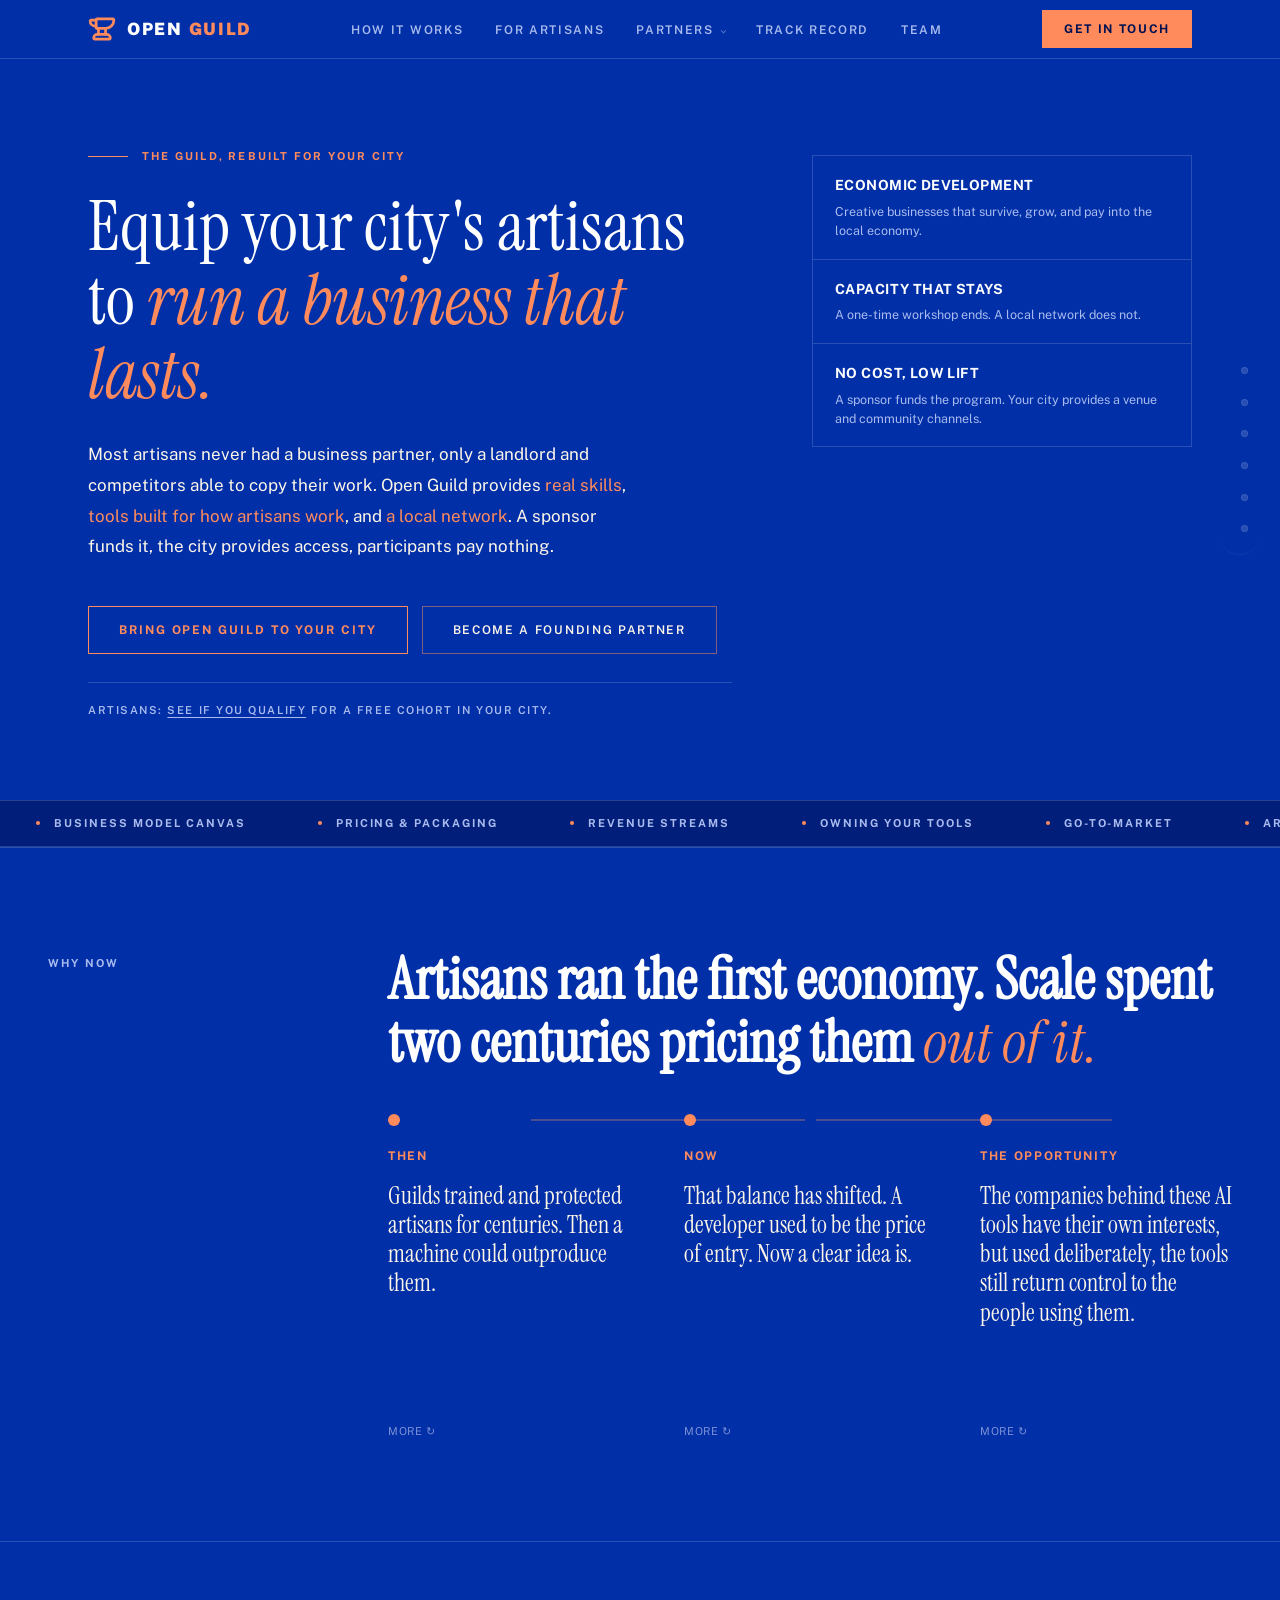
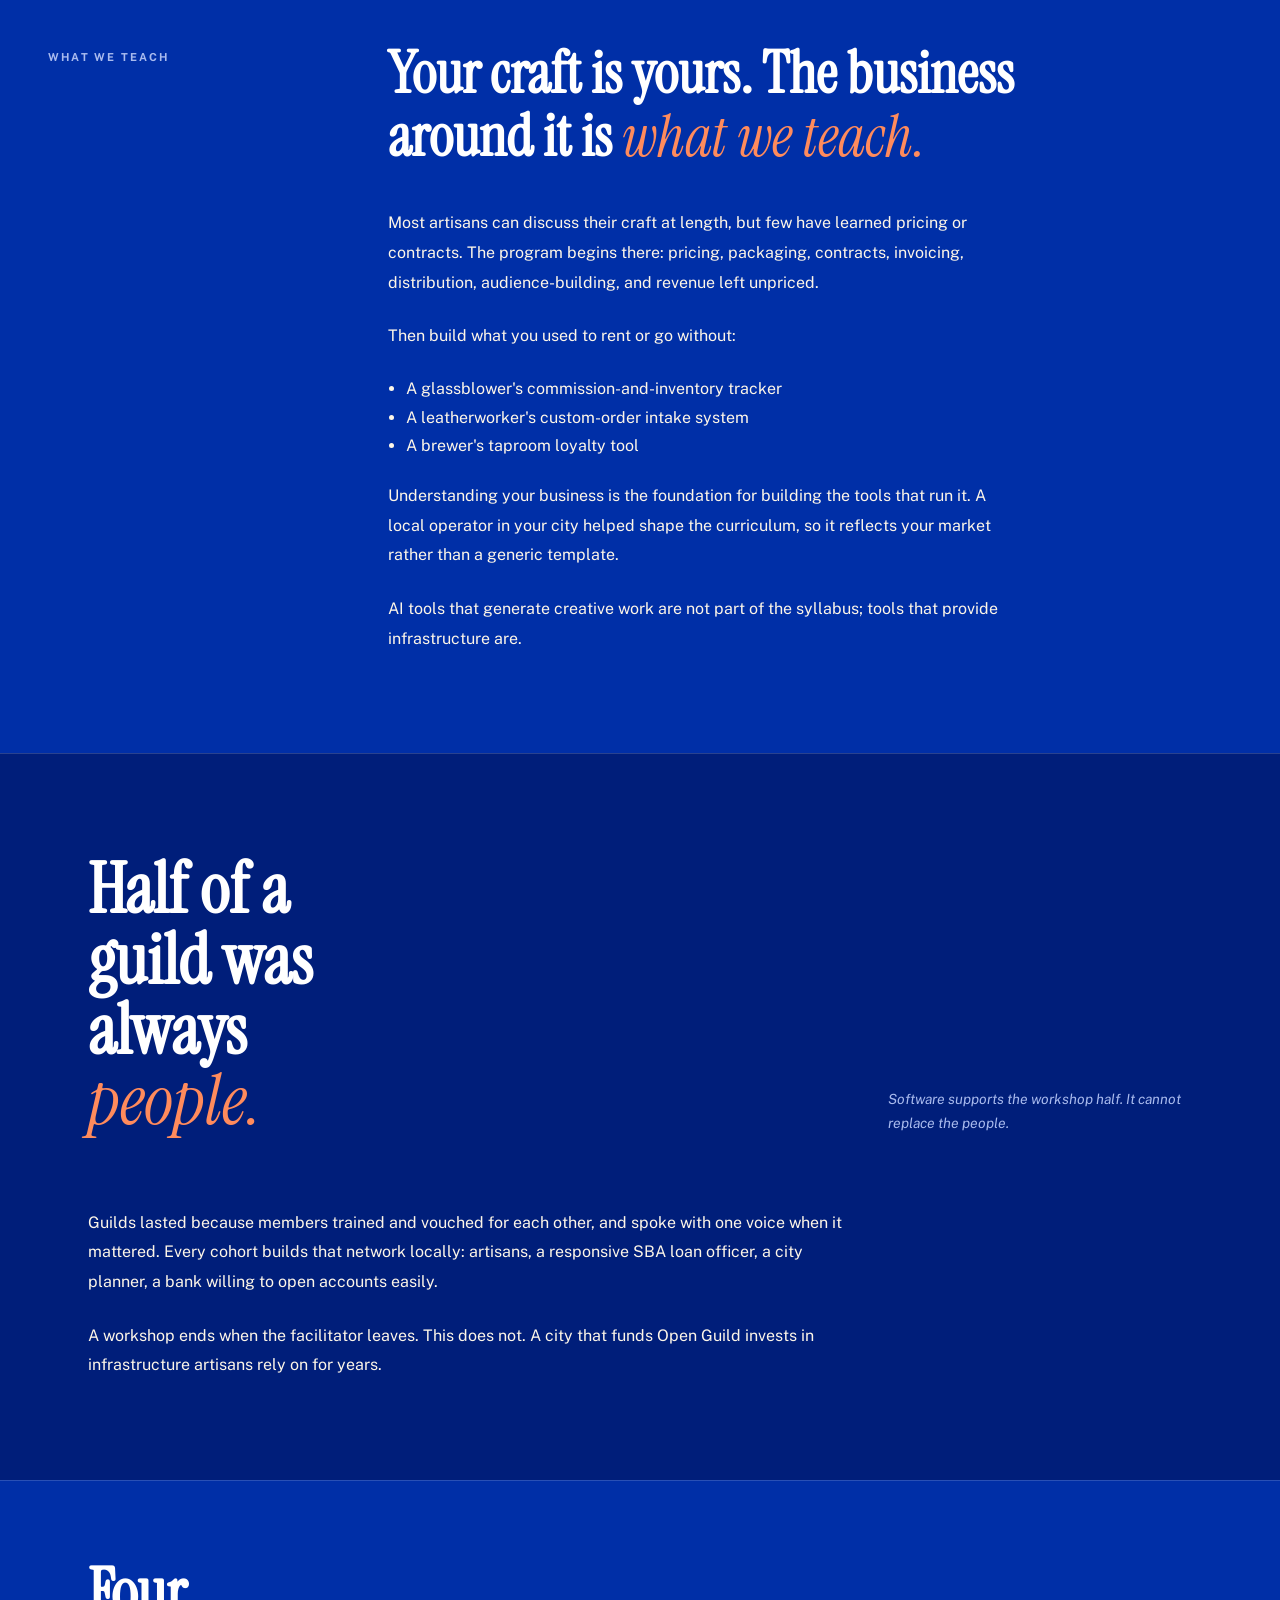
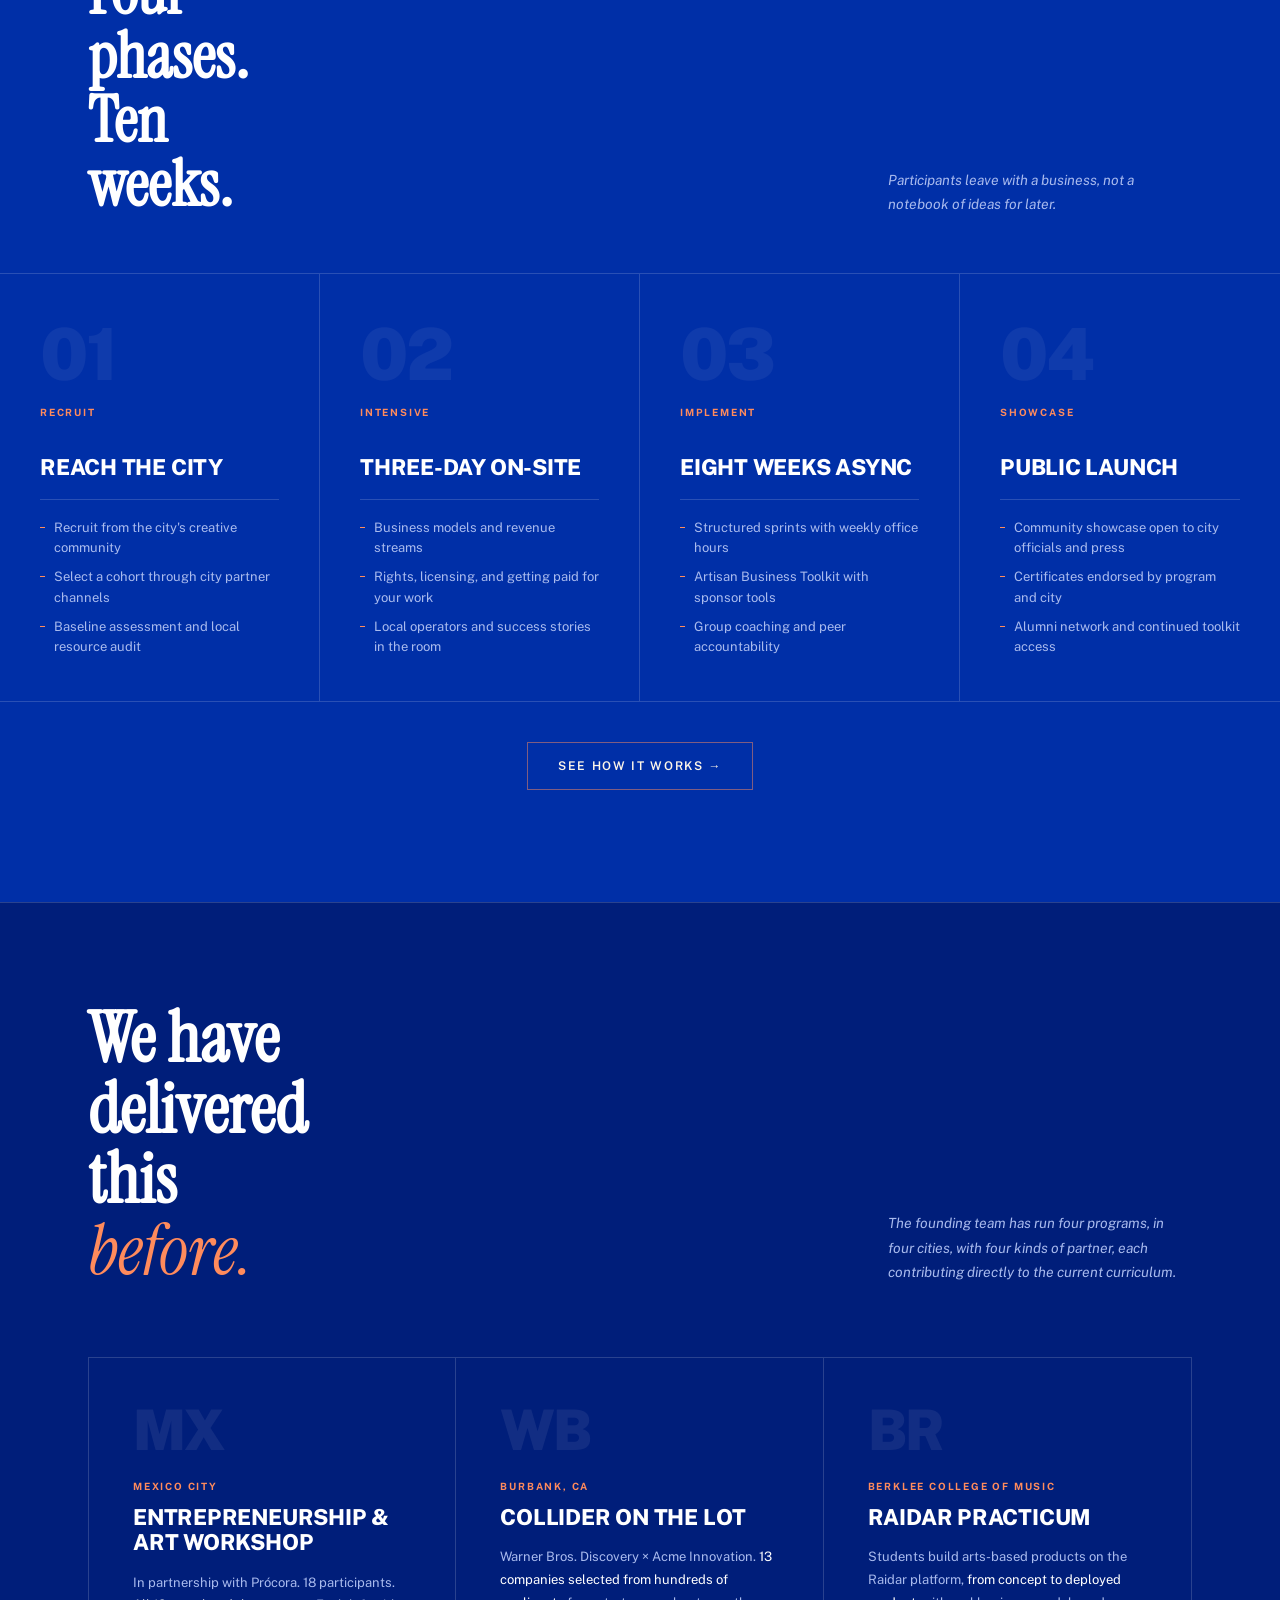
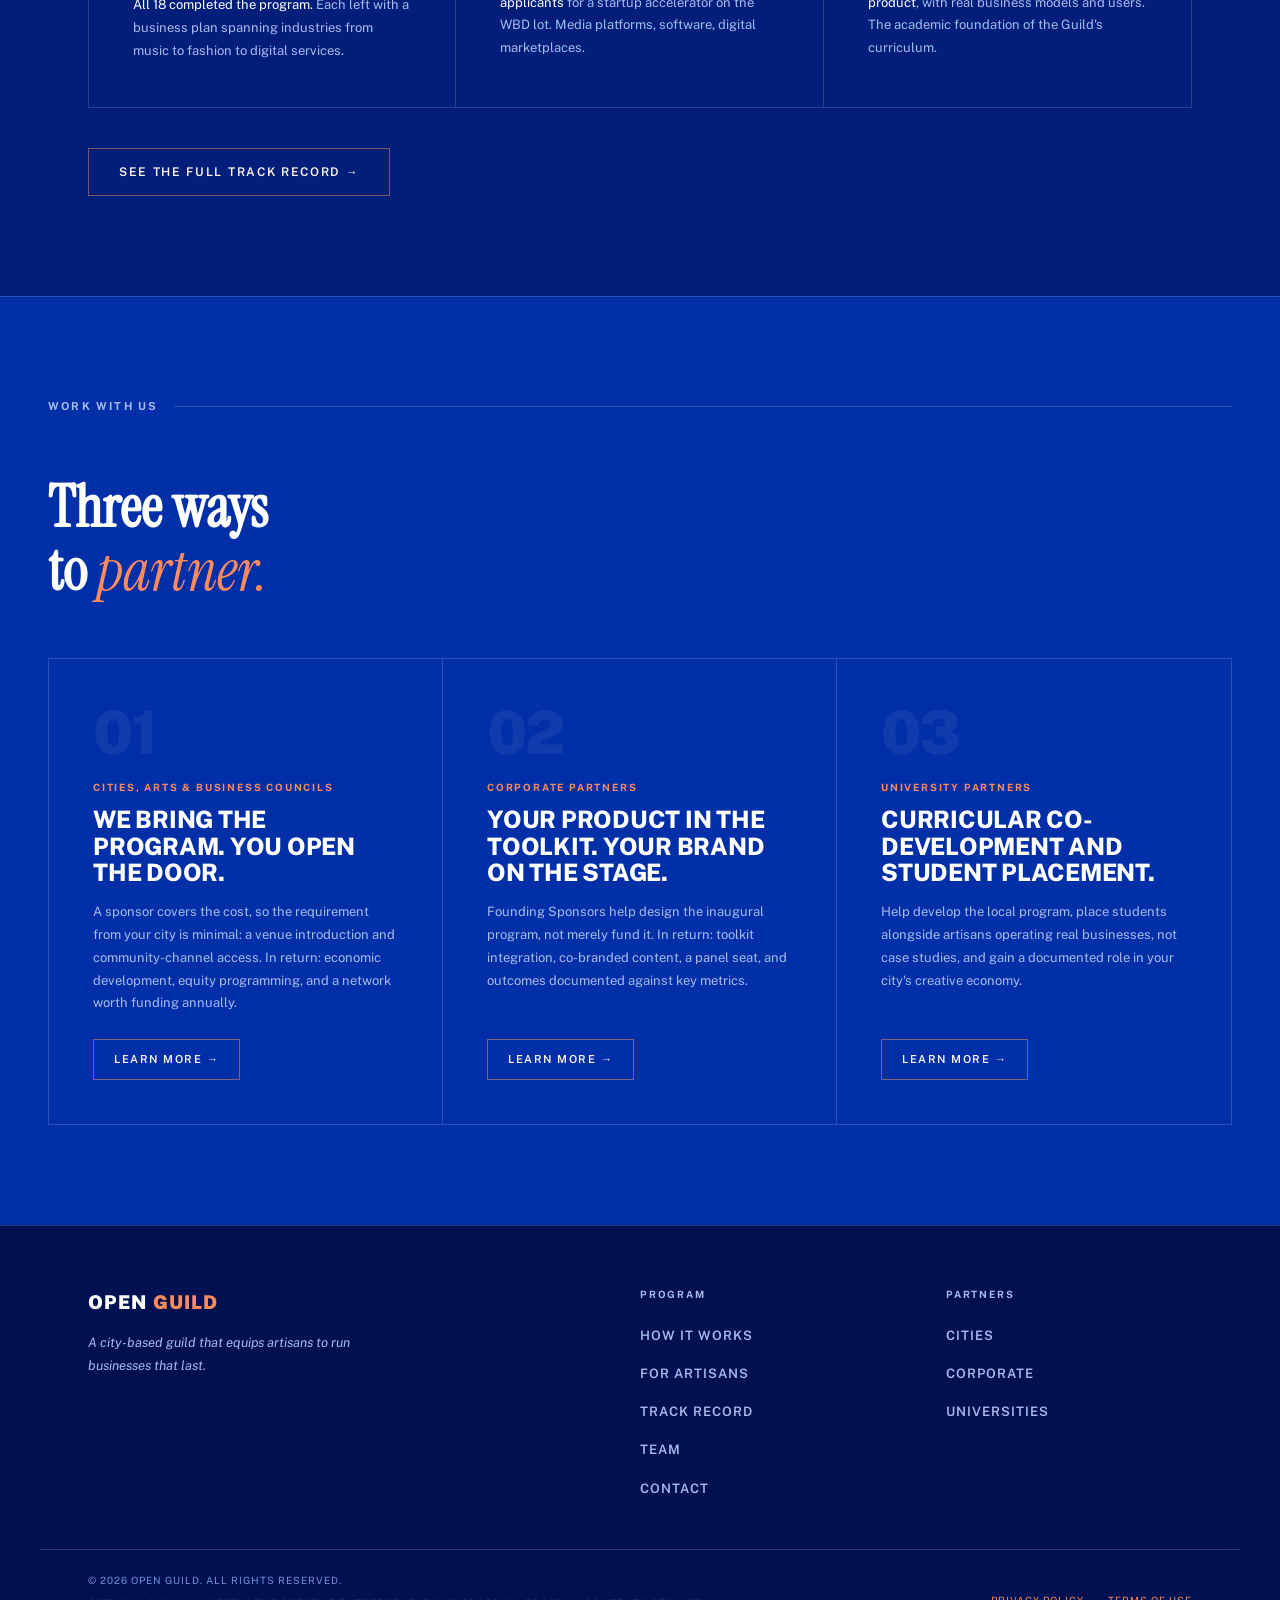
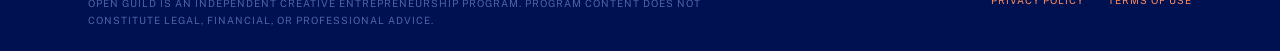
<file: index.html>
<!DOCTYPE html>
<html lang="en">
<head>
<meta charset="UTF-8">
<meta name="viewport" content="width=device-width, initial-scale=1.0">
<title>Open Guild — The guild, rebuilt for your city</title>
<meta property="og:title" content="Open Guild">
<meta property="og:description" content="Open Guild equips a city's artisans to run businesses that last. A sponsor funds the program, the city provides access, and participants pay nothing.">
<meta property="og:type" content="website">
<meta property="og:url" content="https://openguild.art/">
<meta name="twitter:card" content="summary_large_image">
<link rel="icon" type="image/svg+xml" href="/favicon.svg">
<link rel="apple-touch-icon" sizes="180x180" href="/apple-touch-icon.png">
<link rel="icon" type="image/png" sizes="32x32" href="/favicon-32.png">
<meta property="og:image" content="https://openguild.art/og-image.png">
<meta property="og:image:width" content="1200">
<meta property="og:image:height" content="630">
<meta property="og:image:alt" content="Open Guild - the guild, rebuilt for your city">
<meta name="twitter:image" content="https://openguild.art/og-image.png">
<link rel="preconnect" href="https://fonts.googleapis.com">
<link rel="preconnect" href="https://fonts.gstatic.com" crossorigin>
<link href="https://fonts.googleapis.com/css2?family=Instrument+Serif:ital@0;1&family=Public+Sans:ital,wght@0,400;0,500;0,700;1,400&display=swap" rel="stylesheet">
<link rel="stylesheet" href="styles.css">
</head>
<body>

<nav>
  <div class="nav-inner">
    <a href="/" class="wordmark"><img class="wordmark-mark" src="/logo.svg" alt="" width="28" height="24"><span>Open <em>Guild</em></span></a>
    <ul class="nav-links">
      <li><a href="how-it-works.html">How It Works</a></li>
        <li><a href="artisans.html">For Artisans</a></li>
      <li class="nav-dropdown-wrap">
        <a href="partners.html" class="has-dropdown">Partners</a>
        <ul class="nav-dropdown">
          <li><a href="cities.html">Cities</a></li>
          <li><a href="corporate.html">Corporate</a></li>
          <li><a href="universities.html">Universities</a></li>
        </ul>
      </li>
      <li><a href="track-record.html">Track Record</a></li>
      <li><a href="team.html">Team</a></li>
    </ul>
    <div class="nav-right">
      <a href="mailto:dan@openguild.art" class="nav-cta">Get in Touch</a>
      <button class="nav-hamburger" id="navToggle" aria-label="Menu">
        <span></span><span></span><span></span>
      </button>
    </div>
  </div>
  <div class="nav-mobile" id="navMobile">
    <ul>
      <li><a href="how-it-works.html">How It Works</a></li>
        <li><a href="artisans.html">For Artisans</a></li>
      <li><a href="partners.html">Partners</a></li>
      <li><a href="cities.html" class="sub">— Cities</a></li>
      <li><a href="corporate.html" class="sub">— Corporate</a></li>
      <li><a href="universities.html" class="sub">— Universities</a></li>
      <li><a href="track-record.html">Track Record</a></li>
      <li><a href="team.html">Team</a></li>
      <li><a href="mailto:dan@openguild.art">Get in Touch</a></li>
    </ul>
  </div>
</nav>

<!-- HERO -->
<div class="hero-wrap">
  <div>
    <div class="hero-kicker reveal">
      <span class="hero-kicker-line"></span>
      <span class="hero-kicker-text">The guild, rebuilt for your city</span>
    </div>
    <h1 class="hero-h1 reveal d1">
      Equip your city's artisans to <em>run a business that lasts.</em>
    </h1>
    <p class="hero-body reveal d2">
      Most artisans never had a business partner, only a landlord and competitors able to copy their work. Open Guild provides <span style="color:var(--coral);">real skills</span>, <span style="color:var(--coral);">tools built for how artisans work</span>, and <span style="color:var(--coral);">a local network</span>. A sponsor funds it, the city provides access, participants pay nothing.
    </p>
    <div class="hero-ctas reveal d3">
      <a href="cities.html" class="btn-y">Bring Open Guild to your city</a>
      <a href="partners.html" class="btn-ghost">Become a founding partner</a>
    </div>
    <p class="hero-note reveal d4" style="margin-top:28px;">Artisans: <a href="artisans.html" style="color:var(--muted);text-decoration:underline;text-underline-offset:3px;">see if you qualify</a> for a free cohort in your city.</p>
  </div>
  <div class="hero-stats reveal d2">
    <div class="hero-stat">
      <div class="stat-l">Economic Development</div>
      <div class="stat-d">Creative businesses that survive, grow, and pay into the local economy.</div>
    </div>
    <div class="hero-stat">
      <div class="stat-l">Capacity That Stays</div>
      <div class="stat-d">A one-time workshop ends. A local network does not.</div>
    </div>
    <div class="hero-stat">
      <div class="stat-l">No Cost, Low Lift</div>
      <div class="stat-d">A sponsor funds the program. Your city provides a venue and community channels.</div>
    </div>
  </div>
</div>

<!-- TICKER -->
<div class="ticker">
  <div class="ticker-track">
    <span class="ticker-item"><span class="ticker-dot"></span>Business Model Canvas</span>
    <span class="ticker-item"><span class="ticker-dot"></span>Pricing &amp; Packaging</span>
    <span class="ticker-item"><span class="ticker-dot"></span>Revenue Streams</span>
    <span class="ticker-item"><span class="ticker-dot"></span>Owning Your Tools</span>
    <span class="ticker-item"><span class="ticker-dot"></span>Go-to-Market</span>
    <span class="ticker-item"><span class="ticker-dot"></span>Artisan Business Toolkit</span>
    <span class="ticker-item"><span class="ticker-dot"></span>Rights &amp; Licensing</span>
    <span class="ticker-item"><span class="ticker-dot"></span>P&amp;L for Artisans</span>
    <span class="ticker-item"><span class="ticker-dot"></span>Contracts &amp; Invoicing</span>
    <span class="ticker-item"><span class="ticker-dot"></span>MVP to Market</span>
    <span class="ticker-item"><span class="ticker-dot"></span>Local Business Networks</span>
    <span class="ticker-item"><span class="ticker-dot"></span>Advocacy &amp; Organizing</span>
    <span class="ticker-item"><span class="ticker-dot"></span>Point-of-Sale, Built to Fit</span>
    <span class="ticker-item"><span class="ticker-dot"></span>AI-Assisted Tools</span>
    <span class="ticker-item"><span class="ticker-dot"></span>Business Model Canvas</span>
    <span class="ticker-item"><span class="ticker-dot"></span>Pricing &amp; Packaging</span>
    <span class="ticker-item"><span class="ticker-dot"></span>Revenue Streams</span>
    <span class="ticker-item"><span class="ticker-dot"></span>Owning Your Tools</span>
    <span class="ticker-item"><span class="ticker-dot"></span>Go-to-Market</span>
    <span class="ticker-item"><span class="ticker-dot"></span>Artisan Business Toolkit</span>
    <span class="ticker-item"><span class="ticker-dot"></span>Rights &amp; Licensing</span>
    <span class="ticker-item"><span class="ticker-dot"></span>P&amp;L for Artisans</span>
    <span class="ticker-item"><span class="ticker-dot"></span>Contracts &amp; Invoicing</span>
    <span class="ticker-item"><span class="ticker-dot"></span>Local Business Networks</span>
    <span class="ticker-item"><span class="ticker-dot"></span>Advocacy &amp; Organizing</span>
  </div>
</div>

<!-- WHY NOW -->
<div class="thesis-section" id="why-now">
  <div class="thesis-inner">
    <div class="thesis-left reveal">
      <span class="label">Why now</span>
    </div>
    <div>
      <h2 class="thesis-pull reveal d1">
        Artisans ran the first economy. Scale spent two centuries pricing them <em>out of it.</em>
      </h2>
      <div class="timeline-track reveal d2">
        <div class="timeline-step">
          <div class="timeline-dot"></div>
          <div class="timeline-line"></div>
          <div class="timeline-tag">Then</div>
          <div class="flip-card" tabindex="0" role="button" aria-expanded="false" aria-label="Then: expand for more detail">
            <div class="flip-card-inner">
              <div class="flip-face flip-front">
                <p class="flip-text">Guilds trained and protected artisans for centuries. Then a machine could outproduce them.</p>
                <span class="flip-hint">More ↻</span>
              </div>
              <div class="flip-face flip-back">
                <p class="flip-text">One power loom replaced twenty weavers. Running a business meant owning a factory or a back office, out of reach for most artisans.</p>
                <span class="flip-hint">Close ✕</span>
              </div>
            </div>
          </div>
        </div>
        <div class="timeline-step">
          <div class="timeline-dot"></div>
          <div class="timeline-line"></div>
          <div class="timeline-tag">Now</div>
          <div class="flip-card" tabindex="0" role="button" aria-expanded="false" aria-label="Now: expand for more detail">
            <div class="flip-card-inner">
              <div class="flip-face flip-front">
                <p class="flip-text">That balance has shifted. A developer used to be the price of entry. Now a clear idea is.</p>
                <span class="flip-hint">More ↻</span>
              </div>
              <div class="flip-face flip-back">
                <p class="flip-text">A florist can now build her own delivery tool, one she once hired an engineer for.</p>
                <span class="flip-hint">Close ✕</span>
              </div>
            </div>
          </div>
        </div>
        <div class="timeline-step">
          <div class="timeline-dot"></div>
          <div class="timeline-tag">The opportunity</div>
          <div class="flip-card" tabindex="0" role="button" aria-expanded="false" aria-label="The opportunity: expand for more detail">
            <div class="flip-card-inner">
              <div class="flip-face flip-front">
                <p class="flip-text">The companies behind these AI tools have their own interests, but used deliberately, the tools still return control to the people using them.</p>
                <span class="flip-hint">More ↻</span>
              </div>
              <div class="flip-face flip-back">
                <p class="flip-text">Artisans can now build and own infrastructure once too complex or costly to access. That is what Open Guild teaches, not generative content tools.</p>
                <span class="flip-hint">Close ✕</span>
              </div>
            </div>
          </div>
        </div>
      </div>
    </div>
  </div>
</div>


<!-- WHAT WE TEACH -->
<div class="thesis-section" id="what-we-teach">
  <div class="thesis-inner">
    <div class="thesis-left reveal">
      <span class="label">What we teach</span>
    </div>
    <div>
      <h2 class="thesis-pull reveal d1">
        Your craft is yours. The business<br>around it is <em>what we teach.</em>
      </h2>
      <div class="thesis-body reveal d2">
        <p>
          Most artisans can discuss their craft at length, but few have learned pricing or contracts. The program begins there: pricing, packaging, contracts, invoicing, distribution, audience-building, and revenue left unpriced.
        </p>
        <p>Then build what you used to rent or go without:</p>
        <ul style="margin:4px 0 20px 18px;font-family:var(--body);font-size:16px;line-height:1.8;list-style:disc;color:var(--off-white);">
          <li>A glassblower's commission-and-inventory tracker</li>
          <li>A leatherworker's custom-order intake system</li>
          <li>A brewer's taproom loyalty tool</li>
        </ul>
        <p>
          Understanding your business is the foundation for building the tools that run it. A local operator in your city helped shape the curriculum, so it reflects your market rather than a generic template.
        </p>
        <p>
          AI tools that generate creative work are not part of the syllabus; tools that provide infrastructure are.
        </p>
      </div>
    </div>
  </div>
</div>

<!-- THE NETWORK -->
<div class="shift-section" id="network">
  <div class="shift-inner">
    <div class="shift-header">
      <h2 class="shift-title reveal">Half of a<br>guild was<br>always<br><em>people.</em></h2>
      <p class="shift-sub reveal d1">Software supports the workshop half. It cannot replace the people.</p>
    </div>
    <div class="thesis-body reveal d2" style="max-width:760px;">
      <p>
        Guilds lasted because members trained and vouched for each other, and spoke with one voice when it mattered. Every cohort builds that network locally: artisans, a responsive SBA loan officer, a city planner, a bank willing to open accounts easily.
      </p>
      <p>
        A workshop ends when the facilitator leaves. This does not. A city that funds Open Guild invests in infrastructure artisans rely on for years.
      </p>
    </div>
  </div>
</div>

<!-- PROGRAM SUMMARY -->
<div class="phases-section" id="program">
  <div class="phases-header">
    <h2 class="phases-title reveal">Four<br>phases.<br>Ten<br>weeks.</h2>
    <p class="phases-intro reveal d1">Participants leave with a business, not a notebook of ideas for later.</p>
  </div>
  <div class="phases-grid">
    <div class="phase-card reveal">
      <div class="phase-n">01</div>
      <div class="phase-tag">Recruit</div>
      <div class="phase-name">Reach the city</div>
      <hr class="pr">
      <ul class="phase-items">
        <li>Recruit from the city's creative community</li>
        <li>Select a cohort through city partner channels</li>
        <li>Baseline assessment and local resource audit</li>
      </ul>
    </div>
    <div class="phase-card reveal d1">
      <div class="phase-n">02</div>
      <div class="phase-tag">Intensive</div>
      <div class="phase-name">Three-day on-site</div>
      <hr class="pr">
      <ul class="phase-items">
        <li>Business models and revenue streams</li>
        <li>Rights, licensing, and getting paid for your work</li>
        <li>Local operators and success stories in the room</li>
      </ul>
    </div>
    <div class="phase-card reveal d2">
      <div class="phase-n">03</div>
      <div class="phase-tag">Implement</div>
      <div class="phase-name">Eight weeks async</div>
      <hr class="pr">
      <ul class="phase-items">
        <li>Structured sprints with weekly office hours</li>
        <li>Artisan Business Toolkit with sponsor tools</li>
        <li>Group coaching and peer accountability</li>
      </ul>
    </div>
    <div class="phase-card reveal d3">
      <div class="phase-n">04</div>
      <div class="phase-tag">Showcase</div>
      <div class="phase-name">Public launch</div>
      <hr class="pr">
      <ul class="phase-items">
        <li>Community showcase open to city officials and press</li>
        <li>Certificates endorsed by program and city</li>
        <li>Alumni network and continued toolkit access</li>
      </ul>
    </div>
  </div>
  <div style="padding:40px 48px;border-top:0.5px solid var(--rule);text-align:center;">
    <a href="how-it-works.html" class="btn-ghost">See how it works →</a>
  </div>
</div>

<!-- TRACK RECORD PREVIEW -->
<div class="shift-section" id="track-record">
  <div class="shift-inner">
    <div class="shift-header">
      <h2 class="shift-title reveal">We have<br>delivered<br>this<br><em>before.</em></h2>
      <p class="shift-sub reveal d1">The founding team has run four programs, in four cities, with four kinds of partner, each contributing directly to the current curriculum.</p>
    </div>
    <div class="shift-grid">
      <div class="shift-card reveal">
        <div class="shift-card-num">MX</div>
        <div class="shift-card-tag">Mexico City</div>
        <div class="shift-card-title">Entrepreneurship &amp; Art Workshop</div>
        <p class="shift-card-body">In partnership with Prócora. 18 participants. <strong>All 18 completed the program.</strong> Each left with a business plan spanning industries from music to fashion to digital services.</p>
      </div>
      <div class="shift-card reveal d1">
        <div class="shift-card-num">WB</div>
        <div class="shift-card-tag">Burbank, CA</div>
        <div class="shift-card-title">Collider On The Lot</div>
        <p class="shift-card-body">Warner Bros. Discovery × Acme Innovation. <strong>13 companies selected from hundreds of applicants</strong> for a startup accelerator on the WBD lot. Media platforms, software, digital marketplaces.</p>
      </div>
      <div class="shift-card reveal d2">
        <div class="shift-card-num">BR</div>
        <div class="shift-card-tag">Berklee College of Music</div>
        <div class="shift-card-title">Raidar Practicum</div>
        <p class="shift-card-body">Students build arts-based products on the Raidar platform, <strong>from concept to deployed product</strong>, with real business models and users. The academic foundation of the Guild's curriculum.</p>
      </div>
    </div>
    <div style="margin-top:40px;">
      <a href="track-record.html" class="btn-ghost">See the full track record →</a>
    </div>
  </div>
</div>

<!-- PARTNER ROUTING -->
<div class="section" id="partner-up" style="border-top:0.5px solid var(--rule);">
  <div class="section-inner">
    <div class="sh reveal"><span class="sl">Work with us</span></div>
    <h2 class="thesis-pull reveal d1" style="margin-bottom:56px;">Three ways<br>to <em>partner.</em></h2>
    <div class="pillars">
      <div class="pillar reveal">
        <div class="pillar-num">01</div>
        <div class="pillar-tag">Cities, Arts &amp; Business Councils</div>
        <div class="pillar-title">We bring the program. You open the door.</div>
        <p class="pillar-body">A sponsor covers the cost, so the requirement from your city is minimal: a venue introduction and community-channel access. In return: economic development, equity programming, and a network worth funding annually.</p>
        <div style="margin-top:24px;"><a href="cities.html" class="btn-ghost" style="font-size:11px;padding:10px 20px;">Learn more →</a></div>
      </div>
      <div class="pillar reveal d1">
        <div class="pillar-num">02</div>
        <div class="pillar-tag">Corporate Partners</div>
        <div class="pillar-title">Your product in the toolkit. Your brand on the stage.</div>
        <p class="pillar-body">Founding Sponsors help design the inaugural program, not merely fund it. In return: toolkit integration, co-branded content, a panel seat, and outcomes documented against key metrics.</p>
        <div style="margin-top:24px;"><a href="corporate.html" class="btn-ghost" style="font-size:11px;padding:10px 20px;">Learn more →</a></div>
      </div>
      <div class="pillar reveal d2">
        <div class="pillar-num">03</div>
        <div class="pillar-tag">University Partners</div>
        <div class="pillar-title">Curricular co-development and student placement.</div>
        <p class="pillar-body">Help develop the local program, place students alongside artisans operating real businesses, not case studies, and gain a documented role in your city's creative economy.</p>
        <div style="margin-top:24px;"><a href="universities.html" class="btn-ghost" style="font-size:11px;padding:10px 20px;">Learn more →</a></div>
      </div>
    </div>
  </div>
</div>

<footer>
  <div class="footer-inner">
    <div>
      <div class="footer-mark">Open <em>Guild</em></div>
      <p class="footer-tagline">A city-based guild that equips artisans to run businesses that last.</p>
    </div>
    <div>
      <div class="footer-col-h">Program</div>
      <ul class="footer-links">
        <li><a href="how-it-works.html">How It Works</a></li>
        <li><a href="artisans.html">For Artisans</a></li>
        <li><a href="track-record.html">Track Record</a></li>
        <li><a href="team.html">Team</a></li>
        <li><a href="mailto:dan@openguild.art">Contact</a></li>
      </ul>
    </div>
    <div>
      <div class="footer-col-h">Partners</div>
      <ul class="footer-links">
        <li><a href="cities.html">Cities</a></li>
        <li><a href="corporate.html">Corporate</a></li>
        <li><a href="universities.html">Universities</a></li>
      </ul>
    </div>
  </div>
  <div class="footer-bottom">
    <div class="footer-legal-group">
      <span class="footer-legal">© 2026 Open Guild. All rights reserved.</span>
      <span class="footer-legal" style="opacity:0.65;">Open Guild is an independent creative entrepreneurship program. Program content does not constitute legal, financial, or professional advice.</span>
    </div>
    <div class="footer-legal-links">
      <a href="privacy.html" class="footer-legal">Privacy Policy</a>
      <a href="terms.html" class="footer-legal">Terms of Use</a>
    </div>
  </div>
</footer>

<nav class="toc-rail" id="tocRail" aria-label="Page sections">
  <a class="toc-item" href="#why-now"><span class="toc-label">Why Now</span><span class="toc-dot"></span></a>
  <a class="toc-item" href="#what-we-teach"><span class="toc-label">What We Teach</span><span class="toc-dot"></span></a>
  <a class="toc-item" href="#network"><span class="toc-label">The Network</span><span class="toc-dot"></span></a>
  <a class="toc-item" href="#program"><span class="toc-label">Four Phases</span><span class="toc-dot"></span></a>
  <a class="toc-item" href="#track-record"><span class="toc-label">Track Record</span><span class="toc-dot"></span></a>
  <a class="toc-item" href="#partner-up"><span class="toc-label">Partner Up</span><span class="toc-dot"></span></a>
</nav>
<button class="back-to-top" id="backToTop" aria-label="Back to top">
  <svg viewBox="0 0 24 24" fill="none" stroke="currentColor" stroke-width="2" stroke-linecap="round" stroke-linejoin="round"><path d="M12 19V5"/><path d="M5 12l7-7 7 7"/></svg>
</button>

<script>
const obs = new IntersectionObserver((entries) => {
  entries.forEach(e => { if (e.isIntersecting) { e.target.classList.add('in'); obs.unobserve(e.target); } });
}, { threshold: 0.08 });
document.querySelectorAll('.reveal').forEach(el => obs.observe(el));
const toggle = document.getElementById('navToggle');
const mobile = document.getElementById('navMobile');
if (toggle && mobile) {
  toggle.addEventListener('click', () => {
    mobile.classList.toggle('open');
    toggle.classList.toggle('open');
  });
}

const tocItems = document.querySelectorAll('.toc-item');
if (tocItems.length) {
  const tocSections = Array.from(tocItems).map(a => document.querySelector(a.getAttribute('href')));
  function updateTocActive() {
    let current = -1;
    tocSections.forEach((sec, i) => { if (sec && sec.getBoundingClientRect().top <= 160) current = i; });
    tocItems.forEach((a, i) => a.classList.toggle('active', i === current));
  }
  window.addEventListener('scroll', updateTocActive, { passive: true });
  updateTocActive();
  tocItems.forEach(a => {
    a.addEventListener('click', (e) => {
      e.preventDefault();
      const target = document.querySelector(a.getAttribute('href'));
      if (target) target.scrollIntoView({ behavior: 'smooth', block: 'start' });
    });
  });
}

const backToTop = document.getElementById('backToTop');
if (backToTop) {
  window.addEventListener('scroll', () => {
    backToTop.classList.toggle('visible', window.scrollY > 500);
  }, { passive: true });
  backToTop.addEventListener('click', () => window.scrollTo({ top: 0, behavior: 'smooth' }));
}

const canHover = window.matchMedia('(hover: hover) and (pointer: fine)').matches;
function setStepActive(step, active) {
  const dot = step.querySelector('.timeline-dot');
  if (dot) dot.classList.toggle('dot-active', active);
  const line = step.querySelector('.timeline-line');
  if (line) line.classList.toggle('line-active', active);
  const prevLine = step.previousElementSibling && step.previousElementSibling.querySelector('.timeline-line');
  if (prevLine) prevLine.classList.toggle('line-active', active);
}
document.querySelectorAll('.timeline-step').forEach(step => {
  const card = step.querySelector('.flip-card');
  if (!card) return;
  if (canHover) {
    card.addEventListener('mouseenter', () => setStepActive(step, true));
    card.addEventListener('mouseleave', () => setStepActive(step, false));
    card.addEventListener('focus', () => setStepActive(step, true));
    card.addEventListener('blur', () => setStepActive(step, false));
  } else {
    card.addEventListener('click', () => {
      const willOpen = !card.classList.contains('flipped');
      card.classList.toggle('flipped', willOpen);
      card.setAttribute('aria-expanded', String(willOpen));
      setStepActive(step, willOpen);
    });
  }
});
</script>
</body>
</html>
</file>
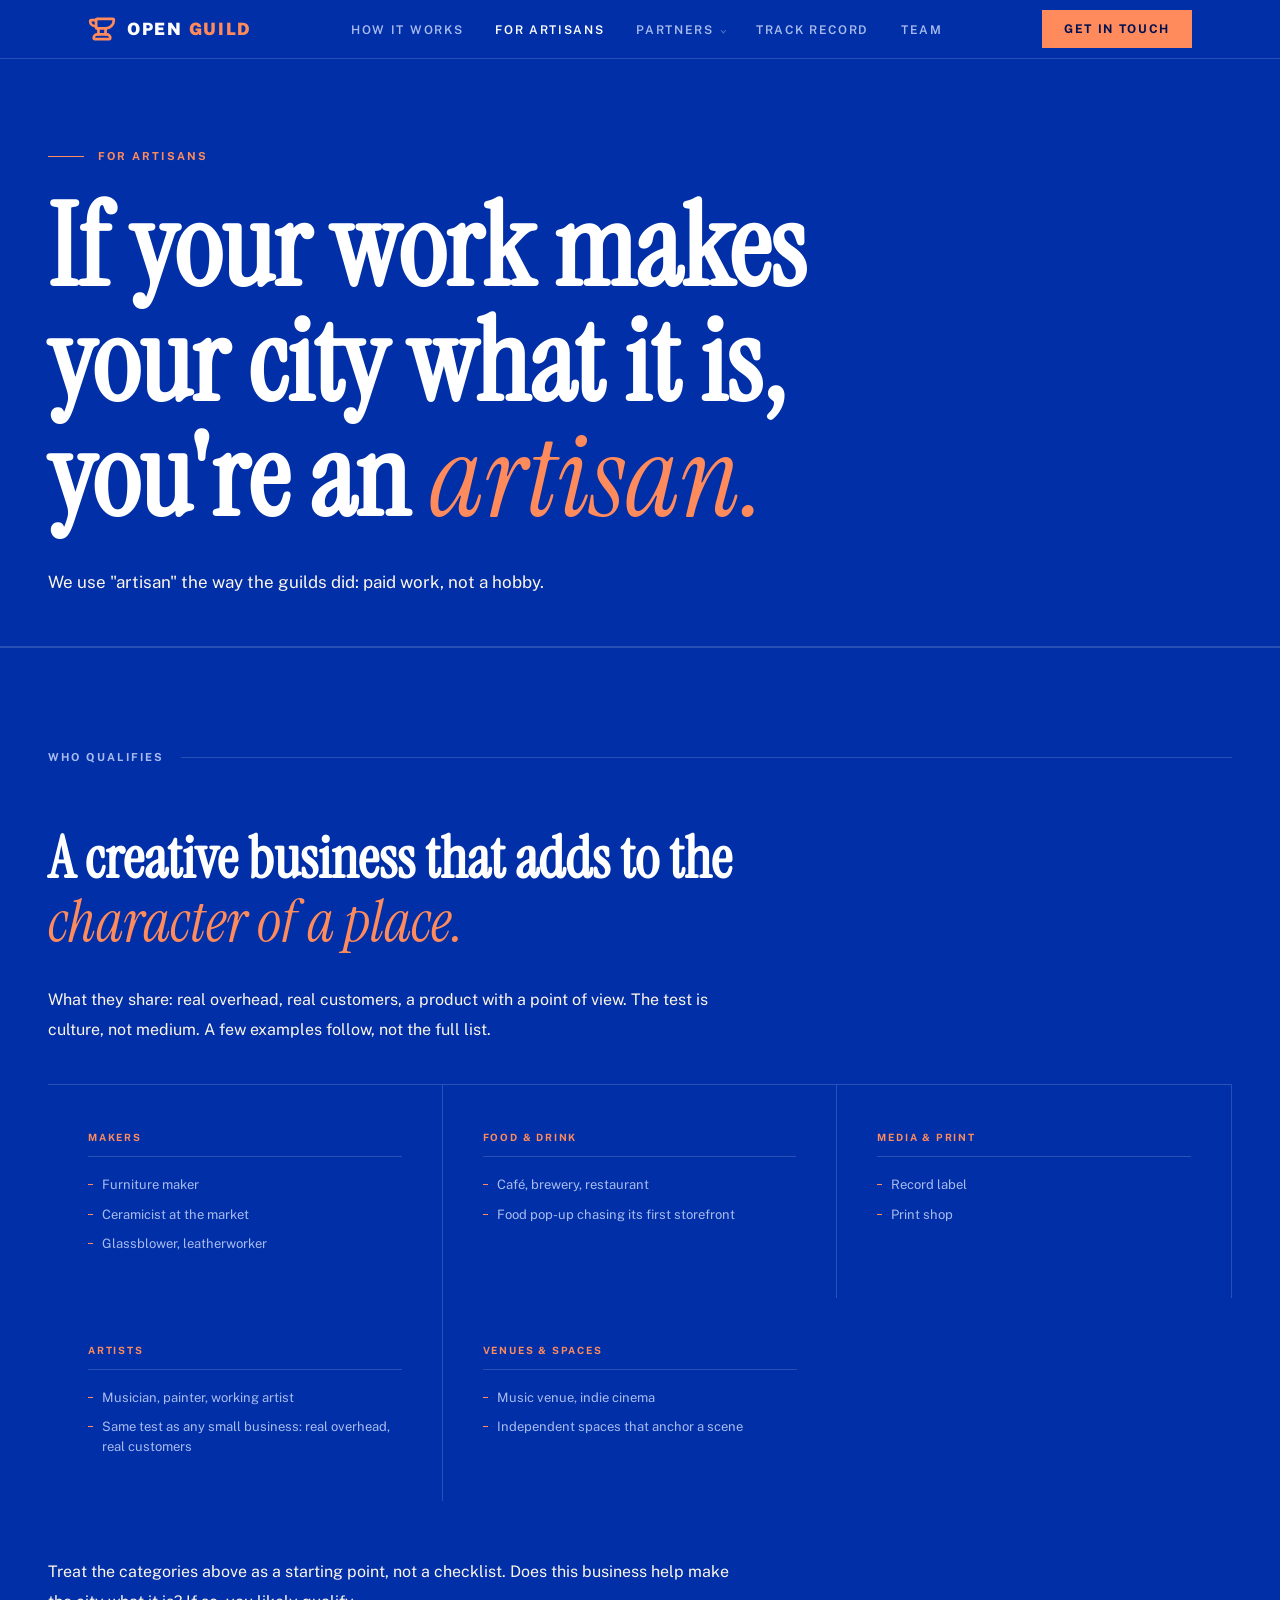
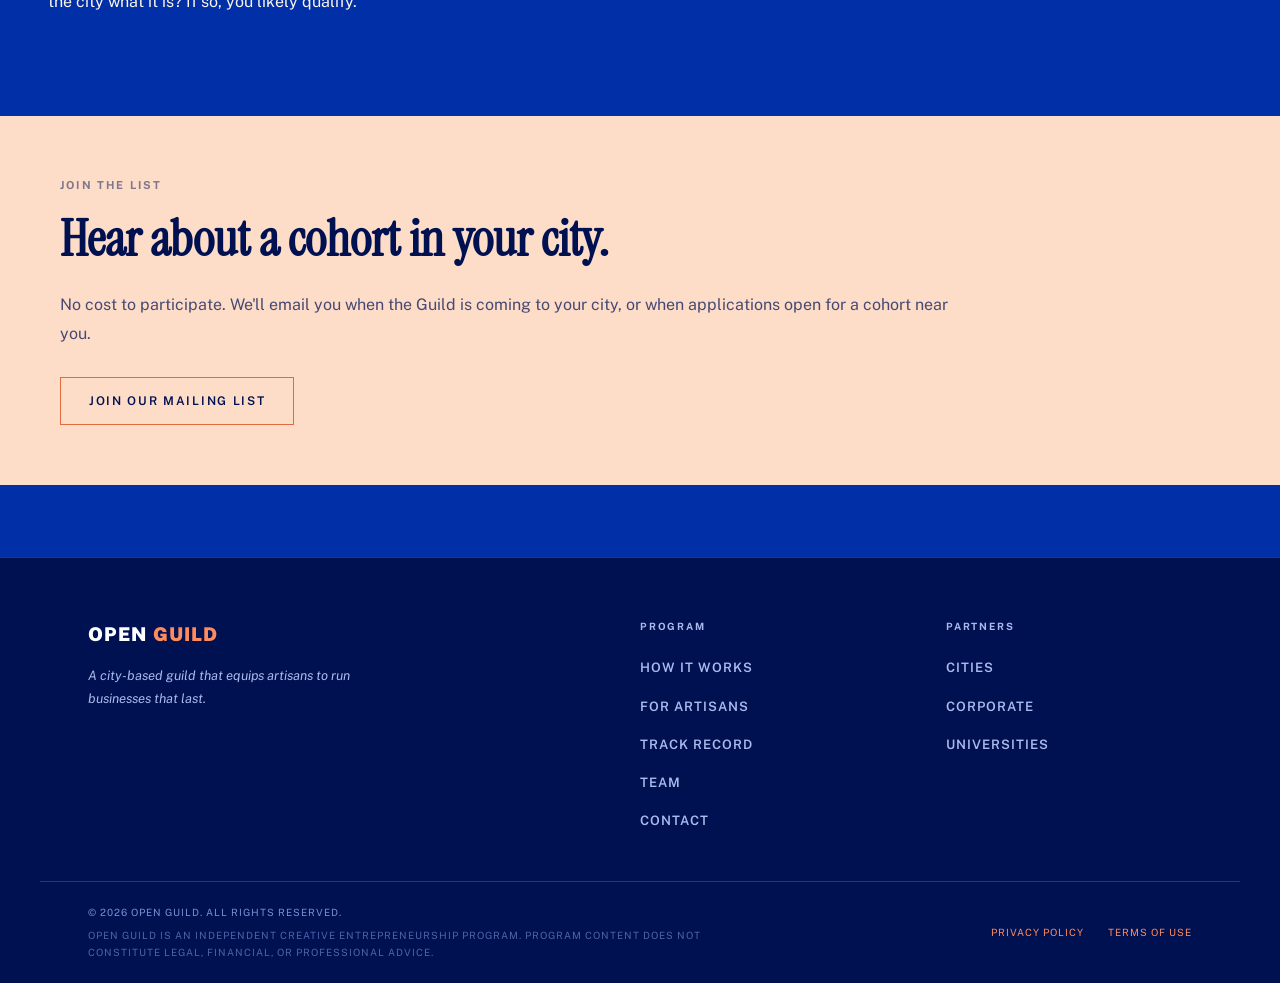
<file: artisans.html>
<!DOCTYPE html>
<html lang="en">
<head>
<meta charset="UTF-8">
<meta name="viewport" content="width=device-width, initial-scale=1.0">
<title>For Artisans — Open Guild</title>
<meta property="og:title" content="For Artisans — Open Guild">
<meta property="og:description" content="If your work makes your city what it is, you're an artisan. See if you qualify for a free cohort in your city.">
<meta property="og:type" content="website">
<meta name="twitter:card" content="summary_large_image">
<link rel="icon" type="image/svg+xml" href="/favicon.svg">
<link rel="apple-touch-icon" sizes="180x180" href="/apple-touch-icon.png">
<link rel="icon" type="image/png" sizes="32x32" href="/favicon-32.png">
<meta property="og:image" content="https://openguild.art/og-image.png">
<meta property="og:image:width" content="1200">
<meta property="og:image:height" content="630">
<meta property="og:image:alt" content="Open Guild - the guild, rebuilt for your city">
<meta name="twitter:image" content="https://openguild.art/og-image.png">
<link rel="preconnect" href="https://fonts.googleapis.com">
<link rel="preconnect" href="https://fonts.gstatic.com" crossorigin>
<link href="https://fonts.googleapis.com/css2?family=Instrument+Serif:ital@0;1&family=Public+Sans:ital,wght@0,400;0,500;0,700;1,400&display=swap" rel="stylesheet">
<link rel="stylesheet" href="styles.css">
</head>
<body>

<nav>
  <div class="nav-inner">
    <a href="/" class="wordmark"><img class="wordmark-mark" src="/logo.svg" alt="" width="28" height="24"><span>Open <em>Guild</em></span></a>
    <ul class="nav-links">
      <li><a href="how-it-works.html">How It Works</a></li>
      <li><a href="artisans.html" class="active">For Artisans</a></li>
      <li class="nav-dropdown-wrap">
        <a href="partners.html" class="has-dropdown">Partners</a>
        <ul class="nav-dropdown">
          <li><a href="cities.html">Cities</a></li>
          <li><a href="corporate.html">Corporate</a></li>
          <li><a href="universities.html">Universities</a></li>
        </ul>
      </li>
      <li><a href="track-record.html">Track Record</a></li>
      <li><a href="team.html">Team</a></li>
    </ul>
    <div class="nav-right">
      <a href="mailto:dan@openguild.art" class="nav-cta">Get in Touch</a>
      <button class="nav-hamburger" id="navToggle" aria-label="Menu">
        <span></span><span></span><span></span>
      </button>
    </div>
  </div>
  <div class="nav-mobile" id="navMobile">
    <ul>
      <li><a href="how-it-works.html">How It Works</a></li>
      <li><a href="artisans.html">For Artisans</a></li>
      <li><a href="partners.html">Partners</a></li>
      <li><a href="cities.html" class="sub">— Cities</a></li>
      <li><a href="corporate.html" class="sub">— Corporate</a></li>
      <li><a href="universities.html" class="sub">— Universities</a></li>
      <li><a href="track-record.html">Track Record</a></li>
      <li><a href="team.html">Team</a></li>
      <li><a href="mailto:dan@openguild.art">Get in Touch</a></li>
    </ul>
  </div>
</nav>

<!-- HERO -->
<div class="cs-hero">
  <div class="cs-hero-inner">
    <div class="hero-kicker reveal">
      <span class="kl"></span>
      <span class="kt">For Artisans</span>
    </div>
    <h1 class="cs-hero-h1 reveal d1">If your work makes<br>your city what it is,<br>you're an <em>artisan.</em></h1>
    <p class="cs-hero-lede reveal d2">We use "artisan" the way the guilds did: paid work, not a hobby.</p>
  </div>
</div>

<!-- WHO QUALIFIES -->
<div class="section">
  <div class="section-inner">
    <div class="sh reveal"><span class="sl">Who qualifies</span></div>
    <h2 class="thesis-pull reveal d1" style="margin-bottom:32px;max-width:800px;">A creative business that adds to the <em>character of a place.</em></h2>
    <div class="thesis-body reveal d2" style="max-width:700px;margin-bottom:40px;">
      <p>What they share: real overhead, real customers, a product with a point of view. The test is culture, not medium. A few examples follow, not the full list.</p>
    </div>
    <div class="phases-grid cols-3" style="margin-bottom:56px;">
      <div class="phase-card reveal">
        <div class="phase-tag">Makers</div>
        <hr class="pr">
        <ul class="phase-items">
          <li>Furniture maker</li>
          <li>Ceramicist at the market</li>
          <li>Glassblower, leatherworker</li>
        </ul>
      </div>
      <div class="phase-card reveal d1">
        <div class="phase-tag">Food &amp; drink</div>
        <hr class="pr">
        <ul class="phase-items">
          <li>Café, brewery, restaurant</li>
          <li>Food pop-up chasing its first storefront</li>
        </ul>
      </div>
      <div class="phase-card reveal d2">
        <div class="phase-tag">Media &amp; print</div>
        <hr class="pr">
        <ul class="phase-items">
          <li>Record label</li>
          <li>Print shop</li>
        </ul>
      </div>
      <div class="phase-card reveal d3">
        <div class="phase-tag">Artists</div>
        <hr class="pr">
        <ul class="phase-items">
          <li>Musician, painter, working artist</li>
          <li>Same test as any small business: real overhead, real customers</li>
        </ul>
      </div>
      <div class="phase-card reveal d4">
        <div class="phase-tag">Venues &amp; spaces</div>
        <hr class="pr">
        <ul class="phase-items">
          <li>Music venue, indie cinema</li>
          <li>Independent spaces that anchor a scene</li>
        </ul>
      </div>
    </div>
    <div class="thesis-body reveal d3" style="max-width:700px;">
      <p>Treat the categories above as a starting point, not a checklist. Does this business help make the city what it is? If so, you likely qualify.</p>
    </div>
  </div>
</div>

<!-- CTA -->
<div class="ask-box">
  <div class="ask-inner">
    <div class="ask-label">Join the list</div>
    <h2 class="ask-h">Hear about a cohort in your city.</h2>
    <p class="ask-body" style="margin-bottom:28px;">No cost to participate. We'll email you when the Guild is coming to your city, or when applications open for a cohort near you.</p>
    <a href="mailto:dan@openguild.art" class="btn-outline-dk">Join our mailing list</a>
  </div>
</div>

<footer>
  <div class="footer-inner">
    <div>
      <div class="footer-mark">Open <em>Guild</em></div>
      <p class="footer-tagline">A city-based guild that equips artisans to run businesses that last.</p>
    </div>
    <div>
      <div class="footer-col-h">Program</div>
      <ul class="footer-links">
        <li><a href="how-it-works.html">How It Works</a></li>
        <li><a href="artisans.html">For Artisans</a></li>
        <li><a href="track-record.html">Track Record</a></li>
        <li><a href="team.html">Team</a></li>
        <li><a href="mailto:dan@openguild.art">Contact</a></li>
      </ul>
    </div>
    <div>
      <div class="footer-col-h">Partners</div>
      <ul class="footer-links">
        <li><a href="cities.html">Cities</a></li>
        <li><a href="corporate.html">Corporate</a></li>
        <li><a href="universities.html">Universities</a></li>
      </ul>
    </div>
  </div>
  <div class="footer-bottom">
    <div class="footer-legal-group">
      <span class="footer-legal">© 2026 Open Guild. All rights reserved.</span>
      <span class="footer-legal" style="opacity:0.65;">Open Guild is an independent creative entrepreneurship program. Program content does not constitute legal, financial, or professional advice.</span>
    </div>
    <div class="footer-legal-links">
      <a href="privacy.html" class="footer-legal">Privacy Policy</a>
      <a href="terms.html" class="footer-legal">Terms of Use</a>
    </div>
  </div>
</footer>

<button class="back-to-top" id="backToTop" aria-label="Back to top">
  <svg viewBox="0 0 24 24" fill="none" stroke="currentColor" stroke-width="2" stroke-linecap="round" stroke-linejoin="round"><path d="M12 19V5"/><path d="M5 12l7-7 7 7"/></svg>
</button>

<script>
const obs = new IntersectionObserver((entries) => {
  entries.forEach(e => { if (e.isIntersecting) { e.target.classList.add('in'); obs.unobserve(e.target); } });
}, { threshold: 0.08 });
document.querySelectorAll('.reveal').forEach(el => obs.observe(el));
const toggle = document.getElementById('navToggle');
const mobile = document.getElementById('navMobile');
if (toggle && mobile) {
  toggle.addEventListener('click', () => {
    mobile.classList.toggle('open');
    toggle.classList.toggle('open');
  });

}

const backToTop = document.getElementById('backToTop');
if (backToTop) {
  window.addEventListener('scroll', () => {
    backToTop.classList.toggle('visible', window.scrollY > 500);
  }, { passive: true });
  backToTop.addEventListener('click', () => window.scrollTo({ top: 0, behavior: 'smooth' }));
}
</script>
</body>
</html>
</file>
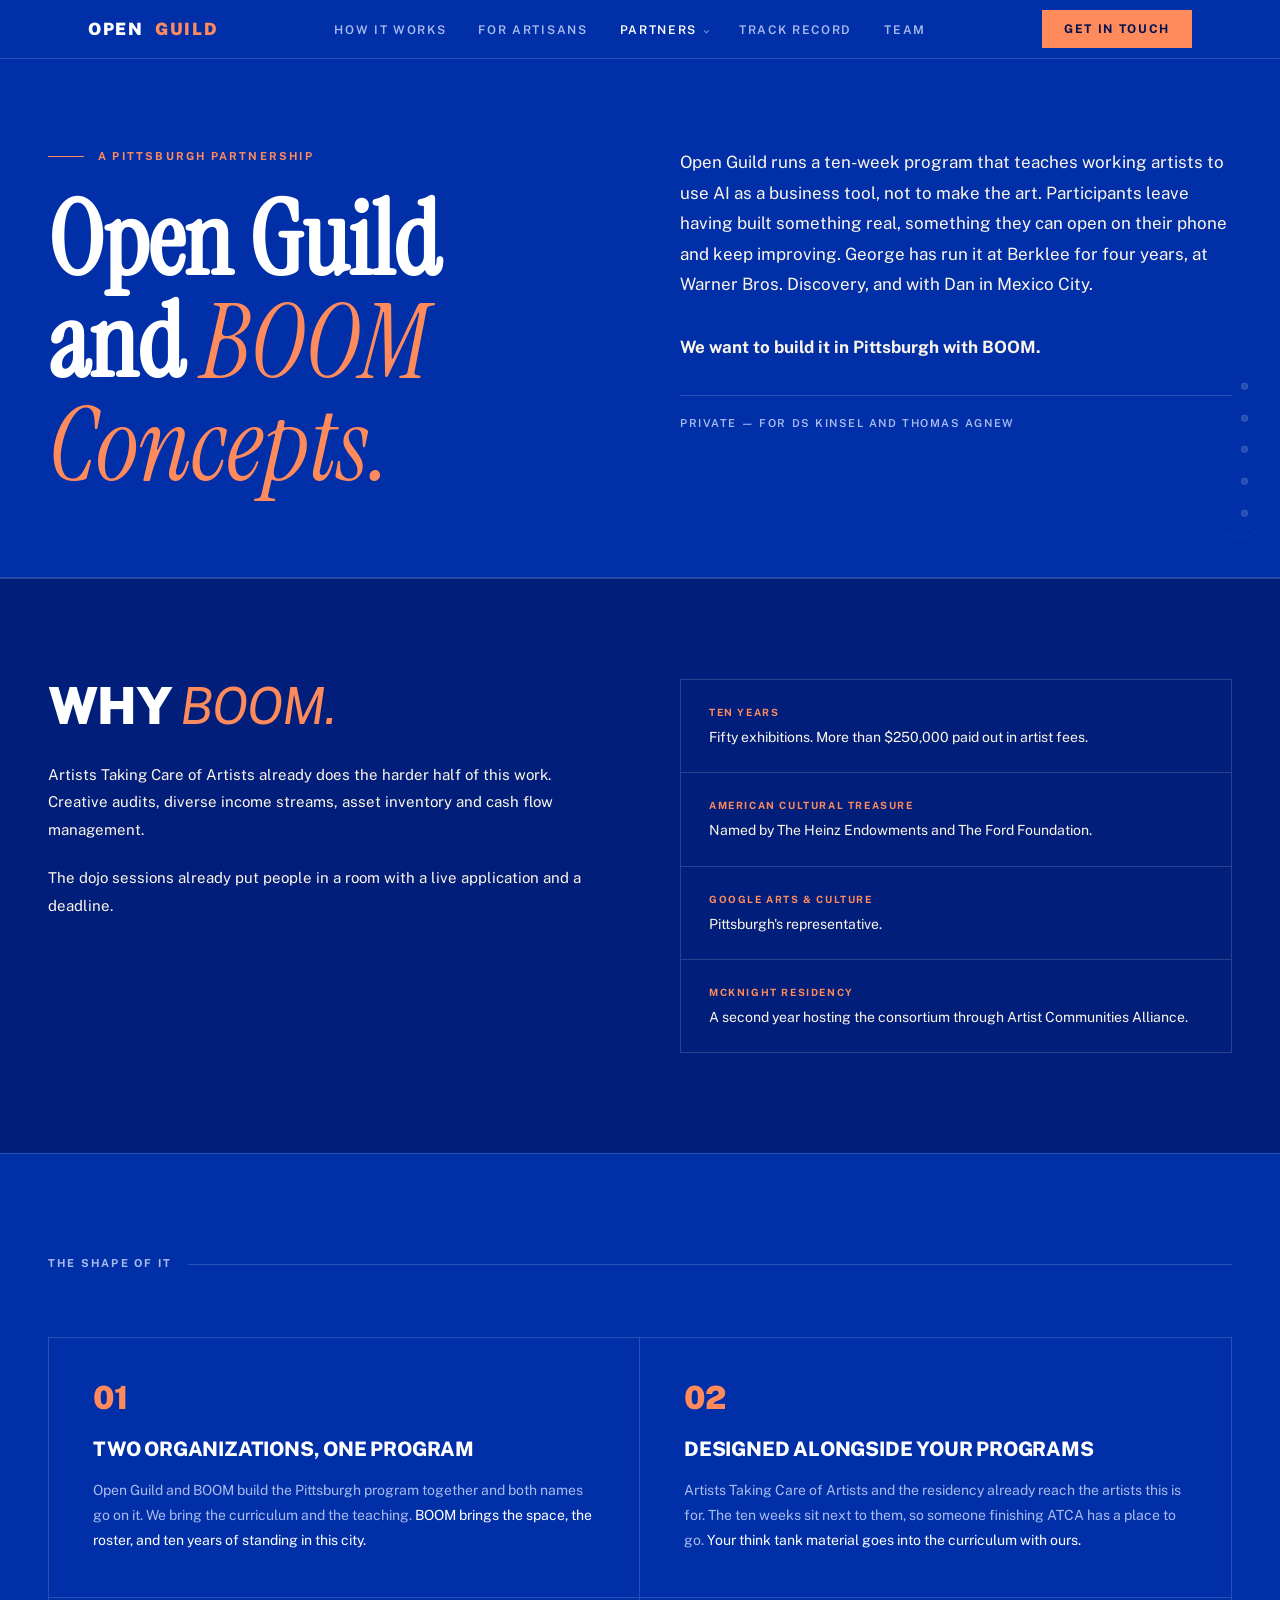
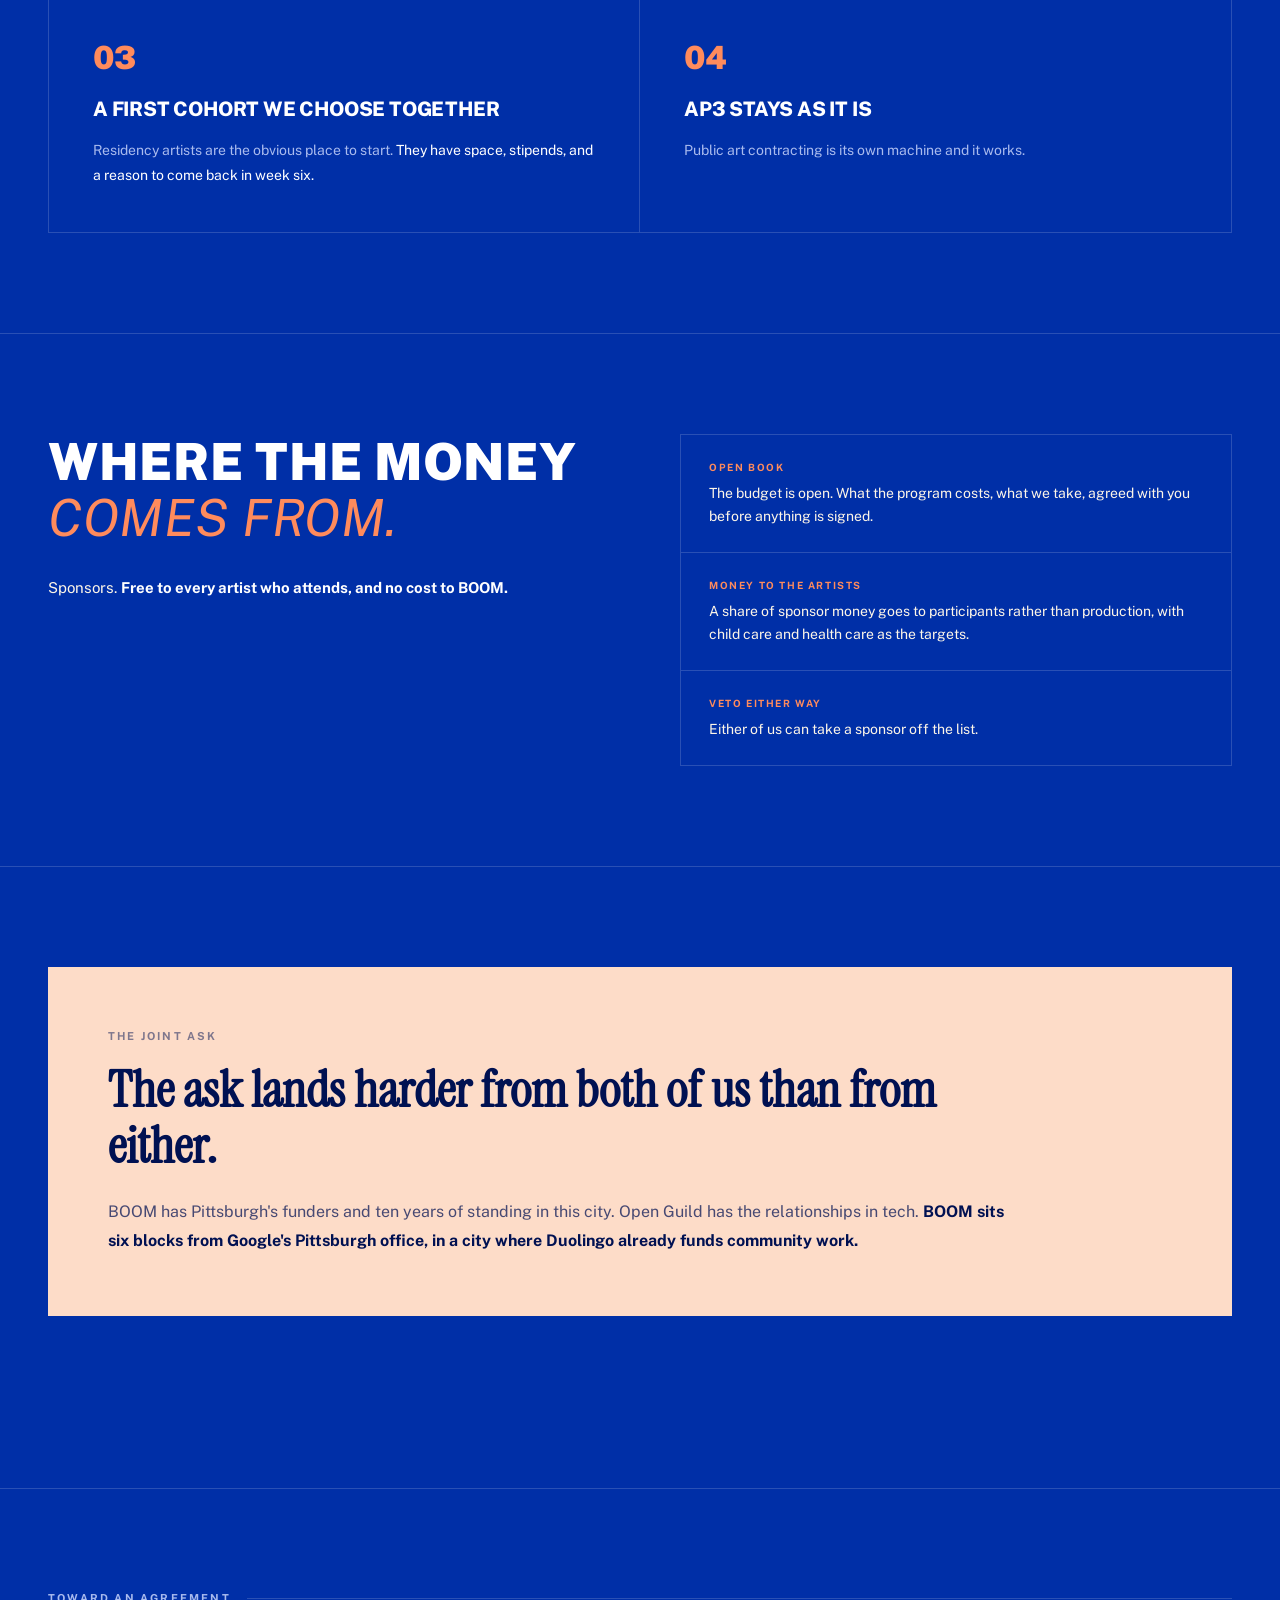
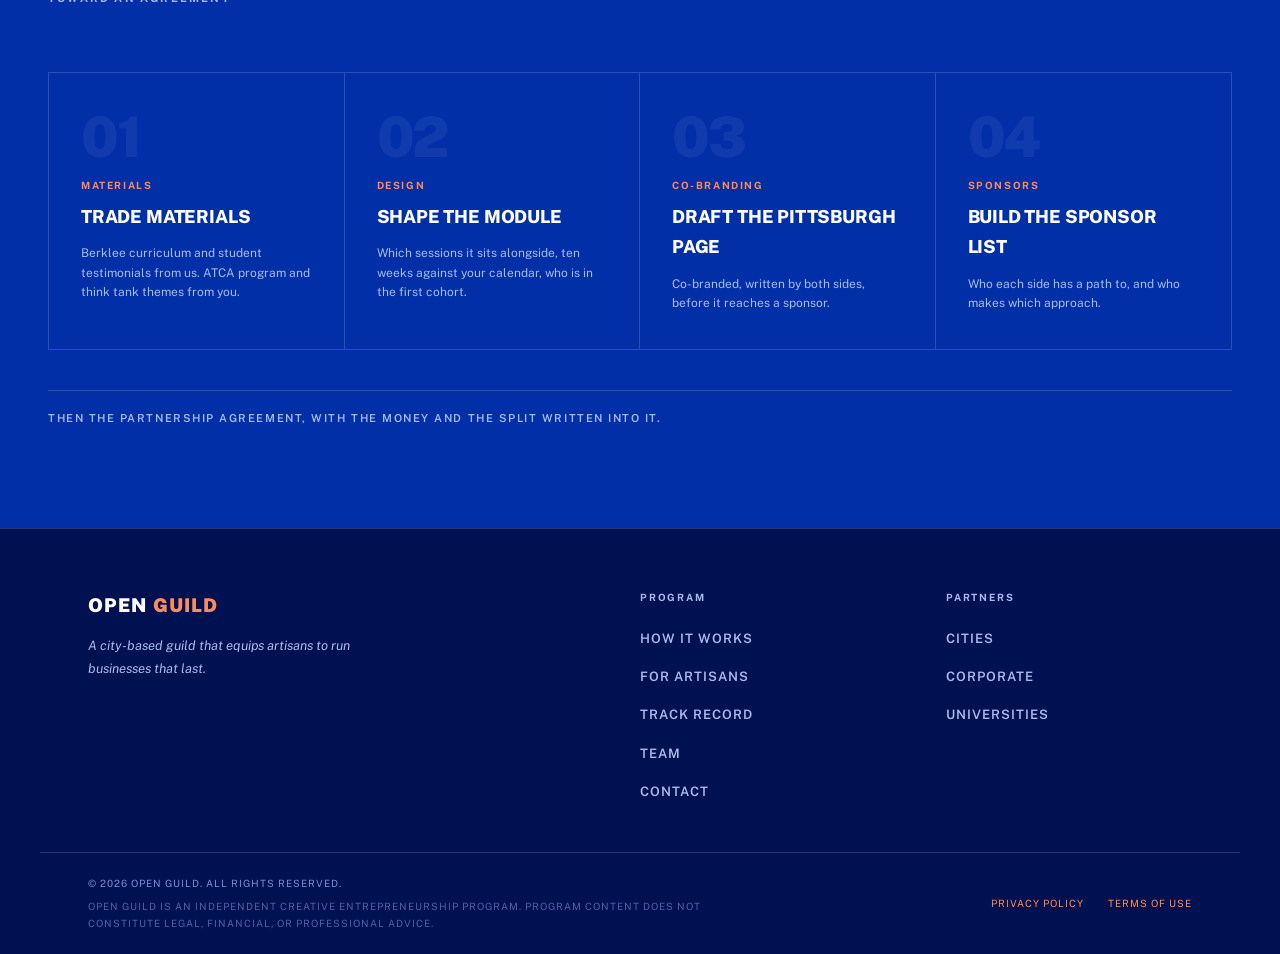
<file: boom.html>
<!DOCTYPE html>
<html lang="en">
<head>
<meta charset="UTF-8">
<meta name="viewport" content="width=device-width, initial-scale=1.0">
<title>Open Guild &times; BOOM Concepts — A Pittsburgh Partnership</title>
<meta name="robots" content="noindex, nofollow, noarchive, nosnippet">
<link rel="icon" type="image/svg+xml" href="/favicon.svg">
<link rel="apple-touch-icon" sizes="180x180" href="/apple-touch-icon.png">
<link rel="icon" type="image/png" sizes="32x32" href="/favicon-32.png">
<link rel="preconnect" href="https://fonts.googleapis.com">
<link rel="preconnect" href="https://fonts.gstatic.com" crossorigin>
<link href="https://fonts.googleapis.com/css2?family=Instrument+Serif:ital@0;1&family=Public+Sans:ital,wght@0,400;0,500;0,700;1,400&display=swap" rel="stylesheet">
<link rel="stylesheet" href="styles.css">
</head>
<body>

<nav>
  <div class="nav-inner">
    <a href="/" class="wordmark">Open <em>Guild</em></a>
    <ul class="nav-links">
      <li><a href="how-it-works.html">How It Works</a></li>
        <li><a href="artisans.html">For Artisans</a></li>
      <li class="nav-dropdown-wrap">
        <a href="partners.html" class="has-dropdown active">Partners</a>
        <ul class="nav-dropdown">
          <li><a href="cities.html">Cities</a></li>
          <li><a href="corporate.html">Corporate</a></li>
          <li><a href="universities.html">Universities</a></li>
        </ul>
      </li>
      <li><a href="track-record.html">Track Record</a></li>
      <li><a href="team.html">Team</a></li>
    </ul>
    <div class="nav-right">
      <a href="mailto:hello@cityartslab.com" class="nav-cta">Get in Touch</a>
      <button class="nav-hamburger" id="navToggle" aria-label="Menu">
        <span></span><span></span><span></span>
      </button>
    </div>
  </div>
  <div class="nav-mobile" id="navMobile">
    <ul>
      <li><a href="how-it-works.html">How It Works</a></li>
        <li><a href="artisans.html">For Artisans</a></li>
      <li><a href="partners.html">Partners</a></li>
      <li><a href="cities.html" class="sub">— Cities</a></li>
      <li><a href="corporate.html" class="sub">— Corporate</a></li>
      <li><a href="universities.html" class="sub">— Universities</a></li>
      <li><a href="track-record.html">Track Record</a></li>
      <li><a href="team.html">Team</a></li>
      <li><a href="mailto:hello@cityartslab.com">Get in Touch</a></li>
    </ul>
  </div>
</nav>
<!-- HERO -->
<div class="cities-hero">
  <div class="cities-hero-inner">
    <div>
      <div class="hero-kicker reveal">
        <span class="kl"></span>
        <span class="kt">A Pittsburgh partnership</span>
      </div>
      <h1 class="cities-hero-h1 reveal d1">Open Guild<br>and <em>BOOM<br>Concepts.</em></h1>
    </div>
    <div class="reveal d2">
      <p class="hero-lede">Open Guild runs a ten-week program that teaches working artists to use AI as a business tool, not to make the art. Participants leave having built something real, something they can open on their phone and keep improving. George has run it at Berklee for four years, at Warner Bros. Discovery, and with Dan in Mexico City.</p>
      <p class="hero-lede"><strong>We want to build it in Pittsburgh with BOOM.</strong></p>
      <p class="hero-note">Private &mdash; for DS Kinsel and Thomas Agnew</p>
    </div>
  </div>
</div>

<!-- WHY BOOM -->
<div class="method" id="why-boom">
  <div class="method-inner">
    <div class="reveal">
      <h2 class="method-h">Why <em>BOOM.</em></h2>
      <div class="method-body">
        <p>Artists Taking Care of Artists already does the harder half of this work. Creative audits, diverse income streams, asset inventory and cash flow management.</p>
        <p>The dojo sessions already put people in a room with a live application and a deadline.</p>
      </div>
    </div>
    <div class="method-measures reveal d1">
      <div class="mm">
        <div class="mm-label">Ten years</div>
        <div class="mm-val">Fifty exhibitions. More than $250,000 paid out in artist fees.</div>
      </div>
      <div class="mm">
        <div class="mm-label">American Cultural Treasure</div>
        <div class="mm-val">Named by The Heinz Endowments and The Ford Foundation.</div>
      </div>
      <div class="mm">
        <div class="mm-label">Google Arts &amp; Culture</div>
        <div class="mm-val">Pittsburgh's representative.</div>
      </div>
      <div class="mm">
        <div class="mm-label">McKnight Residency</div>
        <div class="mm-val">A second year hosting the consortium through Artist Communities Alliance.</div>
      </div>
    </div>
  </div>
</div>

<!-- THE SHAPE OF IT -->
<div class="why-section" id="shape">
  <div class="why-inner">
    <div class="why-header reveal"><span class="section-label">The shape of it</span></div>
    <div class="why-grid">
      <div class="why-card reveal">
        <div class="why-card-num">01</div>
        <div class="why-card-title">Two organizations, one program</div>
        <div class="why-card-body">Open Guild and BOOM build the Pittsburgh program together and both names go on it. We bring the curriculum and the teaching. <strong>BOOM brings the space, the roster, and ten years of standing in this city.</strong></div>
      </div>
      <div class="why-card reveal d1">
        <div class="why-card-num">02</div>
        <div class="why-card-title">Designed alongside your programs</div>
        <div class="why-card-body">Artists Taking Care of Artists and the residency already reach the artists this is for. The ten weeks sit next to them, so someone finishing ATCA has a place to go. <strong>Your think tank material goes into the curriculum with ours.</strong></div>
      </div>
      <div class="why-card reveal d2">
        <div class="why-card-num">03</div>
        <div class="why-card-title">A first cohort we choose together</div>
        <div class="why-card-body">Residency artists are the obvious place to start. <strong>They have space, stipends, and a reason to come back in week six.</strong></div>
      </div>
      <div class="why-card reveal d3">
        <div class="why-card-num">04</div>
        <div class="why-card-title">AP3 stays as it is</div>
        <div class="why-card-body">Public art contracting is its own machine and it works.</div>
      </div>
    </div>
  </div>
</div>

<!-- WHERE THE MONEY COMES FROM -->
<div class="ethos" id="money">
  <div class="ethos-inner">
    <div class="reveal">
      <h2 class="ethos-h">Where the money <em>comes from.</em></h2>
      <div class="ethos-body">
        <p>Sponsors. <strong>Free to every artist who attends, and no cost to BOOM.</strong></p>
      </div>
    </div>
    <div class="ethos-principles reveal d1">
      <div class="ep">
        <div class="ep-num">Open book</div>
        <div class="ep-text">The budget is open. What the program costs, what we take, agreed with you before anything is signed.</div>
      </div>
      <div class="ep">
        <div class="ep-num">Money to the artists</div>
        <div class="ep-text">A share of sponsor money goes to participants rather than production, with child care and health care as the targets.</div>
      </div>
      <div class="ep">
        <div class="ep-num">Veto either way</div>
        <div class="ep-text">Either of us can take a sponsor off the list.</div>
      </div>
    </div>
  </div>
</div>

<!-- THE JOINT ASK -->
<div class="section" id="joint-ask">
  <div class="section-inner">
    <div class="ask-box reveal">
      <div class="ask-inner">
        <div class="ask-label">The joint ask</div>
        <h2 class="ask-h">The ask lands harder from both of us than from either.</h2>
        <p class="ask-body">BOOM has Pittsburgh's funders and ten years of standing in this city. Open Guild has the relationships in tech. <strong>BOOM sits six blocks from Google's Pittsburgh office, in a city where Duolingo already funds community work.</strong></p>
      </div>
    </div>
  </div>
</div>

<!-- TOWARD AN AGREEMENT -->
<div class="section" id="next">
  <div class="section-inner">
    <div class="sh reveal"><span class="sl">Toward an agreement</span></div>
    <div class="sequence">
      <div class="seq reveal">
        <div class="seq-n">01</div>
        <div class="seq-tag">Materials</div>
        <div class="seq-title">Trade materials</div>
        <div class="seq-body">Berklee curriculum and student testimonials from us. ATCA program and think tank themes from you.</div>
      </div>
      <div class="seq reveal d1">
        <div class="seq-n">02</div>
        <div class="seq-tag">Design</div>
        <div class="seq-title">Shape the module</div>
        <div class="seq-body">Which sessions it sits alongside, ten weeks against your calendar, who is in the first cohort.</div>
      </div>
      <div class="seq reveal d2">
        <div class="seq-n">03</div>
        <div class="seq-tag">Co-branding</div>
        <div class="seq-title">Draft the Pittsburgh page</div>
        <div class="seq-body">Co-branded, written by both sides, before it reaches a sponsor.</div>
      </div>
      <div class="seq reveal d3">
        <div class="seq-n">04</div>
        <div class="seq-tag">Sponsors</div>
        <div class="seq-title">Build the sponsor list</div>
        <div class="seq-body">Who each side has a path to, and who makes which approach.</div>
      </div>
    </div>
    <p class="hero-note reveal" style="margin-top:40px;">Then the partnership agreement, with the money and the split written into it.</p>
  </div>
</div>

<footer>
  <div class="footer-inner">
    <div>
      <div class="footer-mark">Open <em>Guild</em></div>
      <p class="footer-tagline">A city-based guild that equips artisans to run businesses that last.</p>
    </div>
    <div>
      <div class="footer-col-h">Program</div>
      <ul class="footer-links">
        <li><a href="how-it-works.html">How It Works</a></li>
        <li><a href="artisans.html">For Artisans</a></li>
        <li><a href="track-record.html">Track Record</a></li>
        <li><a href="team.html">Team</a></li>
        <li><a href="mailto:hello@cityartslab.com">Contact</a></li>
      </ul>
    </div>
    <div>
      <div class="footer-col-h">Partners</div>
      <ul class="footer-links">
        <li><a href="cities.html">Cities</a></li>
        <li><a href="corporate.html">Corporate</a></li>
        <li><a href="universities.html">Universities</a></li>
      </ul>
    </div>
  </div>
  <div class="footer-bottom">
    <div class="footer-legal-group">
      <span class="footer-legal">© 2026 Open Guild. All rights reserved.</span>
      <span class="footer-legal" style="opacity:0.65;">Open Guild is an independent creative entrepreneurship program. Program content does not constitute legal, financial, or professional advice.</span>
    </div>
    <div class="footer-legal-links">
      <a href="privacy.html" class="footer-legal">Privacy Policy</a>
      <a href="terms.html" class="footer-legal">Terms of Use</a>
    </div>
  </div>
</footer>
<nav class="toc-rail" id="tocRail" aria-label="Page sections">
  <a class="toc-item" href="#why-boom"><span class="toc-label">Why BOOM</span><span class="toc-dot"></span></a>
  <a class="toc-item" href="#shape"><span class="toc-label">The Shape Of It</span><span class="toc-dot"></span></a>
  <a class="toc-item" href="#money"><span class="toc-label">The Money</span><span class="toc-dot"></span></a>
  <a class="toc-item" href="#joint-ask"><span class="toc-label">The Joint Ask</span><span class="toc-dot"></span></a>
  <a class="toc-item" href="#next"><span class="toc-label">Toward An Agreement</span><span class="toc-dot"></span></a>
</nav>

<button class="back-to-top" id="backToTop" aria-label="Back to top">
  <svg viewBox="0 0 24 24" fill="none" stroke="currentColor" stroke-width="2" stroke-linecap="round" stroke-linejoin="round"><path d="M12 19V5"/><path d="M5 12l7-7 7 7"/></svg>
</button>

<script>
const obs = new IntersectionObserver((entries) => {
  entries.forEach(e => { if (e.isIntersecting) { e.target.classList.add('in'); obs.unobserve(e.target); } });
}, { threshold: 0.08 });
document.querySelectorAll('.reveal').forEach(el => obs.observe(el));
const toggle = document.getElementById('navToggle');
const mobile = document.getElementById('navMobile');
if (toggle && mobile) {
  toggle.addEventListener('click', () => {
    mobile.classList.toggle('open');
    toggle.classList.toggle('open');
  });

}

const tocItems = document.querySelectorAll('.toc-item');
if (tocItems.length) {
  const tocSections = Array.from(tocItems).map(a => document.querySelector(a.getAttribute('href')));
  function updateTocActive() {
    let current = -1;
    tocSections.forEach((sec, i) => { if (sec && sec.getBoundingClientRect().top <= 160) current = i; });
    tocItems.forEach((a, i) => a.classList.toggle('active', i === current));
  }
  window.addEventListener('scroll', updateTocActive, { passive: true });
  updateTocActive();
  tocItems.forEach(a => {
    a.addEventListener('click', (e) => {
      e.preventDefault();
      const target = document.querySelector(a.getAttribute('href'));
      if (target) target.scrollIntoView({ behavior: 'smooth', block: 'start' });
    });
  });
}

const backToTop = document.getElementById('backToTop');
if (backToTop) {
  window.addEventListener('scroll', () => {
    backToTop.classList.toggle('visible', window.scrollY > 500);
  }, { passive: true });
  backToTop.addEventListener('click', () => window.scrollTo({ top: 0, behavior: 'smooth' }));
}
</script>
</body>
</html>
</file>
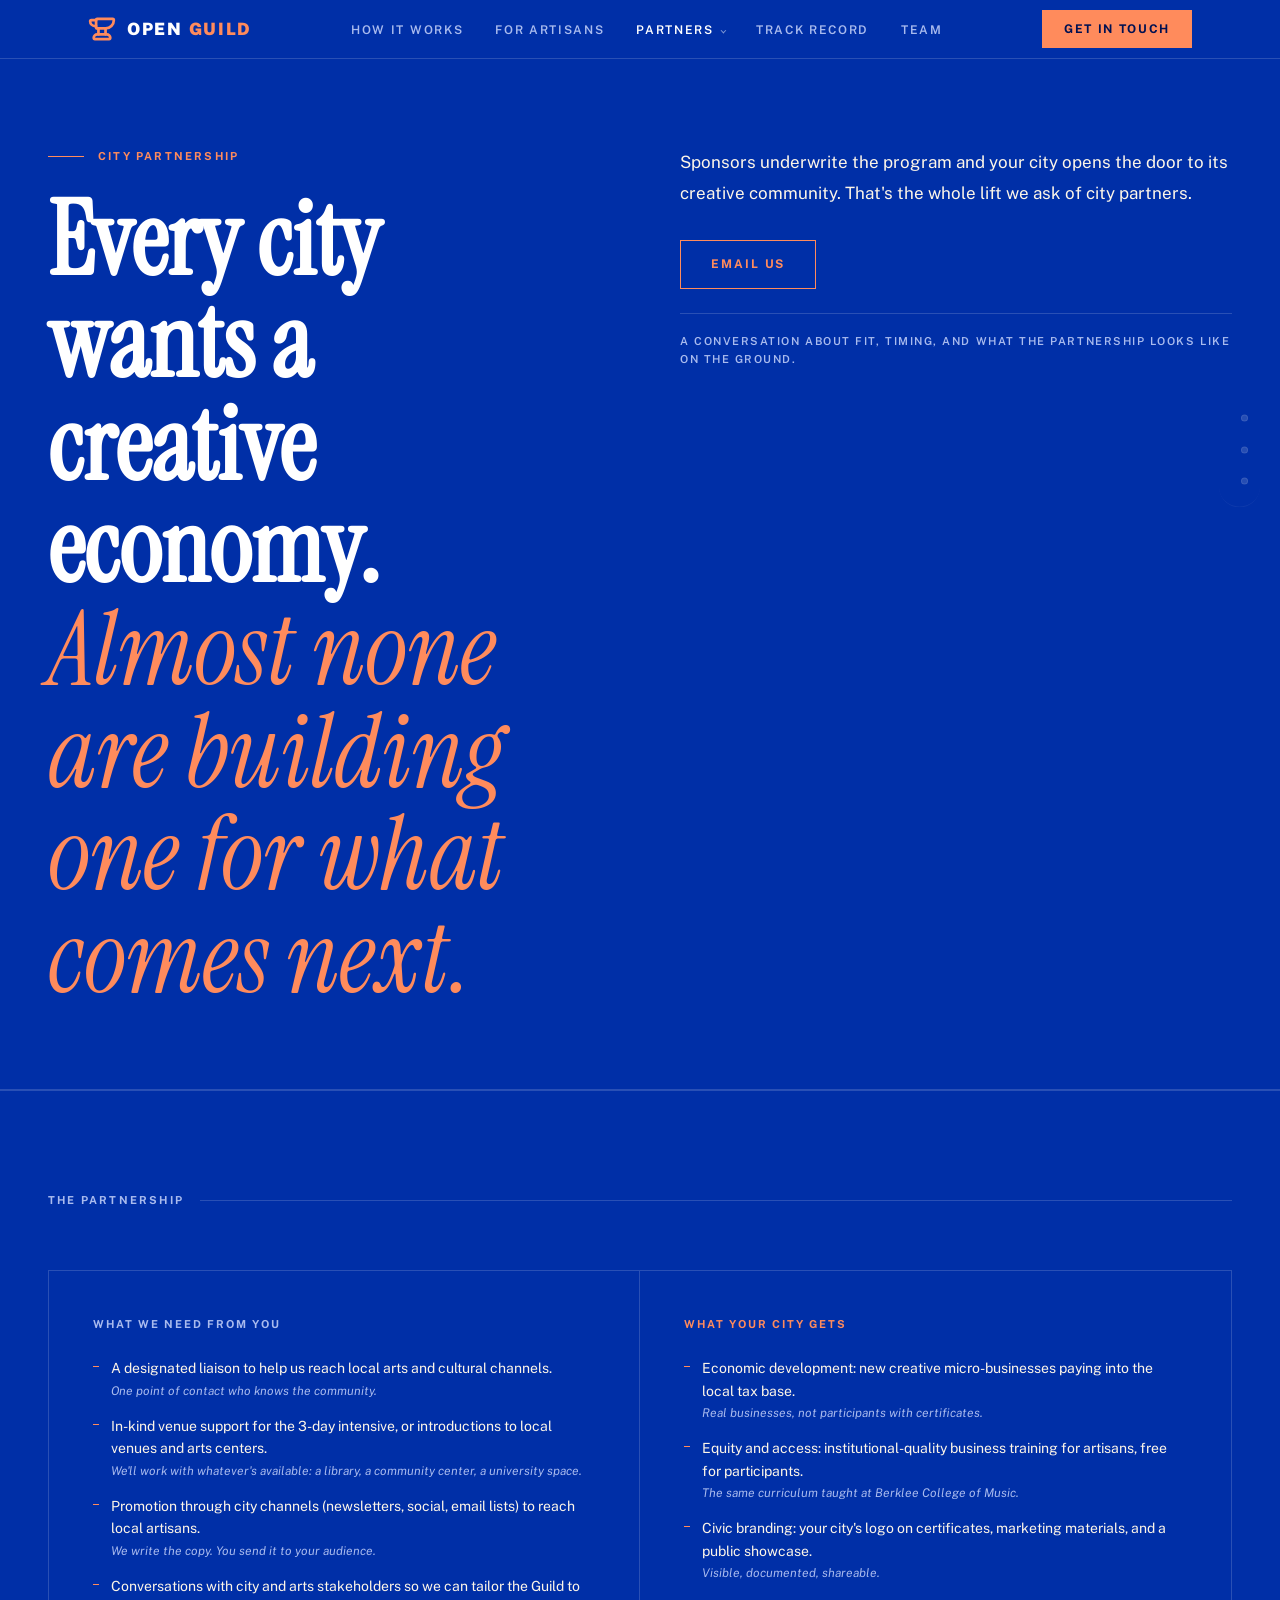
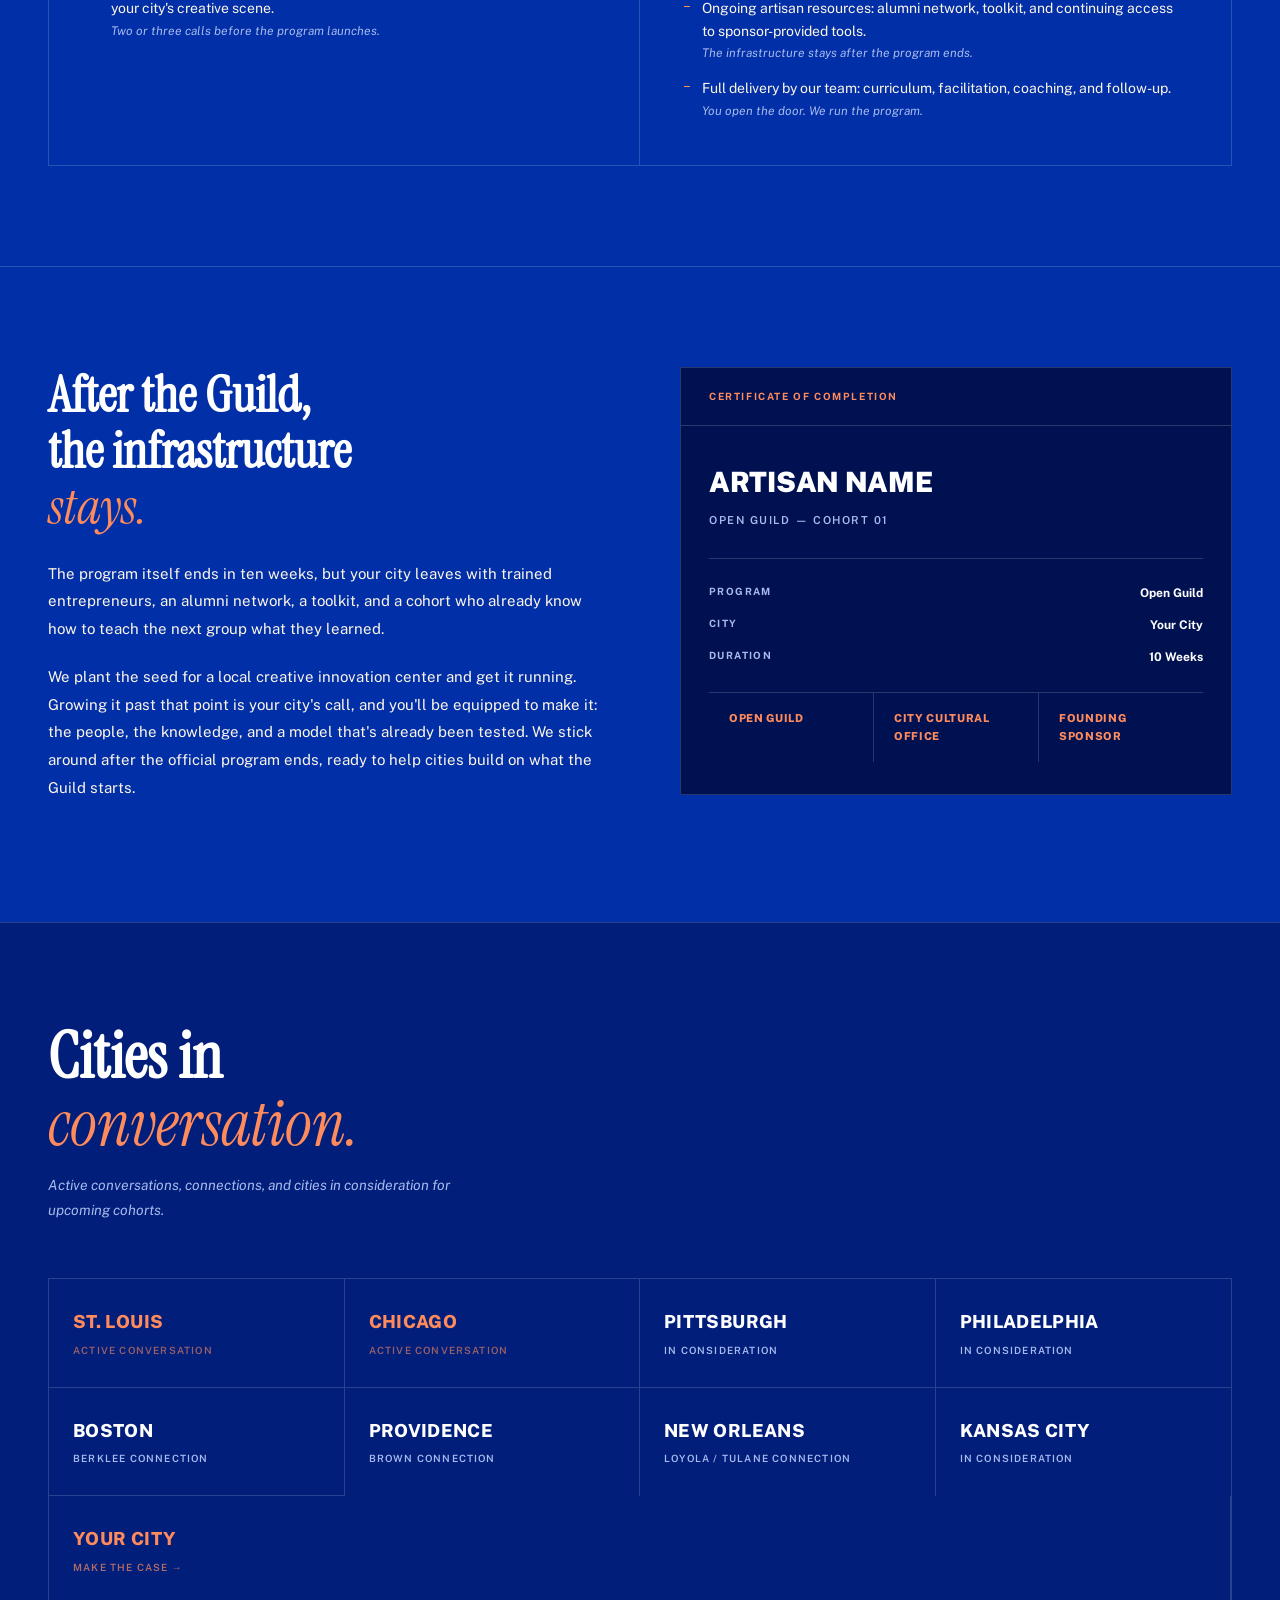
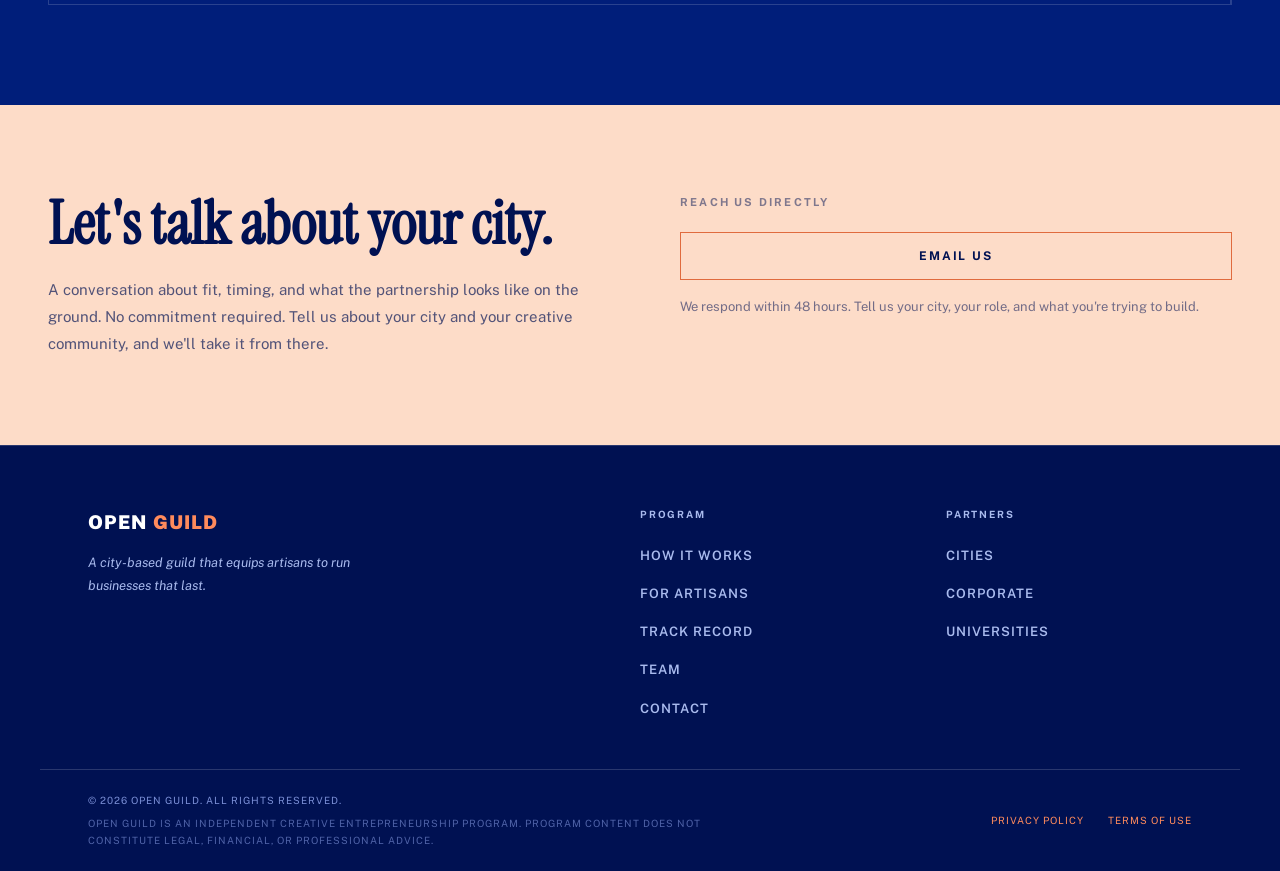
<file: cities.html>
<!DOCTYPE html>
<html lang="en">
<head>
<meta charset="UTF-8">
<meta name="viewport" content="width=device-width, initial-scale=1.0">
<title>Cities — Open Guild</title>
<meta property="og:title" content="Cities — Open Guild">
<meta property="og:description" content="Every city wants a creative economy. Sponsors underwrite the program, and your city opens the door to its creative community.">
<meta property="og:type" content="website">
<meta name="twitter:card" content="summary_large_image">
<link rel="icon" type="image/svg+xml" href="/favicon.svg">
<link rel="apple-touch-icon" sizes="180x180" href="/apple-touch-icon.png">
<link rel="icon" type="image/png" sizes="32x32" href="/favicon-32.png">
<meta property="og:image" content="https://openguild.art/og-image.png">
<meta property="og:image:width" content="1200">
<meta property="og:image:height" content="630">
<meta property="og:image:alt" content="Open Guild - the guild, rebuilt for your city">
<meta name="twitter:image" content="https://openguild.art/og-image.png">
<link rel="preconnect" href="https://fonts.googleapis.com">
<link rel="preconnect" href="https://fonts.gstatic.com" crossorigin>
<link href="https://fonts.googleapis.com/css2?family=Instrument+Serif:ital@0;1&family=Public+Sans:ital,wght@0,400;0,500;0,700;1,400&display=swap" rel="stylesheet">
<link rel="stylesheet" href="styles.css">
</head>
<body>

<nav>
  <div class="nav-inner">
    <a href="/" class="wordmark"><img class="wordmark-mark" src="/logo.svg" alt="" width="28" height="24"><span>Open <em>Guild</em></span></a>
    <ul class="nav-links">
      <li><a href="how-it-works.html">How It Works</a></li>
        <li><a href="artisans.html">For Artisans</a></li>
      <li class="nav-dropdown-wrap">
        <a href="partners.html" class="has-dropdown active">Partners</a>
        <ul class="nav-dropdown">
          <li><a href="cities.html">Cities</a></li>
          <li><a href="corporate.html">Corporate</a></li>
          <li><a href="universities.html">Universities</a></li>
        </ul>
      </li>
      <li><a href="track-record.html">Track Record</a></li>
      <li><a href="team.html">Team</a></li>
    </ul>
    <div class="nav-right">
      <a href="mailto:dan@openguild.art" class="nav-cta">Get in Touch</a>
      <button class="nav-hamburger" id="navToggle" aria-label="Menu">
        <span></span><span></span><span></span>
      </button>
    </div>
  </div>
  <div class="nav-mobile" id="navMobile">
    <ul>
      <li><a href="how-it-works.html">How It Works</a></li>
        <li><a href="artisans.html">For Artisans</a></li>
      <li><a href="partners.html">Partners</a></li>
      <li><a href="cities.html" class="sub">— Cities</a></li>
      <li><a href="corporate.html" class="sub">— Corporate</a></li>
      <li><a href="universities.html" class="sub">— Universities</a></li>
      <li><a href="track-record.html">Track Record</a></li>
      <li><a href="team.html">Team</a></li>
      <li><a href="mailto:dan@openguild.art">Get in Touch</a></li>
    </ul>
  </div>
</nav>

<!-- HERO -->
<div class="cities-hero">
  <div class="cities-hero-inner">
    <div>
      <div class="hero-kicker reveal">
        <span class="kl"></span>
        <span class="kt">City Partnership</span>
      </div>
      <h1 class="cities-hero-h1 reveal d1">Every city<br>wants a<br>creative<br>economy.<br><em>Almost none<br>are building<br>one for what<br>comes next.</em></h1>
    </div>
    <div class="reveal d2">
      <p class="hero-lede">Sponsors underwrite the program and your city opens the door to its creative community. That's the whole lift we ask of city partners.</p>
      <div class="hero-ctas" style="margin-top:32px;">
        <a href="mailto:dan@openguild.art" class="btn-y">Email us</a>
      </div>
      <p class="hero-note" style="margin-top:24px;">A conversation about fit, timing, and what the partnership looks like on the ground.</p>
    </div>
  </div>
</div>

<!-- WHAT WE NEED / WHAT YOU GET -->
<div class="section" id="what-you-get">
  <div class="section-inner">
    <div class="sh reveal"><span class="sl">The partnership</span></div>
    <div class="exchange reveal d1">
      <div class="ex-col">
        <div class="ex-label gives">What we need from you</div>
        <ul class="ex-items">
          <li>A designated liaison to help us reach local arts and cultural channels.
            <span>One point of contact who knows the community.</span>
          </li>
          <li>In-kind venue support for the 3-day intensive, or introductions to local venues and arts centers.
            <span>We'll work with whatever's available: a library, a community center, a university space.</span>
          </li>
          <li>Promotion through city channels (newsletters, social, email lists) to reach local artisans.
            <span>We write the copy. You send it to your audience.</span>
          </li>
          <li>Conversations with city and arts stakeholders so we can tailor the Guild to your city's creative scene.
            <span>Two or three calls before the program launches.</span>
          </li>
        </ul>
      </div>
      <div class="ex-col">
        <div class="ex-label gets">What your city gets</div>
        <ul class="ex-items">
          <li>Economic development: new creative micro-businesses paying into the local tax base.
            <span>Real businesses, not participants with certificates.</span>
          </li>
          <li>Equity and access: institutional-quality business training for artisans, free for participants.
            <span>The same curriculum taught at Berklee College of Music.</span>
          </li>
          <li>Civic branding: your city's logo on certificates, marketing materials, and a public showcase.
            <span>Visible, documented, shareable.</span>
          </li>
          <li>Ongoing artisan resources: alumni network, toolkit, and continuing access to sponsor-provided tools.
            <span>The infrastructure stays after the program ends.</span>
          </li>
          <li>Full delivery by our team: curriculum, facilitation, coaching, and follow-up.
            <span>You open the door. We run the program.</span>
          </li>
        </ul>
      </div>
    </div>
  </div>
</div>

<!-- AFTER THE LAB -->
<div class="endorsement" id="after">
  <div class="endorsement-inner">
    <div>
      <h2 class="endorse-h reveal">After the Guild,<br>the infrastructure<br><em>stays.</em></h2>
      <div class="endorse-body reveal d1">
        <p>The program itself ends in ten weeks, but your city leaves with trained entrepreneurs, an alumni network, a toolkit, and a cohort who already know how to teach the next group what they learned.</p>
        <p>We plant the seed for a local creative innovation center and get it running. Growing it past that point is your city's call, and you'll be equipped to make it: the people, the knowledge, and a model that's already been tested. We stick around after the official program ends, ready to help cities build on what the Guild starts.</p>
      </div>
    </div>
    <div class="cert-preview reveal d2">
      <div class="cert-header">
        <div class="cert-header-text">Certificate of Completion</div>
      </div>
      <div class="cert-body-pad">
        <div class="cert-name">Artisan Name</div>
        <div class="cert-sub">Open Guild — Cohort 01</div>
        <div class="cert-divider"></div>
        <div class="cert-row">
          <span class="cert-key">Program</span>
          <span class="cert-val">Open Guild</span>
        </div>
        <div class="cert-row">
          <span class="cert-key">City</span>
          <span class="cert-val">Your City</span>
        </div>
        <div class="cert-row">
          <span class="cert-key">Duration</span>
          <span class="cert-val">10 Weeks</span>
        </div>
        <div class="cert-logos">
          <div class="cert-logo">Open Guild</div>
          <div class="cert-logo">City Cultural Office</div>
          <div class="cert-logo">Founding Sponsor</div>
        </div>
      </div>
    </div>
  </div>
</div>

<!-- TARGET CITIES -->
<div class="cities-map-section" id="target-cities">
  <div class="cities-inner">
    <h2 class="cities-pull reveal">Cities in<br><em>conversation.</em></h2>
    <p class="cities-sub reveal d1">Active conversations, connections, and cities in consideration for upcoming cohorts.</p>
    <div class="city-grid">
      <div class="city-cell active reveal">
        <div class="city-name">St. Louis</div>
        <div class="city-detail">Active conversation</div>
      </div>
      <div class="city-cell active reveal d1">
        <div class="city-name">Chicago</div>
        <div class="city-detail">Active conversation</div>
      </div>
      <div class="city-cell reveal d2">
        <div class="city-name">Pittsburgh</div>
        <div class="city-detail">In consideration</div>
      </div>
      <div class="city-cell reveal d3">
        <div class="city-name">Philadelphia</div>
        <div class="city-detail">In consideration</div>
      </div>
      <div class="city-cell reveal">
        <div class="city-name">Boston</div>
        <div class="city-detail">Berklee connection</div>
      </div>
      <div class="city-cell reveal d1">
        <div class="city-name">Providence</div>
        <div class="city-detail">Brown connection</div>
      </div>
      <div class="city-cell reveal d2">
        <div class="city-name">New Orleans</div>
        <div class="city-detail">Loyola / Tulane connection</div>
      </div>
      <div class="city-cell reveal d3">
        <div class="city-name">Kansas City</div>
        <div class="city-detail">In consideration</div>
      </div>
      <div class="city-cell city-cell-wide active reveal">
        <div class="city-name">Your city</div>
        <div class="city-detail"><a href="mailto:dan@openguild.art" style="color:rgba(255,139,92,0.7);text-decoration:none;">Make the case →</a></div>
      </div>
    </div>
  </div>
</div>

<!-- CTA -->
<div class="city-contact-band">
  <div class="city-contact-inner">
    <div>
      <h2 class="city-contact-h">Let's talk about your city.</h2>
      <p class="city-contact-body">A conversation about fit, timing, and what the partnership looks like on the ground. No commitment required. Tell us about your city and your creative community, and we'll take it from there.</p>
    </div>
    <div>
      <p style="font-family:var(--display);font-size:11px;font-weight:700;letter-spacing:0.2em;text-transform:uppercase;color:rgba(0,17,82,0.5);margin-bottom:20px;">Reach us directly</p>
      <a href="mailto:dan@openguild.art" class="btn-dark" style="display:inline-block;margin-bottom:16px;width:100%;text-align:center;">Email us</a>
      <p style="font-size:13px;color:rgba(0,17,82,0.55);line-height:1.75;">We respond within 48 hours. Tell us your city, your role, and what you're trying to build.</p>
    </div>
  </div>
</div>

<footer>
  <div class="footer-inner">
    <div>
      <div class="footer-mark">Open <em>Guild</em></div>
      <p class="footer-tagline">A city-based guild that equips artisans to run businesses that last.</p>
    </div>
    <div>
      <div class="footer-col-h">Program</div>
      <ul class="footer-links">
        <li><a href="how-it-works.html">How It Works</a></li>
        <li><a href="artisans.html">For Artisans</a></li>
        <li><a href="track-record.html">Track Record</a></li>
        <li><a href="team.html">Team</a></li>
        <li><a href="mailto:dan@openguild.art">Contact</a></li>
      </ul>
    </div>
    <div>
      <div class="footer-col-h">Partners</div>
      <ul class="footer-links">
        <li><a href="cities.html">Cities</a></li>
        <li><a href="corporate.html">Corporate</a></li>
        <li><a href="universities.html">Universities</a></li>
      </ul>
    </div>
  </div>
  <div class="footer-bottom">
    <div class="footer-legal-group">
      <span class="footer-legal">© 2026 Open Guild. All rights reserved.</span>
      <span class="footer-legal" style="opacity:0.65;">Open Guild is an independent creative entrepreneurship program. Program content does not constitute legal, financial, or professional advice.</span>
    </div>
    <div class="footer-legal-links">
      <a href="privacy.html" class="footer-legal">Privacy Policy</a>
      <a href="terms.html" class="footer-legal">Terms of Use</a>
    </div>
  </div>
</footer>

<nav class="toc-rail" id="tocRail" aria-label="Page sections">
  <a class="toc-item" href="#what-you-get"><span class="toc-label">What You Get</span><span class="toc-dot"></span></a>
  <a class="toc-item" href="#after"><span class="toc-label">After the Guild</span><span class="toc-dot"></span></a>
  <a class="toc-item" href="#target-cities"><span class="toc-label">Target Cities</span><span class="toc-dot"></span></a>
</nav>

<button class="back-to-top" id="backToTop" aria-label="Back to top">
  <svg viewBox="0 0 24 24" fill="none" stroke="currentColor" stroke-width="2" stroke-linecap="round" stroke-linejoin="round"><path d="M12 19V5"/><path d="M5 12l7-7 7 7"/></svg>
</button>

<script>
const obs = new IntersectionObserver((entries) => {
  entries.forEach(e => { if (e.isIntersecting) { e.target.classList.add('in'); obs.unobserve(e.target); } });
}, { threshold: 0.08 });
document.querySelectorAll('.reveal').forEach(el => obs.observe(el));
const toggle = document.getElementById('navToggle');
const mobile = document.getElementById('navMobile');
if (toggle && mobile) {
  toggle.addEventListener('click', () => {
    mobile.classList.toggle('open');
    toggle.classList.toggle('open');
  });

}

const tocItems = document.querySelectorAll('.toc-item');
if (tocItems.length) {
  const tocSections = Array.from(tocItems).map(a => document.querySelector(a.getAttribute('href')));
  function updateTocActive() {
    let current = -1;
    tocSections.forEach((sec, i) => { if (sec && sec.getBoundingClientRect().top <= 160) current = i; });
    tocItems.forEach((a, i) => a.classList.toggle('active', i === current));
  }
  window.addEventListener('scroll', updateTocActive, { passive: true });
  updateTocActive();
  tocItems.forEach(a => {
    a.addEventListener('click', (e) => {
      e.preventDefault();
      const target = document.querySelector(a.getAttribute('href'));
      if (target) target.scrollIntoView({ behavior: 'smooth', block: 'start' });
    });
  });
}

const backToTop = document.getElementById('backToTop');
if (backToTop) {
  window.addEventListener('scroll', () => {
    backToTop.classList.toggle('visible', window.scrollY > 500);
  }, { passive: true });
  backToTop.addEventListener('click', () => window.scrollTo({ top: 0, behavior: 'smooth' }));
}
</script>
</body>
</html>
</file>
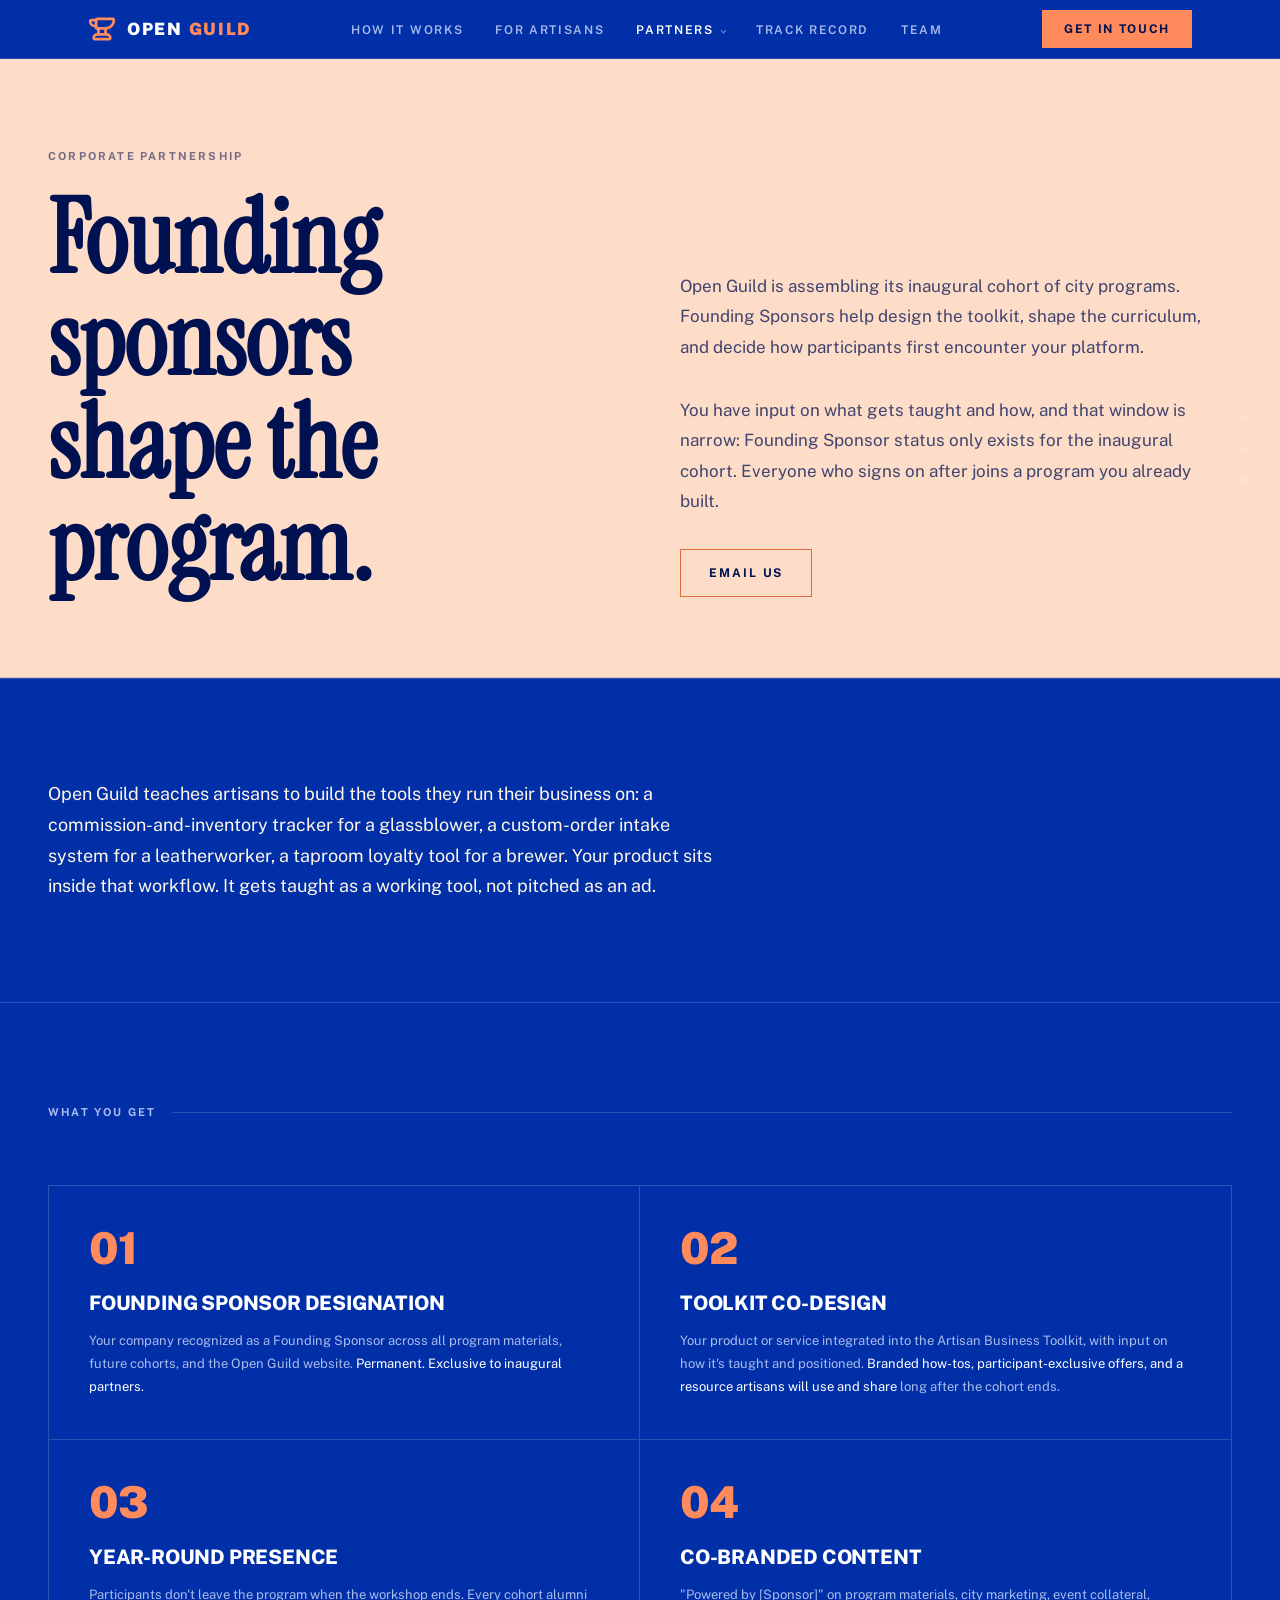
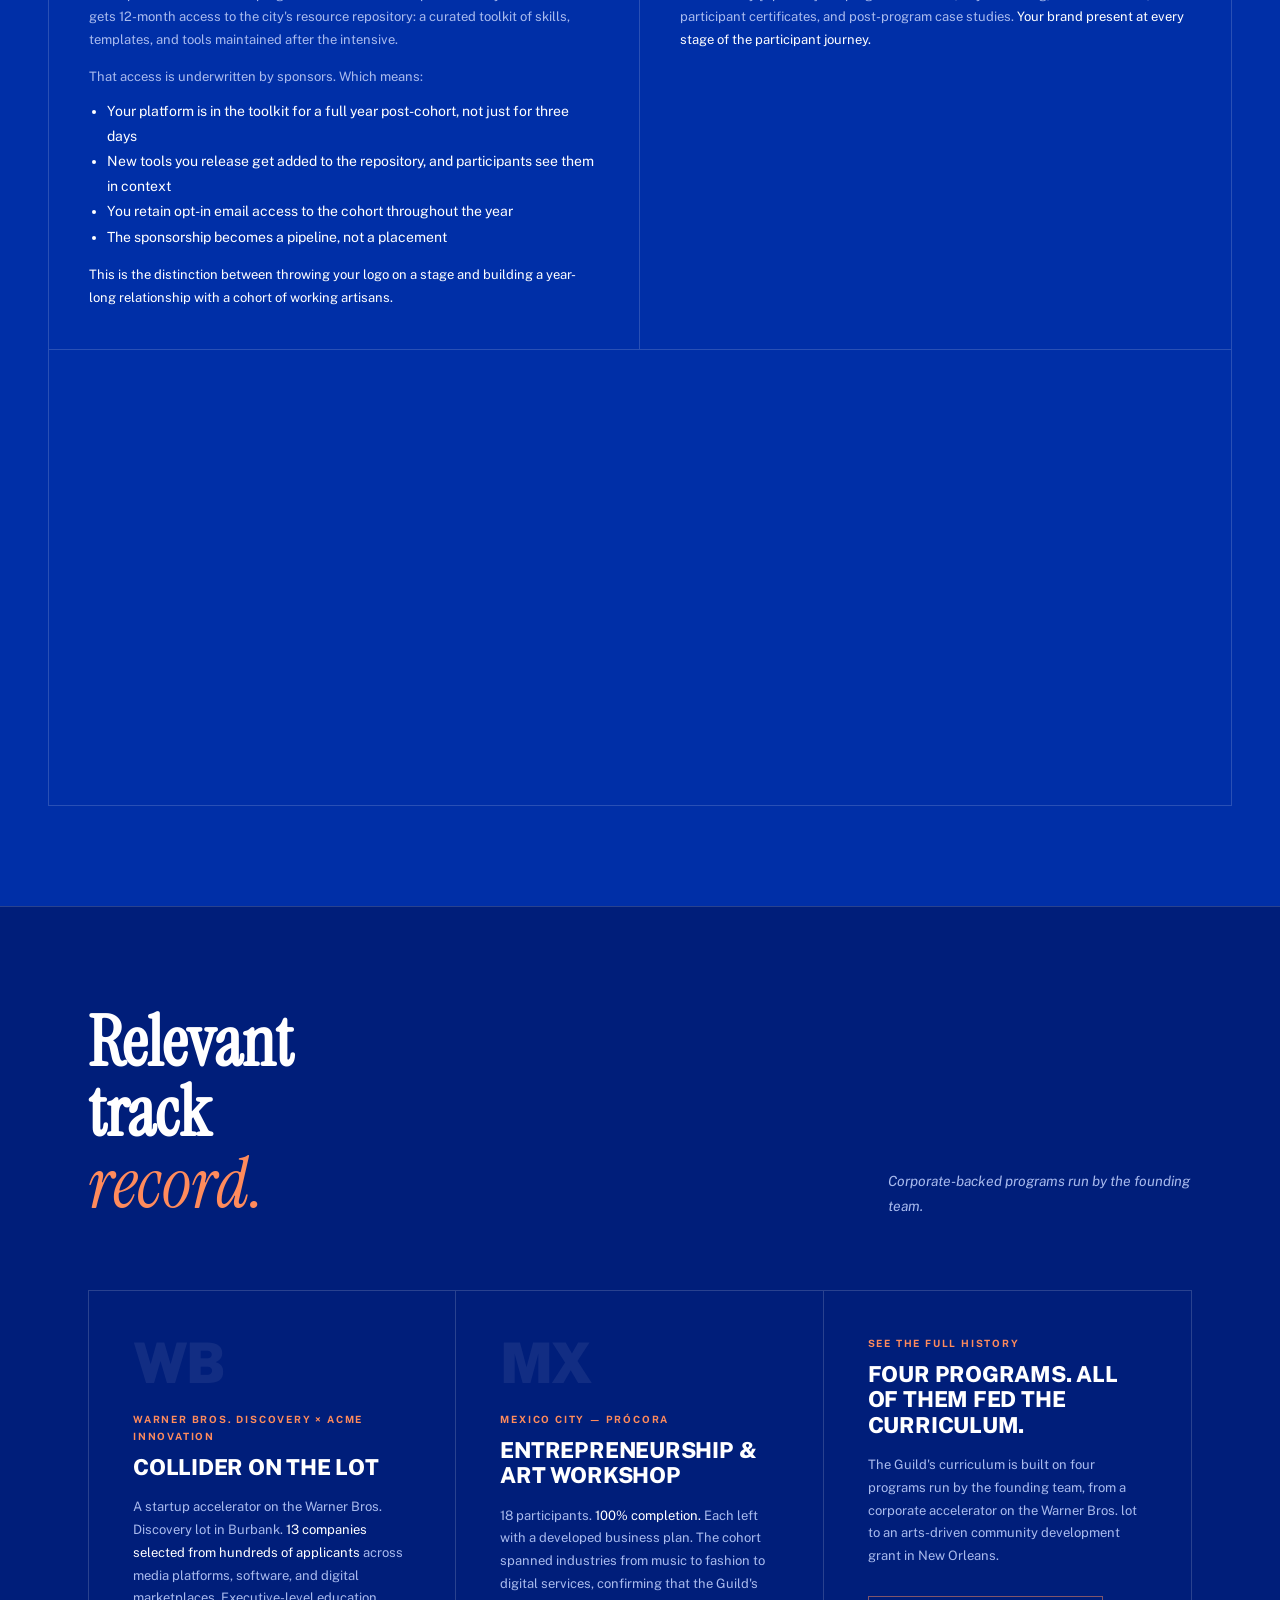
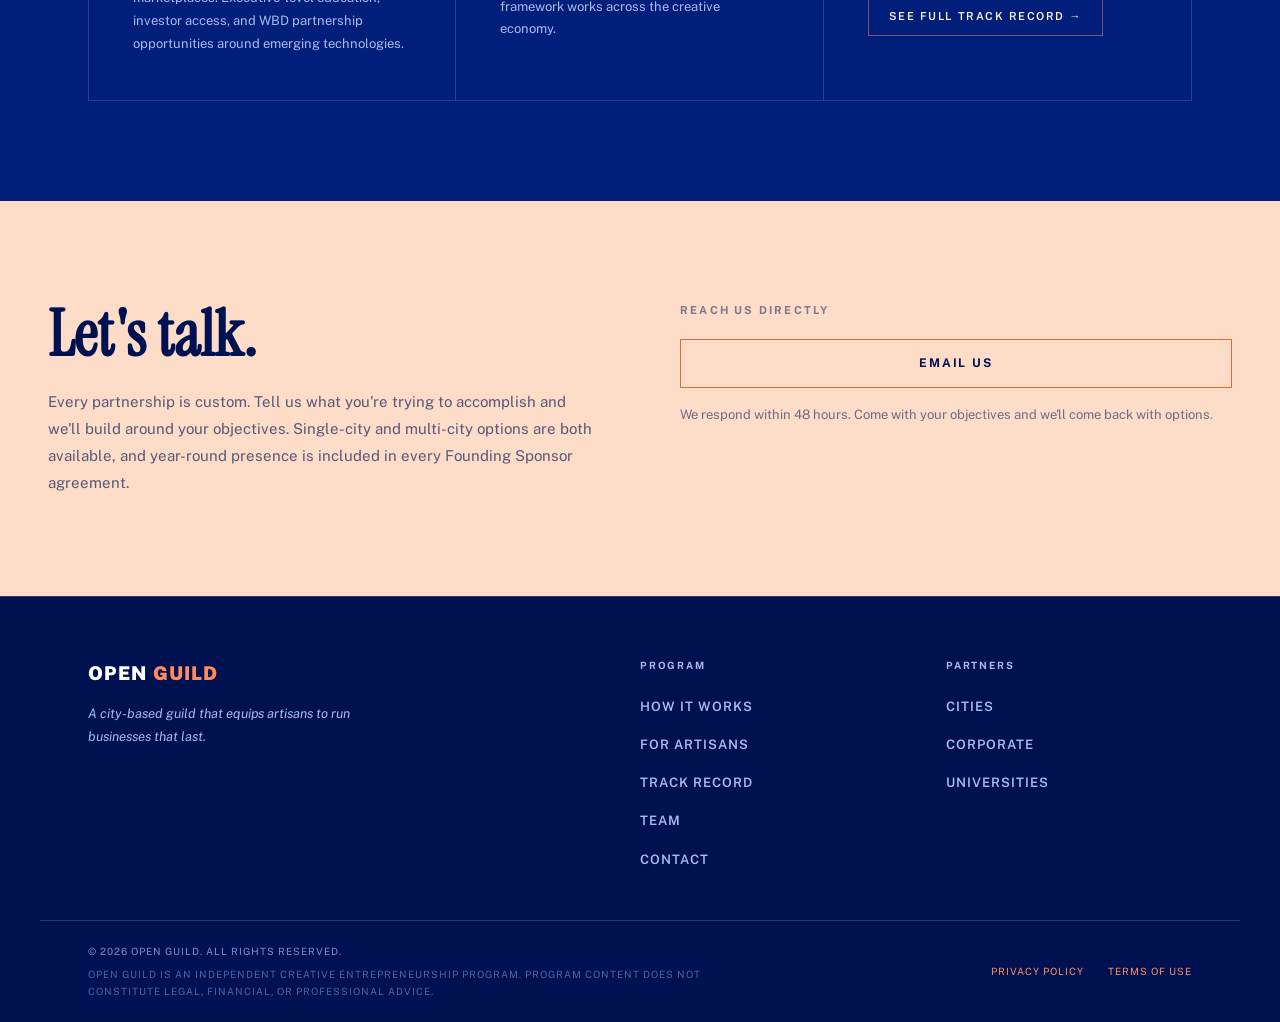
<file: corporate.html>
<!DOCTYPE html>
<html lang="en">
<head>
<meta charset="UTF-8">
<meta name="viewport" content="width=device-width, initial-scale=1.0">
<title>Corporate Partners — Open Guild</title>
<meta property="og:title" content="Corporate Partners — Open Guild">
<meta property="og:description" content="Founding Sponsors help design the inaugural program and get toolkit co-design, co-branded content, and documented outcomes in return.">
<meta property="og:type" content="website">
<meta name="twitter:card" content="summary_large_image">
<link rel="icon" type="image/svg+xml" href="/favicon.svg">
<link rel="apple-touch-icon" sizes="180x180" href="/apple-touch-icon.png">
<link rel="icon" type="image/png" sizes="32x32" href="/favicon-32.png">
<meta property="og:image" content="https://openguild.art/og-image.png">
<meta property="og:image:width" content="1200">
<meta property="og:image:height" content="630">
<meta property="og:image:alt" content="Open Guild - the guild, rebuilt for your city">
<meta name="twitter:image" content="https://openguild.art/og-image.png">
<link rel="preconnect" href="https://fonts.googleapis.com">
<link rel="preconnect" href="https://fonts.gstatic.com" crossorigin>
<link href="https://fonts.googleapis.com/css2?family=Instrument+Serif:ital@0;1&family=Public+Sans:ital,wght@0,400;0,500;0,700;1,400&display=swap" rel="stylesheet">
<link rel="stylesheet" href="styles.css">
</head>
<body>

<nav>
  <div class="nav-inner">
    <a href="/" class="wordmark"><img class="wordmark-mark" src="/logo.svg" alt="" width="28" height="24"><span>Open <em>Guild</em></span></a>
    <ul class="nav-links">
      <li><a href="how-it-works.html">How It Works</a></li>
        <li><a href="artisans.html">For Artisans</a></li>
      <li class="nav-dropdown-wrap">
        <a href="partners.html" class="has-dropdown active">Partners</a>
        <ul class="nav-dropdown">
          <li><a href="cities.html">Cities</a></li>
          <li><a href="corporate.html">Corporate</a></li>
          <li><a href="universities.html">Universities</a></li>
        </ul>
      </li>
      <li><a href="track-record.html">Track Record</a></li>
      <li><a href="team.html">Team</a></li>
    </ul>
    <div class="nav-right">
      <a href="mailto:dan@openguild.art" class="nav-cta">Get in Touch</a>
      <button class="nav-hamburger" id="navToggle" aria-label="Menu">
        <span></span><span></span><span></span>
      </button>
    </div>
  </div>
  <div class="nav-mobile" id="navMobile">
    <ul>
      <li><a href="how-it-works.html">How It Works</a></li>
        <li><a href="artisans.html">For Artisans</a></li>
      <li><a href="partners.html">Partners</a></li>
      <li><a href="cities.html" class="sub">— Cities</a></li>
      <li><a href="corporate.html" class="sub">— Corporate</a></li>
      <li><a href="universities.html" class="sub">— Universities</a></li>
      <li><a href="track-record.html">Track Record</a></li>
      <li><a href="team.html">Team</a></li>
      <li><a href="mailto:dan@openguild.art">Get in Touch</a></li>
    </ul>
  </div>
</nav>

<!-- HERO -->
<div class="sponsors-hero">
  <div class="sponsors-hero-inner">
    <div>
      <div class="sponsors-hero-kicker">Corporate Partnership</div>
      <h1 class="sponsors-hero-h1">Founding<br>sponsors<br>shape the<br>program.</h1>
    </div>
    <div>
      <p class="sponsors-hero-lede">Open Guild is assembling its inaugural cohort of city programs. Founding Sponsors help design the toolkit, shape the curriculum, and decide how participants first encounter your platform.</p>
      <p class="sponsors-hero-lede">You have input on what gets taught and how, and that window is narrow: Founding Sponsor status only exists for the inaugural cohort. Everyone who signs on after joins a program you already built.</p>
      <div class="sponsors-hero-ctas">
        <a href="mailto:dan@openguild.art" class="btn-dark">Email us</a>
      </div>
    </div>
  </div>
</div>

<!-- WHAT WE TEACH / SPONSOR FIT -->
<div class="section" id="what-we-teach">
  <div class="section-inner">
    <p class="why-body reveal" style="max-width:680px;font-size:18px;line-height:1.7;">Open Guild teaches artisans to build the tools they run their business on: a commission-and-inventory tracker for a glassblower, a custom-order intake system for a leatherworker, a taproom loyalty tool for a brewer. Your product sits inside that workflow. It gets taught as a working tool, not pitched as an ad.</p>
  </div>
</div>

<!-- BENEFITS -->
<div class="why-section" id="benefits">
  <div class="why-inner">
    <div class="why-header reveal">
      <span class="section-label">What you get</span>
    </div>
    <div class="returns">
      <div class="ret reveal">
        <div class="ret-num">01</div>
        <div class="ret-title">Founding Sponsor Designation</div>
        <p class="ret-body">Your company recognized as a Founding Sponsor across all program materials, future cohorts, and the Open Guild website. <strong>Permanent. Exclusive to inaugural partners.</strong></p>
      </div>
      <div class="ret reveal d1">
        <div class="ret-num">02</div>
        <div class="ret-title">Toolkit Co-Design</div>
        <p class="ret-body">Your product or service integrated into the Artisan Business Toolkit, with input on how it's taught and positioned. <strong>Branded how-tos, participant-exclusive offers, and a resource artisans will use and share</strong> long after the cohort ends.</p>
      </div>
      <div class="ret reveal d2">
        <div class="ret-num">03</div>
        <div class="ret-title">Year-Round Presence</div>
        <p class="ret-body">Participants don't leave the program when the workshop ends. Every cohort alumni gets 12-month access to the city's resource repository: a curated toolkit of skills, templates, and tools maintained after the intensive.</p>
        <p class="ret-body" style="margin-top:14px;">That access is underwritten by sponsors. Which means:</p>
        <ul style="margin:10px 0 14px 18px;font-family:var(--body);font-size:14px;line-height:1.8;list-style:disc;">
          <li>Your platform is in the toolkit for a full year post-cohort, not just for three days</li>
          <li>New tools you release get added to the repository, and participants see them in context</li>
          <li>You retain opt-in email access to the cohort throughout the year</li>
          <li>The sponsorship becomes a pipeline, not a placement</li>
        </ul>
        <p class="ret-body"><strong>This is the distinction between throwing your logo on a stage and building a year-long relationship with a cohort of working artisans.</strong></p>
      </div>
      <div class="ret reveal d3">
        <div class="ret-num">04</div>
        <div class="ret-title">Co-Branded Content</div>
        <p class="ret-body">"Powered by [Sponsor]" on program materials, city marketing, event collateral, participant certificates, and post-program case studies. <strong>Your brand present at every stage of the participant journey.</strong></p>
      </div>
      <div class="ret reveal">
        <div class="ret-num">05</div>
        <div class="ret-title">Panel &amp; Event Presence</div>
        <p class="ret-body">Speaker slots at the on-site intensive and the community showcase. <strong>Your team in the room</strong> with artisans, city officials, and local press. Direct relationships with the people you want to reach.</p>
      </div>
      <div class="ret reveal d1">
        <div class="ret-num">06</div>
        <div class="ret-title">Impact Reporting</div>
        <p class="ret-body">Post-cohort reporting built with your team's input on what metrics matter. Businesses launched, tools adopted, projects shipped. <strong>Case studies and testimonials produced for your channels.</strong></p>
      </div>
      <div class="ret reveal d2" style="display:flex;flex-direction:column;justify-content:center;align-items:flex-start;padding:40px;">
        <p style="font-size:14px;color:#A9BBEE;line-height:1.75;font-style:italic;">Every package is custom. Single-city and multi-city options available. Year-round presence included in all Founding Sponsor agreements.</p>
        <div style="margin-top:24px;"><a href="mailto:dan@openguild.art" class="btn-y">Email us</a></div>
      </div>
    </div>
  </div>
</div>

<!-- TRACK RECORD -->
<div class="shift-section" id="track-record">
  <div class="shift-inner">
    <div class="shift-header">
      <h2 class="shift-title reveal">Relevant<br>track<br><em>record.</em></h2>
      <p class="shift-sub reveal d1">Corporate-backed programs run by the founding team.</p>
    </div>
    <div class="shift-grid">
      <div class="shift-card reveal">
        <div class="shift-card-num">WB</div>
        <div class="shift-card-tag">Warner Bros. Discovery × Acme Innovation</div>
        <div class="shift-card-title">Collider On The Lot</div>
        <p class="shift-card-body">A startup accelerator on the Warner Bros. Discovery lot in Burbank. <strong>13 companies selected from hundreds of applicants</strong> across media platforms, software, and digital marketplaces. Executive-level education, investor access, and WBD partnership opportunities around emerging technologies.</p>
      </div>
      <div class="shift-card reveal d1">
        <div class="shift-card-num">MX</div>
        <div class="shift-card-tag">Mexico City — Prócora</div>
        <div class="shift-card-title">Entrepreneurship &amp; Art Workshop</div>
        <p class="shift-card-body">18 participants. <strong>100% completion.</strong> Each left with a developed business plan. The cohort spanned industries from music to fashion to digital services, confirming that the Guild's framework works across the creative economy.</p>
      </div>
      <div class="shift-card reveal d2">
        <div class="shift-card-tag">See the full history</div>
        <div class="shift-card-title">Four programs. All of them fed the curriculum.</div>
        <p class="shift-card-body">The Guild's curriculum is built on four programs run by the founding team, from a corporate accelerator on the Warner Bros. lot to an arts-driven community development grant in New Orleans.</p>
        <div style="margin-top:28px;"><a href="track-record.html" class="btn-ghost" style="font-size:11px;padding:10px 20px;">See full track record →</a></div>
      </div>
    </div>
  </div>
</div>

<!-- CTA -->
<div class="sponsor-contact-section">
  <div class="sponsor-contact-inner">
    <div>
      <div class="contact-pull">Let's talk.</div>
      <p class="contact-sub">Every partnership is custom. Tell us what you're trying to accomplish and we'll build around your objectives. Single-city and multi-city options are both available, and year-round presence is included in every Founding Sponsor agreement.</p>
    </div>
    <div>
      <p style="font-family:var(--display);font-size:11px;font-weight:700;letter-spacing:0.2em;text-transform:uppercase;color:rgba(0,17,82,0.5);margin-bottom:20px;">Reach us directly</p>
      <a href="mailto:dan@openguild.art" class="btn-dark" style="display:inline-block;margin-bottom:16px;width:100%;text-align:center;">Email us</a>
      <p style="font-size:13px;color:rgba(0,17,82,0.55);line-height:1.75;">We respond within 48 hours. Come with your objectives and we'll come back with options.</p>
    </div>
  </div>
</div>

<footer>
  <div class="footer-inner">
    <div>
      <div class="footer-mark">Open <em>Guild</em></div>
      <p class="footer-tagline">A city-based guild that equips artisans to run businesses that last.</p>
    </div>
    <div>
      <div class="footer-col-h">Program</div>
      <ul class="footer-links">
        <li><a href="how-it-works.html">How It Works</a></li>
        <li><a href="artisans.html">For Artisans</a></li>
        <li><a href="track-record.html">Track Record</a></li>
        <li><a href="team.html">Team</a></li>
        <li><a href="mailto:dan@openguild.art">Contact</a></li>
      </ul>
    </div>
    <div>
      <div class="footer-col-h">Partners</div>
      <ul class="footer-links">
        <li><a href="cities.html">Cities</a></li>
        <li><a href="corporate.html">Corporate</a></li>
        <li><a href="universities.html">Universities</a></li>
      </ul>
    </div>
  </div>
  <div class="footer-bottom">
    <div class="footer-legal-group">
      <span class="footer-legal">© 2026 Open Guild. All rights reserved.</span>
      <span class="footer-legal" style="opacity:0.65;">Open Guild is an independent creative entrepreneurship program. Program content does not constitute legal, financial, or professional advice.</span>
    </div>
    <div class="footer-legal-links">
      <a href="privacy.html" class="footer-legal">Privacy Policy</a>
      <a href="terms.html" class="footer-legal">Terms of Use</a>
    </div>
  </div>
</footer>

<nav class="toc-rail" id="tocRail" aria-label="Page sections">
  <a class="toc-item" href="#what-we-teach"><span class="toc-label">What We Teach</span><span class="toc-dot"></span></a>
  <a class="toc-item" href="#benefits"><span class="toc-label">Benefits</span><span class="toc-dot"></span></a>
  <a class="toc-item" href="#track-record"><span class="toc-label">Track Record</span><span class="toc-dot"></span></a>
</nav>

<button class="back-to-top" id="backToTop" aria-label="Back to top">
  <svg viewBox="0 0 24 24" fill="none" stroke="currentColor" stroke-width="2" stroke-linecap="round" stroke-linejoin="round"><path d="M12 19V5"/><path d="M5 12l7-7 7 7"/></svg>
</button>

<script>
const obs = new IntersectionObserver((entries) => {
  entries.forEach(e => { if (e.isIntersecting) { e.target.classList.add('in'); obs.unobserve(e.target); } });
}, { threshold: 0.08 });
document.querySelectorAll('.reveal').forEach(el => obs.observe(el));
const toggle = document.getElementById('navToggle');
const mobile = document.getElementById('navMobile');
if (toggle && mobile) {
  toggle.addEventListener('click', () => {
    mobile.classList.toggle('open');
    toggle.classList.toggle('open');
  });

}

const tocItems = document.querySelectorAll('.toc-item');
if (tocItems.length) {
  const tocSections = Array.from(tocItems).map(a => document.querySelector(a.getAttribute('href')));
  function updateTocActive() {
    let current = -1;
    tocSections.forEach((sec, i) => { if (sec && sec.getBoundingClientRect().top <= 160) current = i; });
    tocItems.forEach((a, i) => a.classList.toggle('active', i === current));
  }
  window.addEventListener('scroll', updateTocActive, { passive: true });
  updateTocActive();
  tocItems.forEach(a => {
    a.addEventListener('click', (e) => {
      e.preventDefault();
      const target = document.querySelector(a.getAttribute('href'));
      if (target) target.scrollIntoView({ behavior: 'smooth', block: 'start' });
    });
  });
}

const backToTop = document.getElementById('backToTop');
if (backToTop) {
  window.addEventListener('scroll', () => {
    backToTop.classList.toggle('visible', window.scrollY > 500);
  }, { passive: true });
  backToTop.addEventListener('click', () => window.scrollTo({ top: 0, behavior: 'smooth' }));
}
</script>
</body>
</html>
</file>
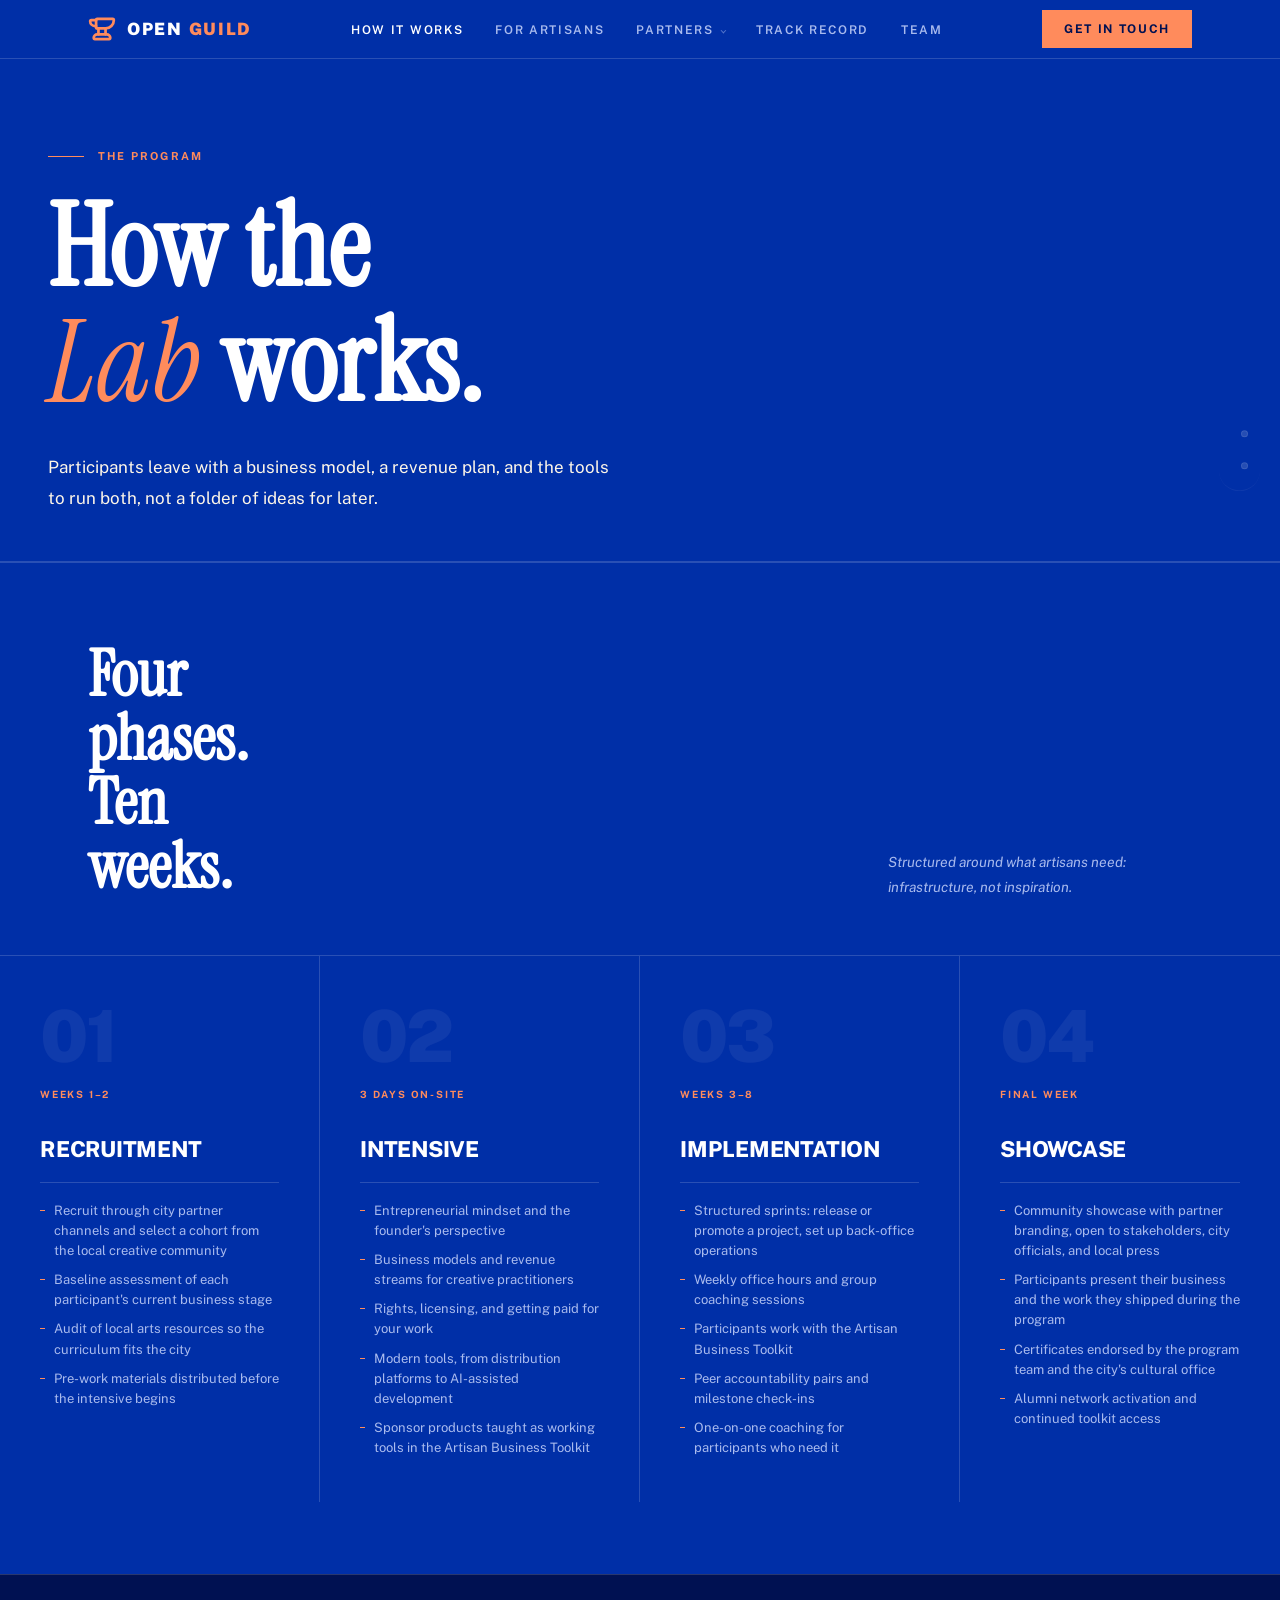
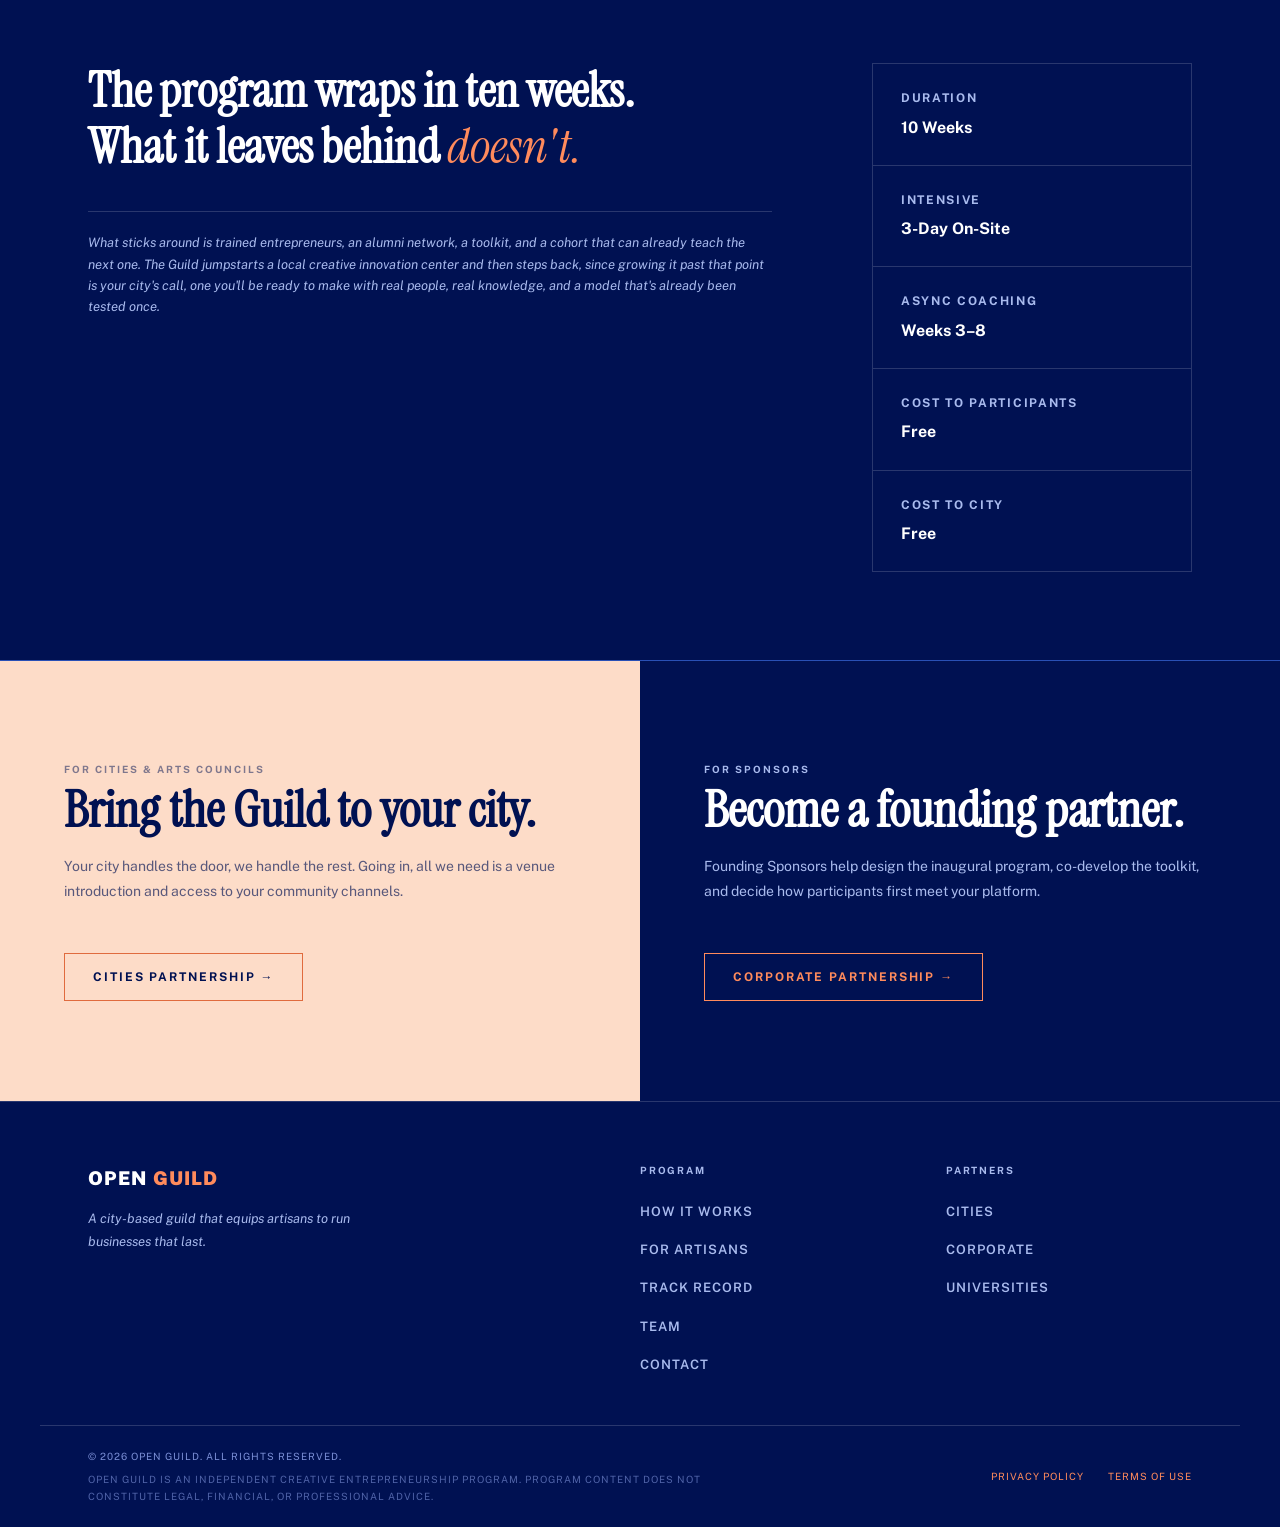
<file: how-it-works.html>
<!DOCTYPE html>
<html lang="en">
<head>
<meta charset="UTF-8">
<meta name="viewport" content="width=device-width, initial-scale=1.0">
<title>How It Works — Open Guild</title>
<meta property="og:title" content="How It Works — Open Guild">
<meta property="og:description" content="Four phases. Ten weeks. Participants leave with a business model, a revenue plan, and the tools to run both, not a folder of ideas for later.">
<meta property="og:type" content="website">
<meta name="twitter:card" content="summary_large_image">
<link rel="icon" type="image/svg+xml" href="/favicon.svg">
<link rel="apple-touch-icon" sizes="180x180" href="/apple-touch-icon.png">
<link rel="icon" type="image/png" sizes="32x32" href="/favicon-32.png">
<meta property="og:image" content="https://openguild.art/og-image.png">
<meta property="og:image:width" content="1200">
<meta property="og:image:height" content="630">
<meta property="og:image:alt" content="Open Guild - the guild, rebuilt for your city">
<meta name="twitter:image" content="https://openguild.art/og-image.png">
<link rel="preconnect" href="https://fonts.googleapis.com">
<link rel="preconnect" href="https://fonts.gstatic.com" crossorigin>
<link href="https://fonts.googleapis.com/css2?family=Instrument+Serif:ital@0;1&family=Public+Sans:ital,wght@0,400;0,500;0,700;1,400&display=swap" rel="stylesheet">
<link rel="stylesheet" href="styles.css">
</head>
<body>

<nav>
  <div class="nav-inner">
    <a href="/" class="wordmark"><img class="wordmark-mark" src="/logo.svg" alt="" width="28" height="24"><span>Open <em>Guild</em></span></a>
    <ul class="nav-links">
      <li><a href="how-it-works.html" class="active">How It Works</a></li>
      <li><a href="artisans.html">For Artisans</a></li>
      <li class="nav-dropdown-wrap">
        <a href="partners.html" class="has-dropdown">Partners</a>
        <ul class="nav-dropdown">
          <li><a href="cities.html">Cities</a></li>
          <li><a href="corporate.html">Corporate</a></li>
          <li><a href="universities.html">Universities</a></li>
        </ul>
      </li>
      <li><a href="track-record.html">Track Record</a></li>
      <li><a href="team.html">Team</a></li>
    </ul>
    <div class="nav-right">
      <a href="mailto:dan@openguild.art" class="nav-cta">Get in Touch</a>
      <button class="nav-hamburger" id="navToggle" aria-label="Menu">
        <span></span><span></span><span></span>
      </button>
    </div>
  </div>
  <div class="nav-mobile" id="navMobile">
    <ul>
      <li><a href="how-it-works.html">How It Works</a></li>
        <li><a href="artisans.html">For Artisans</a></li>
      <li><a href="partners.html">Partners</a></li>
      <li><a href="cities.html" class="sub">— Cities</a></li>
      <li><a href="corporate.html" class="sub">— Corporate</a></li>
      <li><a href="universities.html" class="sub">— Universities</a></li>
      <li><a href="track-record.html">Track Record</a></li>
      <li><a href="team.html">Team</a></li>
      <li><a href="mailto:dan@openguild.art">Get in Touch</a></li>
    </ul>
  </div>
</nav>

<!-- HERO -->
<div class="cs-hero">
  <div class="cs-hero-inner">
    <div class="hero-kicker reveal">
      <span class="kl"></span>
      <span class="kt">The Program</span>
    </div>
    <h1 class="cs-hero-h1 reveal d1">How the<br><em>Lab</em> works.</h1>
    <p class="cs-hero-lede reveal d2">Participants leave with a business model, a revenue plan, and the tools to run both, not a folder of ideas for later.</p>
  </div>
</div>

<!-- FOUR PHASES DETAIL -->
<div class="phases-section" id="phases">
  <div class="phases-header">
    <h2 class="phases-title reveal">Four<br>phases.<br>Ten<br>weeks.</h2>
    <p class="phases-intro reveal d1">Structured around what artisans need: infrastructure, not inspiration.</p>
  </div>
  <div class="phases-grid">
    <div class="phase-card reveal">
      <div class="phase-n">01</div>
      <div class="phase-tag">Weeks 1–2</div>
      <div class="phase-name">Recruitment</div>
      <hr class="pr">
      <ul class="phase-items">
        <li>Recruit through city partner channels and select a cohort from the local creative community</li>
        <li>Baseline assessment of each participant's current business stage</li>
        <li>Audit of local arts resources so the curriculum fits the city</li>
        <li>Pre-work materials distributed before the intensive begins</li>
      </ul>
    </div>
    <div class="phase-card reveal d1">
      <div class="phase-n">02</div>
      <div class="phase-tag">3 Days On-Site</div>
      <div class="phase-name">Intensive</div>
      <hr class="pr">
      <ul class="phase-items">
        <li>Entrepreneurial mindset and the founder's perspective</li>
        <li>Business models and revenue streams for creative practitioners</li>
        <li>Rights, licensing, and getting paid for your work</li>
        <li>Modern tools, from distribution platforms to AI-assisted development</li>
        <li>Sponsor products taught as working tools in the Artisan Business Toolkit</li>
      </ul>
    </div>
    <div class="phase-card reveal d2">
      <div class="phase-n">03</div>
      <div class="phase-tag">Weeks 3–8</div>
      <div class="phase-name">Implementation</div>
      <hr class="pr">
      <ul class="phase-items">
        <li>Structured sprints: release or promote a project, set up back-office operations</li>
        <li>Weekly office hours and group coaching sessions</li>
        <li>Participants work with the Artisan Business Toolkit</li>
        <li>Peer accountability pairs and milestone check-ins</li>
        <li>One-on-one coaching for participants who need it</li>
      </ul>
    </div>
    <div class="phase-card reveal d3">
      <div class="phase-n">04</div>
      <div class="phase-tag">Final Week</div>
      <div class="phase-name">Showcase</div>
      <hr class="pr">
      <ul class="phase-items">
        <li>Community showcase with partner branding, open to stakeholders, city officials, and local press</li>
        <li>Participants present their business and the work they shipped during the program</li>
        <li>Certificates endorsed by the program team and the city's cultural office</li>
        <li>Alumni network activation and continued toolkit access</li>
      </ul>
    </div>
  </div>
</div>

<!-- WHAT STAYS -->
<div class="berklee-section" id="what-stays">
  <div class="berklee-inner">
    <div>
      <h2 class="berklee-quote-text reveal">The program wraps in ten weeks.<br>What it leaves behind <em>doesn't.</em></h2>
      <p class="berklee-attr reveal d1">
        What sticks around is trained entrepreneurs, an alumni network, a toolkit, and a cohort that can already teach the next one. The Guild jumpstarts a local creative innovation center and then steps back, since growing it past that point is your city's call, one you'll be ready to make with real people, real knowledge, and a model that's already been tested once.
      </p>
    </div>
    <div class="berklee-facts reveal d2">
      <div class="bf-item">
        <div class="bf-label">Duration</div>
        <div class="bf-val">10 Weeks</div>
      </div>
      <div class="bf-item">
        <div class="bf-label">Intensive</div>
        <div class="bf-val">3-Day On-Site</div>
      </div>
      <div class="bf-item">
        <div class="bf-label">Async Coaching</div>
        <div class="bf-val">Weeks 3–8</div>
      </div>
      <div class="bf-item">
        <div class="bf-label">Cost to Participants</div>
        <div class="bf-val">Free</div>
      </div>
      <div class="bf-item">
        <div class="bf-label">Cost to City</div>
        <div class="bf-val">Free</div>
      </div>
    </div>
  </div>
</div>

<!-- CTA -->
<div class="cta-split">
  <div class="cta-panel cta-panel-a">
    <div>
      <div class="cta-kicker">For Cities &amp; Arts Councils</div>
      <div class="cta-panel-h">Bring the Guild to your city.</div>
      <p class="cta-panel-body">Your city handles the door, we handle the rest. Going in, all we need is a venue introduction and access to your community channels.</p>
    </div>
    <a href="cities.html" class="cta-btn-dark">Cities partnership →</a>
  </div>
  <div class="cta-panel cta-panel-b">
    <div>
      <div class="cta-kicker">For Sponsors</div>
      <div class="cta-panel-h">Become a founding partner.</div>
      <p class="cta-panel-body">Founding Sponsors help design the inaugural program, co-develop the toolkit, and decide how participants first meet your platform.</p>
    </div>
    <a href="corporate.html" class="cta-btn-yel">Corporate partnership →</a>
  </div>
</div>

<footer>
  <div class="footer-inner">
    <div>
      <div class="footer-mark">Open <em>Guild</em></div>
      <p class="footer-tagline">A city-based guild that equips artisans to run businesses that last.</p>
    </div>
    <div>
      <div class="footer-col-h">Program</div>
      <ul class="footer-links">
        <li><a href="how-it-works.html">How It Works</a></li>
        <li><a href="artisans.html">For Artisans</a></li>
        <li><a href="track-record.html">Track Record</a></li>
        <li><a href="team.html">Team</a></li>
        <li><a href="mailto:dan@openguild.art">Contact</a></li>
      </ul>
    </div>
    <div>
      <div class="footer-col-h">Partners</div>
      <ul class="footer-links">
        <li><a href="cities.html">Cities</a></li>
        <li><a href="corporate.html">Corporate</a></li>
        <li><a href="universities.html">Universities</a></li>
      </ul>
    </div>
  </div>
  <div class="footer-bottom">
    <div class="footer-legal-group">
      <span class="footer-legal">© 2026 Open Guild. All rights reserved.</span>
      <span class="footer-legal" style="opacity:0.65;">Open Guild is an independent creative entrepreneurship program. Program content does not constitute legal, financial, or professional advice.</span>
    </div>
    <div class="footer-legal-links">
      <a href="privacy.html" class="footer-legal">Privacy Policy</a>
      <a href="terms.html" class="footer-legal">Terms of Use</a>
    </div>
  </div>
</footer>

<nav class="toc-rail" id="tocRail" aria-label="Page sections">
  <a class="toc-item" href="#phases"><span class="toc-label">Four Phases</span><span class="toc-dot"></span></a>
  <a class="toc-item" href="#what-stays"><span class="toc-label">What Stays</span><span class="toc-dot"></span></a>
</nav>

<button class="back-to-top" id="backToTop" aria-label="Back to top">
  <svg viewBox="0 0 24 24" fill="none" stroke="currentColor" stroke-width="2" stroke-linecap="round" stroke-linejoin="round"><path d="M12 19V5"/><path d="M5 12l7-7 7 7"/></svg>
</button>

<script>
const obs = new IntersectionObserver((entries) => {
  entries.forEach(e => { if (e.isIntersecting) { e.target.classList.add('in'); obs.unobserve(e.target); } });
}, { threshold: 0.08 });
document.querySelectorAll('.reveal').forEach(el => obs.observe(el));
const toggle = document.getElementById('navToggle');
const mobile = document.getElementById('navMobile');
if (toggle && mobile) {
  toggle.addEventListener('click', () => {
    mobile.classList.toggle('open');
    toggle.classList.toggle('open');
  });

}

const tocItems = document.querySelectorAll('.toc-item');
if (tocItems.length) {
  const tocSections = Array.from(tocItems).map(a => document.querySelector(a.getAttribute('href')));
  function updateTocActive() {
    let current = -1;
    tocSections.forEach((sec, i) => { if (sec && sec.getBoundingClientRect().top <= 160) current = i; });
    tocItems.forEach((a, i) => a.classList.toggle('active', i === current));
  }
  window.addEventListener('scroll', updateTocActive, { passive: true });
  updateTocActive();
  tocItems.forEach(a => {
    a.addEventListener('click', (e) => {
      e.preventDefault();
      const target = document.querySelector(a.getAttribute('href'));
      if (target) target.scrollIntoView({ behavior: 'smooth', block: 'start' });
    });
  });
}

const backToTop = document.getElementById('backToTop');
if (backToTop) {
  window.addEventListener('scroll', () => {
    backToTop.classList.toggle('visible', window.scrollY > 500);
  }, { passive: true });
  backToTop.addEventListener('click', () => window.scrollTo({ top: 0, behavior: 'smooth' }));
}
</script>
</body>
</html>
</file>
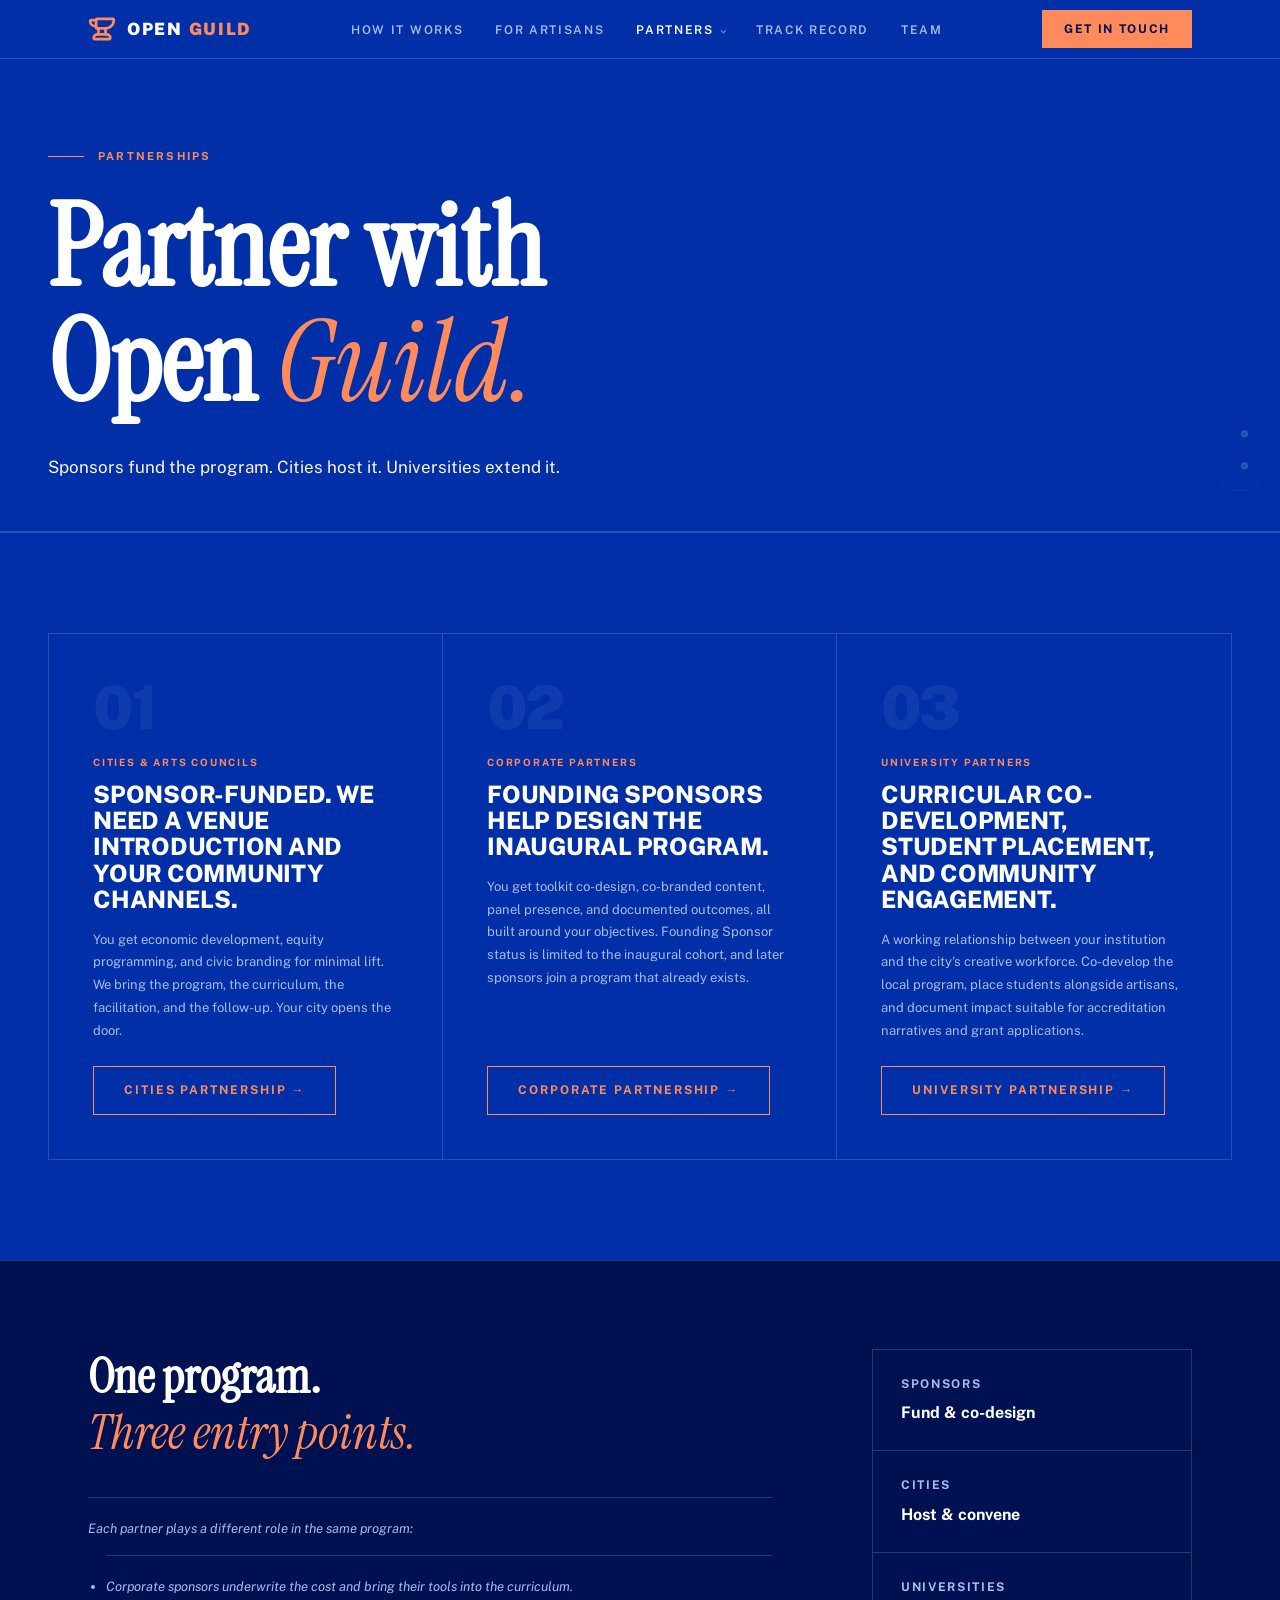
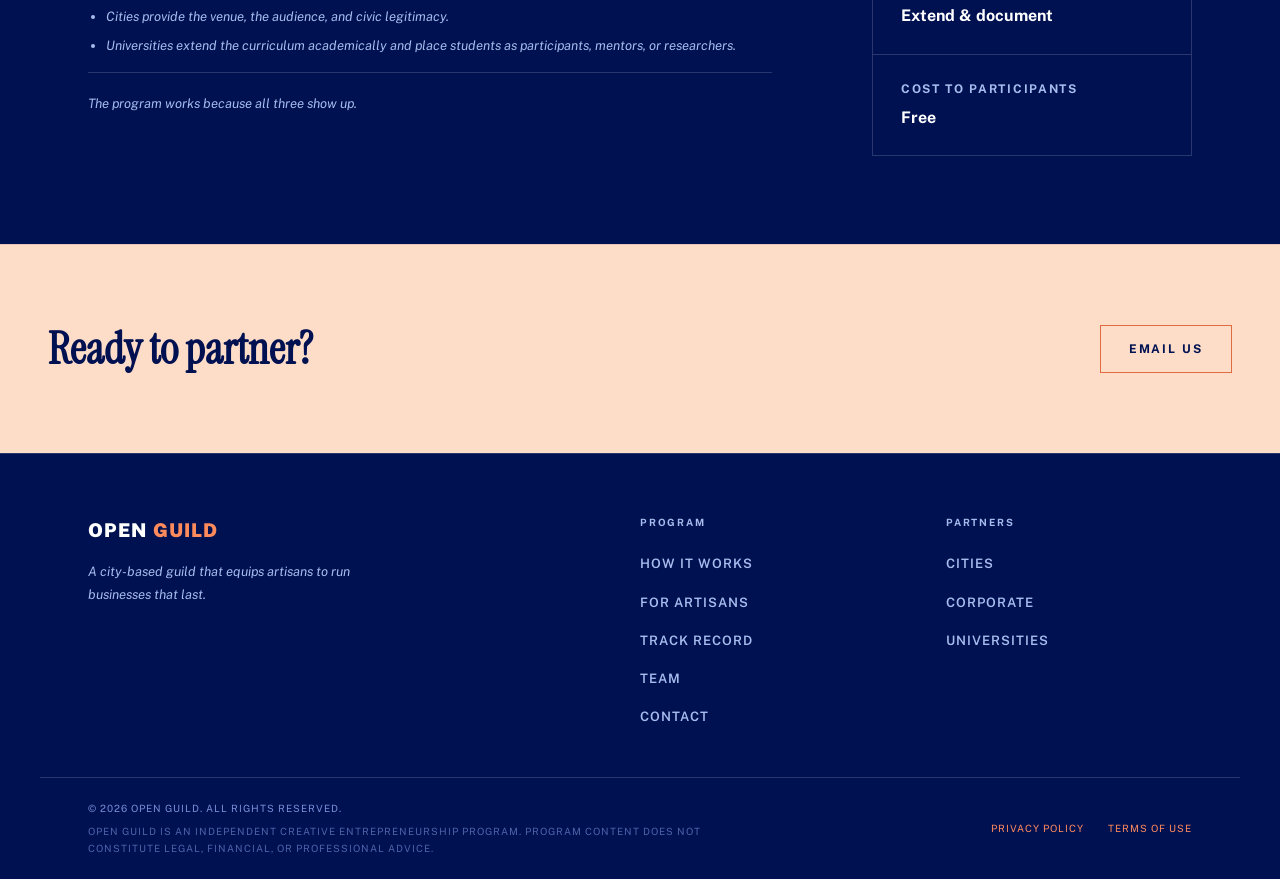
<file: partners.html>
<!DOCTYPE html>
<html lang="en">
<head>
<meta charset="UTF-8">
<meta name="viewport" content="width=device-width, initial-scale=1.0">
<title>Partners — Open Guild</title>
<meta property="og:title" content="Partners — Open Guild">
<meta property="og:description" content="Three ways in: sponsors fund the program, cities host it, and universities extend it.">
<meta property="og:type" content="website">
<meta name="twitter:card" content="summary_large_image">
<link rel="icon" type="image/svg+xml" href="/favicon.svg">
<link rel="apple-touch-icon" sizes="180x180" href="/apple-touch-icon.png">
<link rel="icon" type="image/png" sizes="32x32" href="/favicon-32.png">
<meta property="og:image" content="https://openguild.art/og-image.png">
<meta property="og:image:width" content="1200">
<meta property="og:image:height" content="630">
<meta property="og:image:alt" content="Open Guild - the guild, rebuilt for your city">
<meta name="twitter:image" content="https://openguild.art/og-image.png">
<link rel="preconnect" href="https://fonts.googleapis.com">
<link rel="preconnect" href="https://fonts.gstatic.com" crossorigin>
<link href="https://fonts.googleapis.com/css2?family=Instrument+Serif:ital@0;1&family=Public+Sans:ital,wght@0,400;0,500;0,700;1,400&display=swap" rel="stylesheet">
<link rel="stylesheet" href="styles.css">
</head>
<body>

<nav>
  <div class="nav-inner">
    <a href="/" class="wordmark"><img class="wordmark-mark" src="/logo.svg" alt="" width="28" height="24"><span>Open <em>Guild</em></span></a>
    <ul class="nav-links">
      <li><a href="how-it-works.html">How It Works</a></li>
        <li><a href="artisans.html">For Artisans</a></li>
      <li class="nav-dropdown-wrap">
        <a href="partners.html" class="has-dropdown active">Partners</a>
        <ul class="nav-dropdown">
          <li><a href="cities.html">Cities</a></li>
          <li><a href="corporate.html">Corporate</a></li>
          <li><a href="universities.html">Universities</a></li>
        </ul>
      </li>
      <li><a href="track-record.html">Track Record</a></li>
      <li><a href="team.html">Team</a></li>
    </ul>
    <div class="nav-right">
      <a href="mailto:dan@openguild.art" class="nav-cta">Get in Touch</a>
      <button class="nav-hamburger" id="navToggle" aria-label="Menu">
        <span></span><span></span><span></span>
      </button>
    </div>
  </div>
  <div class="nav-mobile" id="navMobile">
    <ul>
      <li><a href="how-it-works.html">How It Works</a></li>
        <li><a href="artisans.html">For Artisans</a></li>
      <li><a href="partners.html">Partners</a></li>
      <li><a href="cities.html" class="sub">— Cities</a></li>
      <li><a href="corporate.html" class="sub">— Corporate</a></li>
      <li><a href="universities.html" class="sub">— Universities</a></li>
      <li><a href="track-record.html">Track Record</a></li>
      <li><a href="team.html">Team</a></li>
      <li><a href="mailto:dan@openguild.art">Get in Touch</a></li>
    </ul>
  </div>
</nav>

<!-- HERO -->
<div class="cs-hero">
  <div class="cs-hero-inner">
    <div class="hero-kicker reveal">
      <span class="kl"></span>
      <span class="kt">Partnerships</span>
    </div>
    <h1 class="cs-hero-h1 reveal d1">Partner with<br>Open <em>Guild.</em></h1>
    <p class="cs-hero-lede reveal d2">Sponsors fund the program. Cities host it. Universities extend it.</p>
  </div>
</div>

<!-- THREE ROUTING CARDS -->
<div class="section" id="partner-types" style="border-top:0.5px solid var(--rule);">
  <div class="section-inner">
    <div class="pillars">
      <div class="pillar reveal">
        <div class="pillar-num">01</div>
        <div class="pillar-tag">Cities &amp; Arts Councils</div>
        <div class="pillar-title">Sponsor-funded. We need a venue introduction and your community channels.</div>
        <p class="pillar-body">You get economic development, equity programming, and civic branding for minimal lift. We bring the program, the curriculum, the facilitation, and the follow-up. Your city opens the door.</p>
        <div style="margin-top:28px;"><a href="cities.html" class="btn-y">Cities partnership →</a></div>
      </div>
      <div class="pillar reveal d1">
        <div class="pillar-num">02</div>
        <div class="pillar-tag">Corporate Partners</div>
        <div class="pillar-title">Founding Sponsors help design the inaugural program.</div>
        <p class="pillar-body">You get toolkit co-design, co-branded content, panel presence, and documented outcomes, all built around your objectives. Founding Sponsor status is limited to the inaugural cohort, and later sponsors join a program that already exists.</p>
        <div style="margin-top:28px;"><a href="corporate.html" class="btn-y">Corporate partnership →</a></div>
      </div>
      <div class="pillar reveal d2">
        <div class="pillar-num">03</div>
        <div class="pillar-tag">University Partners</div>
        <div class="pillar-title">Curricular co-development, student placement, and community engagement.</div>
        <p class="pillar-body">A working relationship between your institution and the city's creative workforce. Co-develop the local program, place students alongside artisans, and document impact suitable for accreditation narratives and grant applications.</p>
        <div style="margin-top:28px;"><a href="universities.html" class="btn-y">University partnership →</a></div>
      </div>
    </div>
  </div>
</div>

<!-- HOW IT FITS TOGETHER -->
<div class="berklee-section" id="how-it-fits">
  <div class="berklee-inner">
    <div>
      <h2 class="berklee-quote-text reveal">One program.<br><em>Three entry points.</em></h2>
      <p class="berklee-attr reveal d1" style="margin-bottom:16px;">Each partner plays a different role in the same program:</p>
      <ul class="berklee-attr reveal d1" style="margin:0 0 16px 18px;list-style:disc;">
        <li style="margin-bottom:8px;">Corporate sponsors underwrite the cost and bring their tools into the curriculum.</li>
        <li style="margin-bottom:8px;">Cities provide the venue, the audience, and civic legitimacy.</li>
        <li>Universities extend the curriculum academically and place students as participants, mentors, or researchers.</li>
      </ul>
      <p class="berklee-attr reveal d1">The program works because all three show up.</p>
    </div>
    <div class="berklee-facts reveal d2">
      <div class="bf-item">
        <div class="bf-label">Sponsors</div>
        <div class="bf-val">Fund &amp; co-design</div>
      </div>
      <div class="bf-item">
        <div class="bf-label">Cities</div>
        <div class="bf-val">Host &amp; convene</div>
      </div>
      <div class="bf-item">
        <div class="bf-label">Universities</div>
        <div class="bf-val">Extend &amp; document</div>
      </div>
      <div class="bf-item">
        <div class="bf-label">Cost to participants</div>
        <div class="bf-val">Free</div>
      </div>
    </div>
  </div>
</div>

<!-- CTA BAND -->
<div class="cta-band yellow-band">
  <div class="cta-inner">
    <div class="cta-text">Ready to partner?</div>
    <div class="cta-btns">
      <a href="mailto:dan@openguild.art" class="btn-dark">Email us</a>
    </div>
  </div>
</div>

<footer>
  <div class="footer-inner">
    <div>
      <div class="footer-mark">Open <em>Guild</em></div>
      <p class="footer-tagline">A city-based guild that equips artisans to run businesses that last.</p>
    </div>
    <div>
      <div class="footer-col-h">Program</div>
      <ul class="footer-links">
        <li><a href="how-it-works.html">How It Works</a></li>
        <li><a href="artisans.html">For Artisans</a></li>
        <li><a href="track-record.html">Track Record</a></li>
        <li><a href="team.html">Team</a></li>
        <li><a href="mailto:dan@openguild.art">Contact</a></li>
      </ul>
    </div>
    <div>
      <div class="footer-col-h">Partners</div>
      <ul class="footer-links">
        <li><a href="cities.html">Cities</a></li>
        <li><a href="corporate.html">Corporate</a></li>
        <li><a href="universities.html">Universities</a></li>
      </ul>
    </div>
  </div>
  <div class="footer-bottom">
    <div class="footer-legal-group">
      <span class="footer-legal">© 2026 Open Guild. All rights reserved.</span>
      <span class="footer-legal" style="opacity:0.65;">Open Guild is an independent creative entrepreneurship program. Program content does not constitute legal, financial, or professional advice.</span>
    </div>
    <div class="footer-legal-links">
      <a href="privacy.html" class="footer-legal">Privacy Policy</a>
      <a href="terms.html" class="footer-legal">Terms of Use</a>
    </div>
  </div>
</footer>

<nav class="toc-rail" id="tocRail" aria-label="Page sections">
  <a class="toc-item" href="#partner-types"><span class="toc-label">Partner Types</span><span class="toc-dot"></span></a>
  <a class="toc-item" href="#how-it-fits"><span class="toc-label">How It Fits</span><span class="toc-dot"></span></a>
</nav>

<button class="back-to-top" id="backToTop" aria-label="Back to top">
  <svg viewBox="0 0 24 24" fill="none" stroke="currentColor" stroke-width="2" stroke-linecap="round" stroke-linejoin="round"><path d="M12 19V5"/><path d="M5 12l7-7 7 7"/></svg>
</button>

<script>
const obs = new IntersectionObserver((entries) => {
  entries.forEach(e => { if (e.isIntersecting) { e.target.classList.add('in'); obs.unobserve(e.target); } });
}, { threshold: 0.08 });
document.querySelectorAll('.reveal').forEach(el => obs.observe(el));
const toggle = document.getElementById('navToggle');
const mobile = document.getElementById('navMobile');
if (toggle && mobile) {
  toggle.addEventListener('click', () => {
    mobile.classList.toggle('open');
    toggle.classList.toggle('open');
  });

}

const tocItems = document.querySelectorAll('.toc-item');
if (tocItems.length) {
  const tocSections = Array.from(tocItems).map(a => document.querySelector(a.getAttribute('href')));
  function updateTocActive() {
    let current = -1;
    tocSections.forEach((sec, i) => { if (sec && sec.getBoundingClientRect().top <= 160) current = i; });
    tocItems.forEach((a, i) => a.classList.toggle('active', i === current));
  }
  window.addEventListener('scroll', updateTocActive, { passive: true });
  updateTocActive();
  tocItems.forEach(a => {
    a.addEventListener('click', (e) => {
      e.preventDefault();
      const target = document.querySelector(a.getAttribute('href'));
      if (target) target.scrollIntoView({ behavior: 'smooth', block: 'start' });
    });
  });
}

const backToTop = document.getElementById('backToTop');
if (backToTop) {
  window.addEventListener('scroll', () => {
    backToTop.classList.toggle('visible', window.scrollY > 500);
  }, { passive: true });
  backToTop.addEventListener('click', () => window.scrollTo({ top: 0, behavior: 'smooth' }));
}
</script>
</body>
</html>
</file>
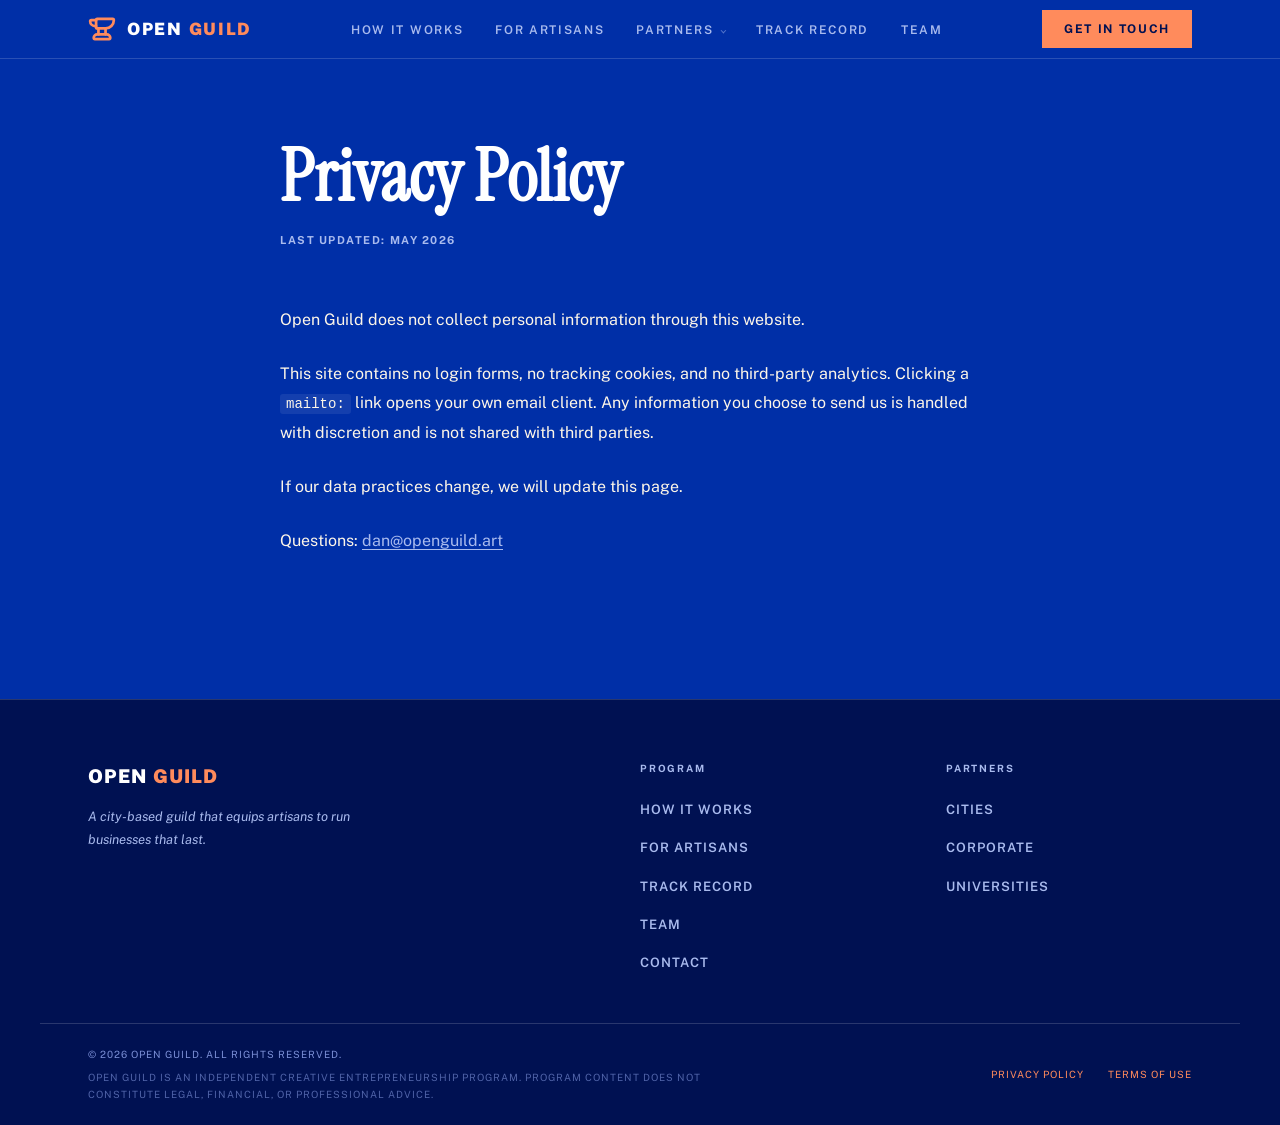
<file: privacy.html>
<!DOCTYPE html>
<html lang="en">
<head>
<meta charset="UTF-8">
<meta name="viewport" content="width=device-width, initial-scale=1.0">
<title>Privacy Policy — Open Guild</title>
<meta property="og:title" content="Privacy Policy — Open Guild">
<meta property="og:type" content="website">
<link rel="icon" type="image/svg+xml" href="/favicon.svg">
<link rel="apple-touch-icon" sizes="180x180" href="/apple-touch-icon.png">
<link rel="icon" type="image/png" sizes="32x32" href="/favicon-32.png">
<meta property="og:image" content="https://openguild.art/og-image.png">
<meta property="og:image:width" content="1200">
<meta property="og:image:height" content="630">
<meta property="og:image:alt" content="Open Guild - the guild, rebuilt for your city">
<meta name="twitter:image" content="https://openguild.art/og-image.png">
<link rel="preconnect" href="https://fonts.googleapis.com">
<link rel="preconnect" href="https://fonts.gstatic.com" crossorigin>
<link href="https://fonts.googleapis.com/css2?family=Instrument+Serif:ital@0;1&family=Public+Sans:ital,wght@0,400;0,500;0,700;1,400&display=swap" rel="stylesheet">
<link rel="stylesheet" href="styles.css">
</head>
<body>

<nav>
  <div class="nav-inner">
    <a href="/" class="wordmark"><img class="wordmark-mark" src="/logo.svg" alt="" width="28" height="24"><span>Open <em>Guild</em></span></a>
    <ul class="nav-links">
      <li><a href="how-it-works.html">How It Works</a></li>
        <li><a href="artisans.html">For Artisans</a></li>
      <li class="nav-dropdown-wrap">
        <a href="partners.html" class="has-dropdown">Partners</a>
        <ul class="nav-dropdown">
          <li><a href="cities.html">Cities</a></li>
          <li><a href="corporate.html">Corporate</a></li>
          <li><a href="universities.html">Universities</a></li>
        </ul>
      </li>
      <li><a href="track-record.html">Track Record</a></li>
      <li><a href="team.html">Team</a></li>
    </ul>
    <div class="nav-right">
      <a href="mailto:dan@openguild.art" class="nav-cta">Get in Touch</a>
      <button class="nav-hamburger" id="navToggle" aria-label="Menu">
        <span></span><span></span><span></span>
      </button>
    </div>
  </div>
  <div class="nav-mobile" id="navMobile">
    <ul>
      <li><a href="how-it-works.html">How It Works</a></li>
        <li><a href="artisans.html">For Artisans</a></li>
      <li><a href="partners.html">Partners</a></li>
      <li><a href="cities.html" class="sub">— Cities</a></li>
      <li><a href="corporate.html" class="sub">— Corporate</a></li>
      <li><a href="universities.html" class="sub">— Universities</a></li>
      <li><a href="track-record.html">Track Record</a></li>
      <li><a href="team.html">Team</a></li>
      <li><a href="mailto:dan@openguild.art">Get in Touch</a></li>
    </ul>
  </div>
</nav>

<!-- CONTENT -->
<div class="legal-page">
  <div class="legal-inner">
    <h1 class="legal-h1">Privacy Policy</h1>
    <p class="legal-meta">Last updated: May 2026</p>

    <div class="legal-body">
      <p>Open Guild does not collect personal information through this website.</p>

      <p>This site contains no login forms, no tracking cookies, and no third-party analytics. Clicking a <code>mailto:</code> link opens your own email client. Any information you choose to send us is handled with discretion and is not shared with third parties.</p>

      <p>If our data practices change, we will update this page.</p>

      <p>Questions: <a href="mailto:dan@openguild.art">dan@openguild.art</a></p>
    </div>
  </div>
</div>

<footer>
  <div class="footer-inner">
    <div>
      <div class="footer-mark">Open <em>Guild</em></div>
      <p class="footer-tagline">A city-based guild that equips artisans to run businesses that last.</p>
    </div>
    <div>
      <div class="footer-col-h">Program</div>
      <ul class="footer-links">
        <li><a href="how-it-works.html">How It Works</a></li>
        <li><a href="artisans.html">For Artisans</a></li>
        <li><a href="track-record.html">Track Record</a></li>
        <li><a href="team.html">Team</a></li>
        <li><a href="mailto:dan@openguild.art">Contact</a></li>
      </ul>
    </div>
    <div>
      <div class="footer-col-h">Partners</div>
      <ul class="footer-links">
        <li><a href="cities.html">Cities</a></li>
        <li><a href="corporate.html">Corporate</a></li>
        <li><a href="universities.html">Universities</a></li>
      </ul>
    </div>
  </div>
  <div class="footer-bottom">
    <div class="footer-legal-group">
      <span class="footer-legal">© 2026 Open Guild. All rights reserved.</span>
      <span class="footer-legal" style="opacity:0.65;">Open Guild is an independent creative entrepreneurship program. Program content does not constitute legal, financial, or professional advice.</span>
    </div>
    <div class="footer-legal-links">
      <a href="privacy.html" class="footer-legal">Privacy Policy</a>
      <a href="terms.html" class="footer-legal">Terms of Use</a>
    </div>
  </div>
</footer>

<button class="back-to-top" id="backToTop" aria-label="Back to top">
  <svg viewBox="0 0 24 24" fill="none" stroke="currentColor" stroke-width="2" stroke-linecap="round" stroke-linejoin="round"><path d="M12 19V5"/><path d="M5 12l7-7 7 7"/></svg>
</button>

<script>
const obs = new IntersectionObserver((entries) => {
  entries.forEach(e => { if (e.isIntersecting) { e.target.classList.add('in'); obs.unobserve(e.target); } });
}, { threshold: 0.08 });
document.querySelectorAll('.reveal').forEach(el => obs.observe(el));
const toggle = document.getElementById('navToggle');
const mobile = document.getElementById('navMobile');
if (toggle && mobile) {
  toggle.addEventListener('click', () => {
    mobile.classList.toggle('open');
    toggle.classList.toggle('open');
  });

}

const backToTop = document.getElementById('backToTop');
if (backToTop) {
  window.addEventListener('scroll', () => {
    backToTop.classList.toggle('visible', window.scrollY > 500);
  }, { passive: true });
  backToTop.addEventListener('click', () => window.scrollTo({ top: 0, behavior: 'smooth' }));
}
</script>
</body>
</html>
</file>
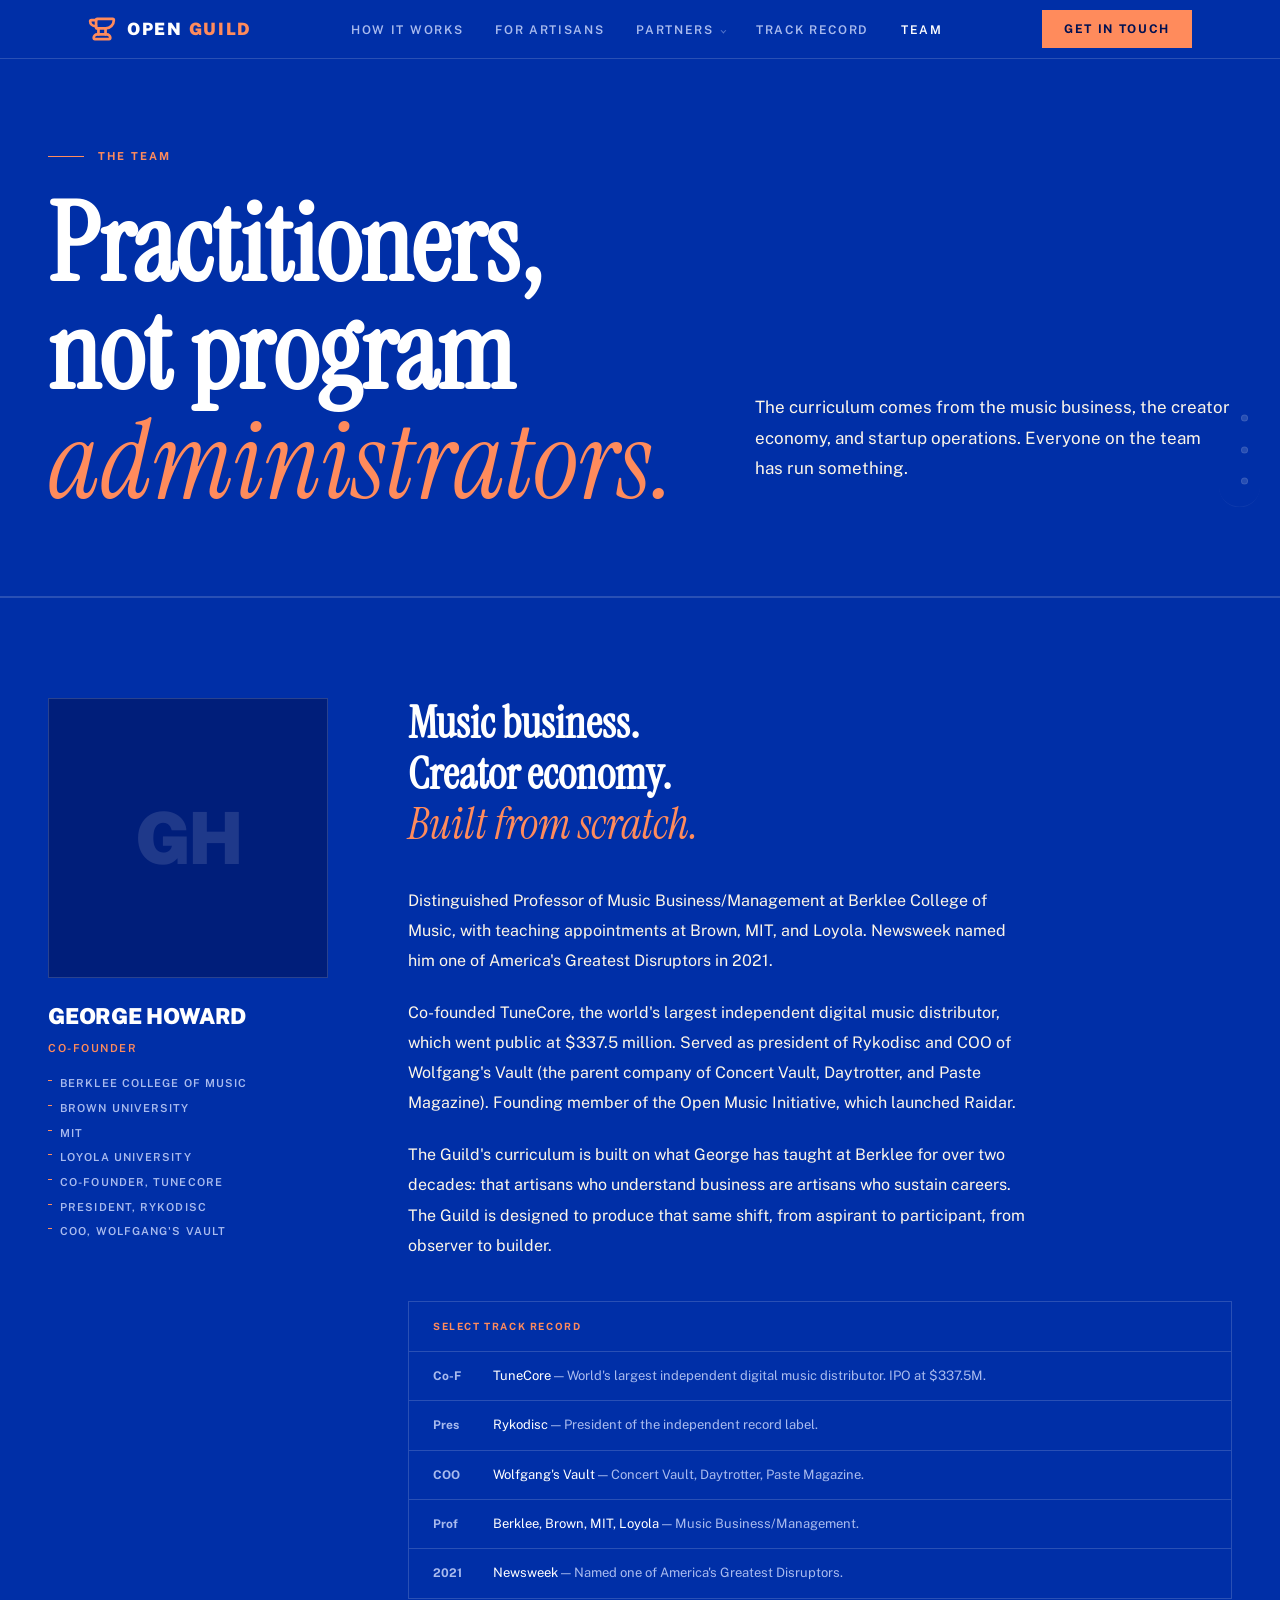
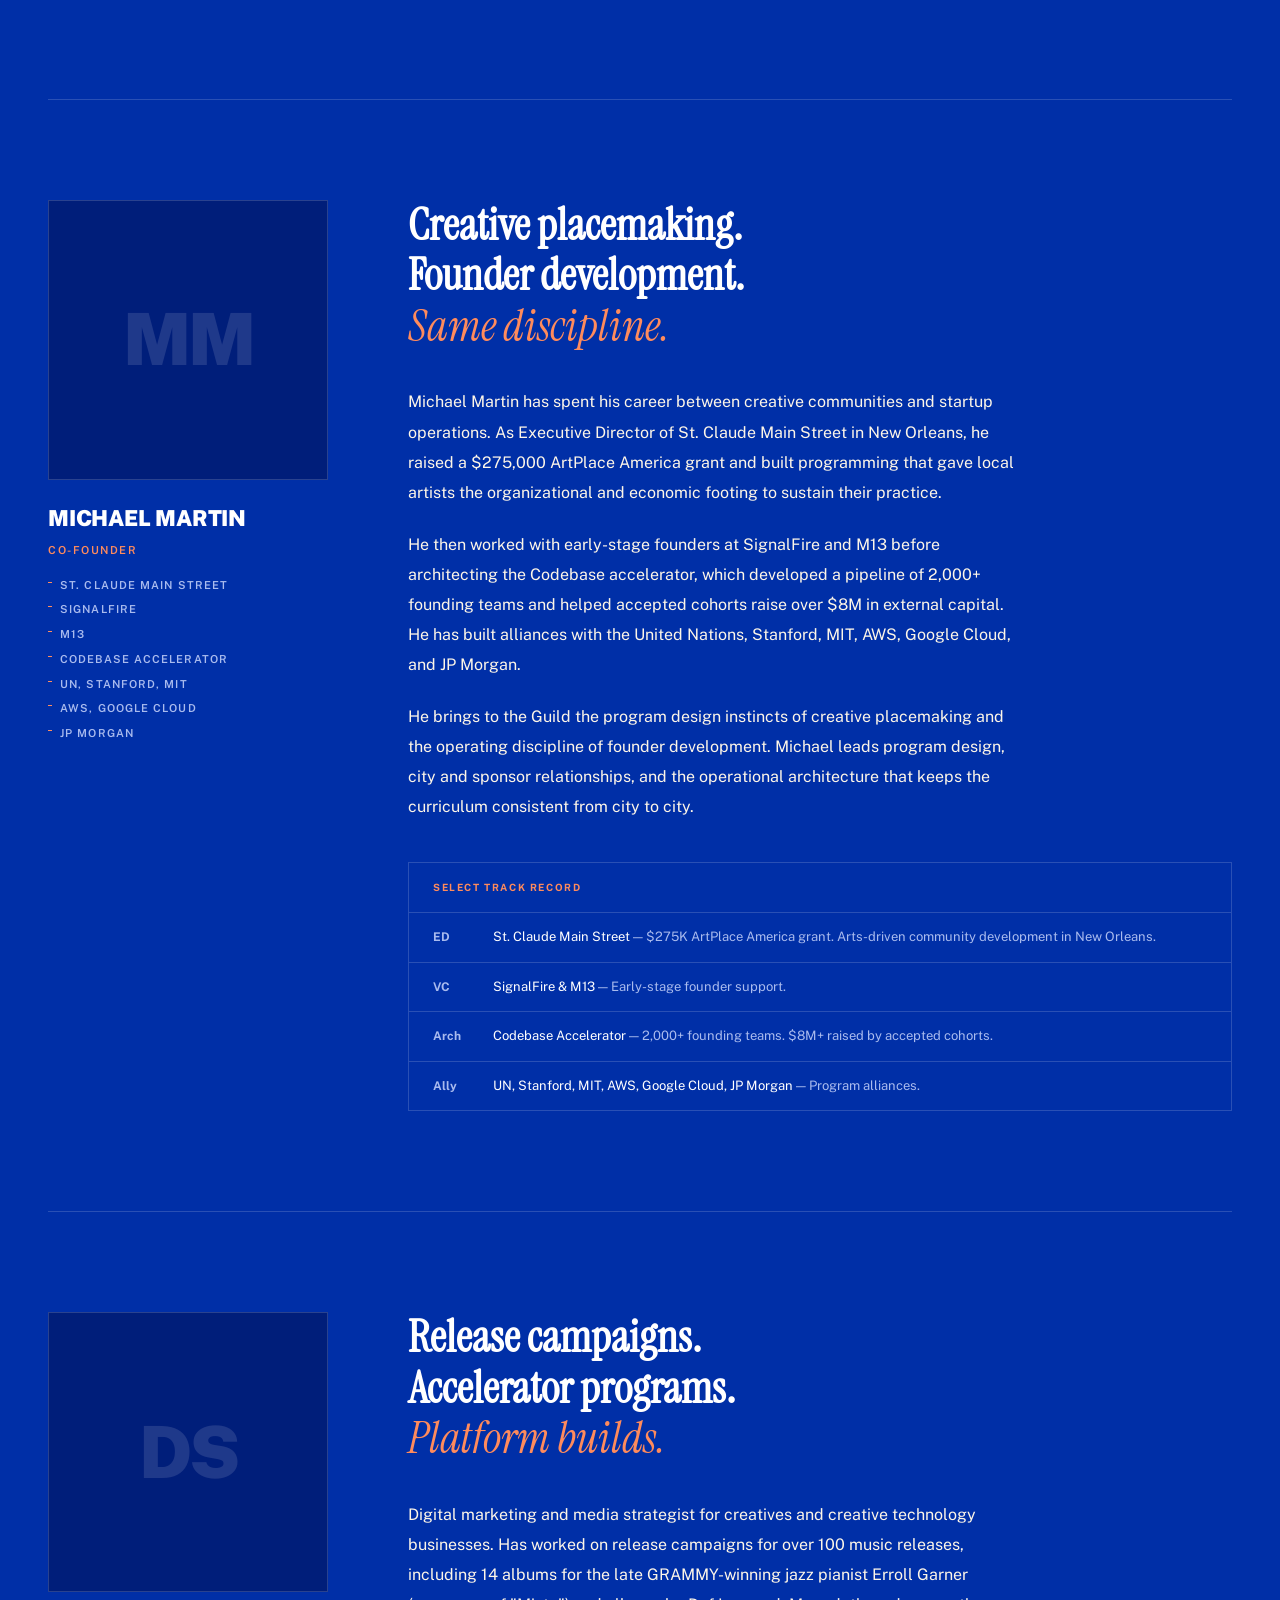
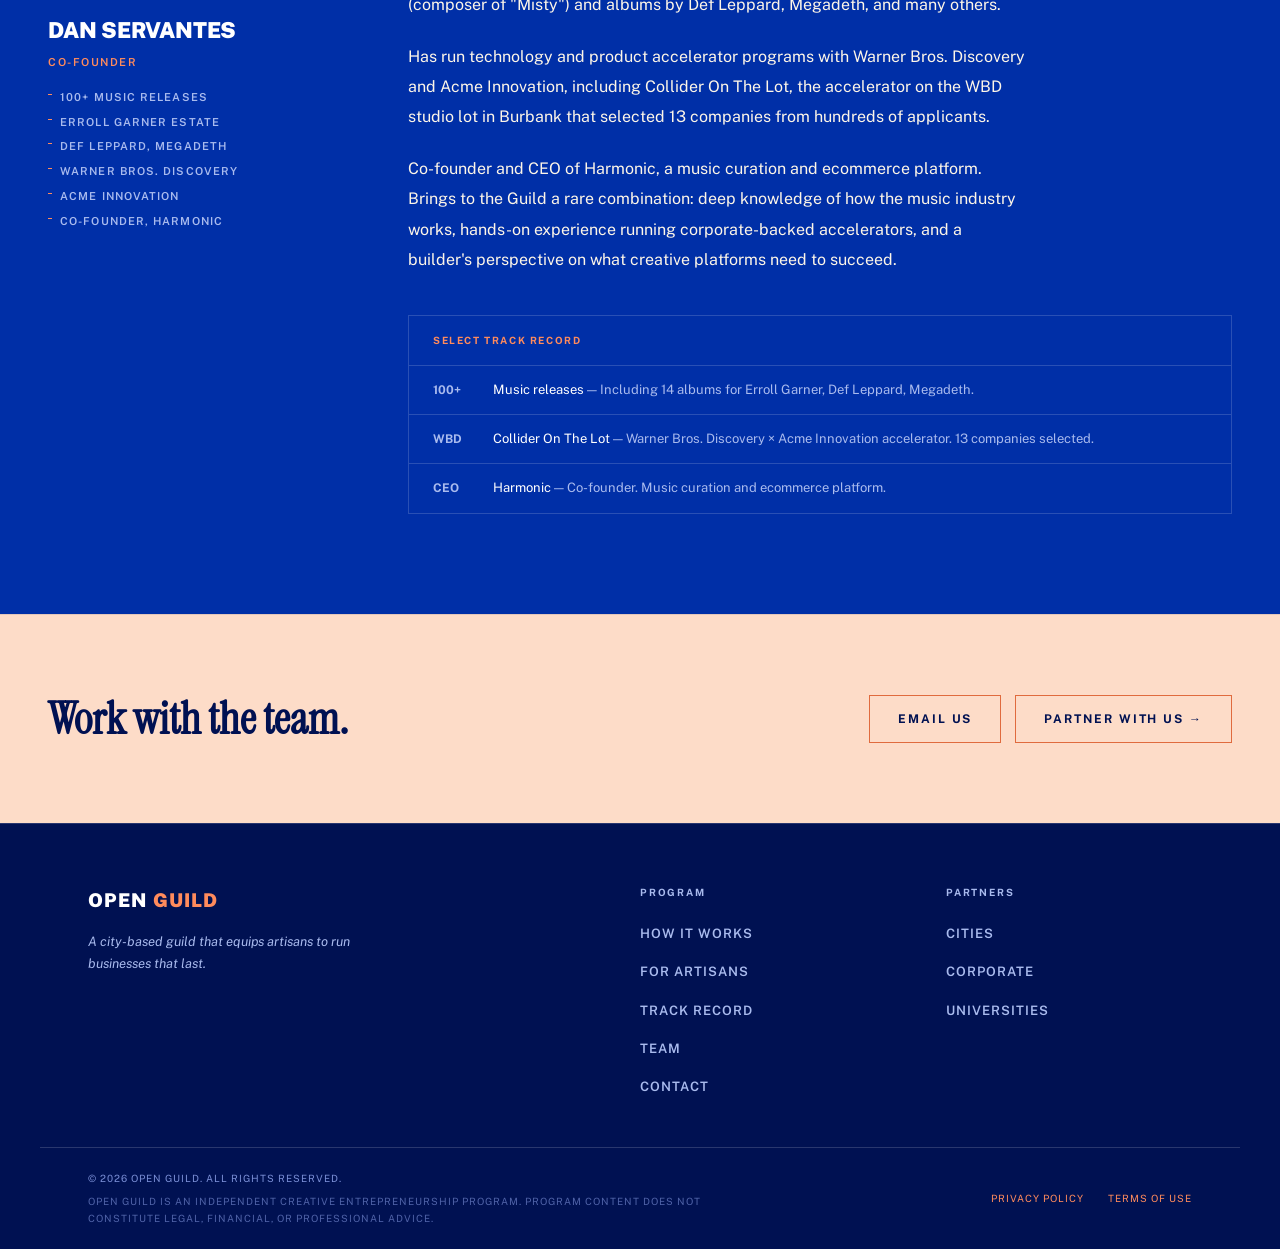
<file: team.html>
<!DOCTYPE html>
<html lang="en">
<head>
<meta charset="UTF-8">
<meta name="viewport" content="width=device-width, initial-scale=1.0">
<title>Team — Open Guild</title>
<meta property="og:title" content="Team — Open Guild">
<meta property="og:description" content="Practitioners, not program administrators. The curriculum comes from the music business, the creator economy, and startup operations.">
<meta property="og:type" content="website">
<meta name="twitter:card" content="summary_large_image">
<link rel="icon" type="image/svg+xml" href="/favicon.svg">
<link rel="apple-touch-icon" sizes="180x180" href="/apple-touch-icon.png">
<link rel="icon" type="image/png" sizes="32x32" href="/favicon-32.png">
<meta property="og:image" content="https://openguild.art/og-image.png">
<meta property="og:image:width" content="1200">
<meta property="og:image:height" content="630">
<meta property="og:image:alt" content="Open Guild - the guild, rebuilt for your city">
<meta name="twitter:image" content="https://openguild.art/og-image.png">
<link rel="preconnect" href="https://fonts.googleapis.com">
<link rel="preconnect" href="https://fonts.gstatic.com" crossorigin>
<link href="https://fonts.googleapis.com/css2?family=Instrument+Serif:ital@0;1&family=Public+Sans:ital,wght@0,400;0,500;0,700;1,400&display=swap" rel="stylesheet">
<link rel="stylesheet" href="styles.css">
</head>
<body>

<nav>
  <div class="nav-inner">
    <a href="/" class="wordmark"><img class="wordmark-mark" src="/logo.svg" alt="" width="28" height="24"><span>Open <em>Guild</em></span></a>
    <ul class="nav-links">
      <li><a href="how-it-works.html">How It Works</a></li>
        <li><a href="artisans.html">For Artisans</a></li>
      <li class="nav-dropdown-wrap">
        <a href="partners.html" class="has-dropdown">Partners</a>
        <ul class="nav-dropdown">
          <li><a href="cities.html">Cities</a></li>
          <li><a href="corporate.html">Corporate</a></li>
          <li><a href="universities.html">Universities</a></li>
        </ul>
      </li>
      <li><a href="track-record.html">Track Record</a></li>
      <li><a href="team.html" class="active">Team</a></li>
    </ul>
    <div class="nav-right">
      <a href="mailto:dan@openguild.art" class="nav-cta">Get in Touch</a>
      <button class="nav-hamburger" id="navToggle" aria-label="Menu">
        <span></span><span></span><span></span>
      </button>
    </div>
  </div>
  <div class="nav-mobile" id="navMobile">
    <ul>
      <li><a href="how-it-works.html">How It Works</a></li>
        <li><a href="artisans.html">For Artisans</a></li>
      <li><a href="partners.html">Partners</a></li>
      <li><a href="cities.html" class="sub">— Cities</a></li>
      <li><a href="corporate.html" class="sub">— Corporate</a></li>
      <li><a href="universities.html" class="sub">— Universities</a></li>
      <li><a href="track-record.html">Track Record</a></li>
      <li><a href="team.html">Team</a></li>
      <li><a href="mailto:dan@openguild.art">Get in Touch</a></li>
    </ul>
  </div>
</nav>

<!-- HERO -->
<div class="team-hero">
  <div class="team-hero-inner">
    <div>
      <div class="hero-kicker reveal">
        <span class="kl"></span>
        <span class="kt">The Team</span>
      </div>
      <h1 class="team-hero-h1 reveal d1">Practitioners,<br>not program<br><em>administrators.</em></h1>
    </div>
    <div class="reveal d2">
      <p class="hero-lede">The curriculum comes from the music business, the creator economy, and startup operations. Everyone on the team has run something.</p>
    </div>
  </div>
</div>

<!-- TEAM MEMBERS -->
<div class="team-section">
  <div class="team-section-inner">

    <!-- George Howard -->
    <div class="member" id="george-howard">
      <div class="member-avatar-wrap reveal">
        <div class="member-avatar">
          <span class="member-initials">GH</span>
        </div>
        <div class="member-name">George Howard</div>
        <div class="member-title">Co-Founder</div>
        <ul class="member-creds">
          <li>Berklee College of Music</li>
          <li>Brown University</li>
          <li>MIT</li>
          <li>Loyola University</li>
          <li>Co-founder, TuneCore</li>
          <li>President, Rykodisc</li>
          <li>COO, Wolfgang's Vault</li>
        </ul>
      </div>
      <div>
        <h2 class="member-pull reveal d1">Music business.<br>Creator economy.<br><em>Built from scratch.</em></h2>
        <div class="member-body reveal d2">
          <p>Distinguished Professor of Music Business/Management at Berklee College of Music, with teaching appointments at Brown, MIT, and Loyola. Newsweek named him one of America's Greatest Disruptors in 2021.</p>
          <p>Co-founded TuneCore, the world's largest independent digital music distributor, which went public at $337.5 million. Served as president of Rykodisc and COO of Wolfgang's Vault (the parent company of Concert Vault, Daytrotter, and Paste Magazine). Founding member of the Open Music Initiative, which launched Raidar.</p>
          <p>The Guild's curriculum is built on what George has taught at Berklee for over two decades: that artisans who understand business are artisans who sustain careers. The Guild is designed to produce that same shift, from aspirant to participant, from observer to builder.</p>
        </div>
        <div class="track-record reveal d3">
          <div class="tr-header"><div class="tr-header-text">Select Track Record</div></div>
          <div class="tr-item">
            <span class="tr-year">Co-F</span>
            <span class="tr-detail"><strong>TuneCore</strong> — World's largest independent digital music distributor. IPO at $337.5M.</span>
          </div>
          <div class="tr-item">
            <span class="tr-year">Pres</span>
            <span class="tr-detail"><strong>Rykodisc</strong> — President of the independent record label.</span>
          </div>
          <div class="tr-item">
            <span class="tr-year">COO</span>
            <span class="tr-detail"><strong>Wolfgang's Vault</strong> — Concert Vault, Daytrotter, Paste Magazine.</span>
          </div>
          <div class="tr-item">
            <span class="tr-year">Prof</span>
            <span class="tr-detail"><strong>Berklee, Brown, MIT, Loyola</strong> — Music Business/Management.</span>
          </div>
          <div class="tr-item">
            <span class="tr-year">2021</span>
            <span class="tr-detail"><strong>Newsweek</strong> — Named one of America's Greatest Disruptors.</span>
          </div>
        </div>
      </div>
    </div>

    <!-- Michael Martin -->
    <div class="member" id="michael-martin">
      <div class="member-avatar-wrap reveal">
        <div class="member-avatar">
          <span class="member-initials">MM</span>
        </div>
        <div class="member-name">Michael Martin</div>
        <div class="member-title">Co-Founder</div>
        <ul class="member-creds">
          <li>St. Claude Main Street</li>
          <li>SignalFire</li>
          <li>M13</li>
          <li>Codebase Accelerator</li>
          <li>UN, Stanford, MIT</li>
          <li>AWS, Google Cloud</li>
          <li>JP Morgan</li>
        </ul>
      </div>
      <div>
        <h2 class="member-pull reveal d1">Creative placemaking.<br>Founder development.<br><em>Same discipline.</em></h2>
        <div class="member-body reveal d2">
          <p>Michael Martin has spent his career between creative communities and startup operations. As Executive Director of St. Claude Main Street in New Orleans, he raised a $275,000 ArtPlace America grant and built programming that gave local artists the organizational and economic footing to sustain their practice.</p>
          <p>He then worked with early-stage founders at SignalFire and M13 before architecting the Codebase accelerator, which developed a pipeline of 2,000+ founding teams and helped accepted cohorts raise over $8M in external capital. He has built alliances with the United Nations, Stanford, MIT, AWS, Google Cloud, and JP Morgan.</p>
          <p>He brings to the Guild the program design instincts of creative placemaking and the operating discipline of founder development. Michael leads program design, city and sponsor relationships, and the operational architecture that keeps the curriculum consistent from city to city.</p>
        </div>
        <div class="track-record reveal d3">
          <div class="tr-header"><div class="tr-header-text">Select Track Record</div></div>
          <div class="tr-item">
            <span class="tr-year">ED</span>
            <span class="tr-detail"><strong>St. Claude Main Street</strong> — $275K ArtPlace America grant. Arts-driven community development in New Orleans.</span>
          </div>
          <div class="tr-item">
            <span class="tr-year">VC</span>
            <span class="tr-detail"><strong>SignalFire &amp; M13</strong> — Early-stage founder support.</span>
          </div>
          <div class="tr-item">
            <span class="tr-year">Arch</span>
            <span class="tr-detail"><strong>Codebase Accelerator</strong> — 2,000+ founding teams. $8M+ raised by accepted cohorts.</span>
          </div>
          <div class="tr-item">
            <span class="tr-year">Ally</span>
            <span class="tr-detail"><strong>UN, Stanford, MIT, AWS, Google Cloud, JP Morgan</strong> — Program alliances.</span>
          </div>
        </div>
      </div>
    </div>

    <!-- Dan Servantes -->
    <div class="member" id="dan-servantes">
      <div class="member-avatar-wrap reveal">
        <div class="member-avatar">
          <span class="member-initials">DS</span>
        </div>
        <div class="member-name">Dan Servantes</div>
        <div class="member-title">Co-Founder</div>
        <ul class="member-creds">
          <li>100+ music releases</li>
          <li>Erroll Garner Estate</li>
          <li>Def Leppard, Megadeth</li>
          <li>Warner Bros. Discovery</li>
          <li>Acme Innovation</li>
          <li>Co-founder, Harmonic</li>
        </ul>
      </div>
      <div>
        <h2 class="member-pull reveal d1">Release campaigns.<br>Accelerator programs.<br><em>Platform builds.</em></h2>
        <div class="member-body reveal d2">
          <p>Digital marketing and media strategist for creatives and creative technology businesses. Has worked on release campaigns for over 100 music releases, including 14 albums for the late GRAMMY-winning jazz pianist Erroll Garner (composer of "Misty") and albums by Def Leppard, Megadeth, and many others.</p>
          <p>Has run technology and product accelerator programs with Warner Bros. Discovery and Acme Innovation, including Collider On The Lot, the accelerator on the WBD studio lot in Burbank that selected 13 companies from hundreds of applicants.</p>
          <p>Co-founder and CEO of Harmonic, a music curation and ecommerce platform. Brings to the Guild a rare combination: deep knowledge of how the music industry works, hands-on experience running corporate-backed accelerators, and a builder's perspective on what creative platforms need to succeed.</p>
        </div>
        <div class="track-record reveal d3">
          <div class="tr-header"><div class="tr-header-text">Select Track Record</div></div>
          <div class="tr-item">
            <span class="tr-year">100+</span>
            <span class="tr-detail"><strong>Music releases</strong> — Including 14 albums for Erroll Garner, Def Leppard, Megadeth.</span>
          </div>
          <div class="tr-item">
            <span class="tr-year">WBD</span>
            <span class="tr-detail"><strong>Collider On The Lot</strong> — Warner Bros. Discovery × Acme Innovation accelerator. 13 companies selected.</span>
          </div>
          <div class="tr-item">
            <span class="tr-year">CEO</span>
            <span class="tr-detail"><strong>Harmonic</strong> — Co-founder. Music curation and ecommerce platform.</span>
          </div>
        </div>
      </div>
    </div>

  </div>
</div>

<!-- CTA -->
<div class="cta-band yellow-band">
  <div class="cta-inner">
    <div class="cta-text">Work with the team.</div>
    <div class="cta-btns">
      <a href="mailto:dan@openguild.art" class="btn-dark">Email us</a>
      <a href="partners.html" class="btn-dark">Partner with us →</a>
    </div>
  </div>
</div>

<footer>
  <div class="footer-inner">
    <div>
      <div class="footer-mark">Open <em>Guild</em></div>
      <p class="footer-tagline">A city-based guild that equips artisans to run businesses that last.</p>
    </div>
    <div>
      <div class="footer-col-h">Program</div>
      <ul class="footer-links">
        <li><a href="how-it-works.html">How It Works</a></li>
        <li><a href="artisans.html">For Artisans</a></li>
        <li><a href="track-record.html">Track Record</a></li>
        <li><a href="team.html">Team</a></li>
        <li><a href="mailto:dan@openguild.art">Contact</a></li>
      </ul>
    </div>
    <div>
      <div class="footer-col-h">Partners</div>
      <ul class="footer-links">
        <li><a href="cities.html">Cities</a></li>
        <li><a href="corporate.html">Corporate</a></li>
        <li><a href="universities.html">Universities</a></li>
      </ul>
    </div>
  </div>
  <div class="footer-bottom">
    <div class="footer-legal-group">
      <span class="footer-legal">© 2026 Open Guild. All rights reserved.</span>
      <span class="footer-legal" style="opacity:0.65;">Open Guild is an independent creative entrepreneurship program. Program content does not constitute legal, financial, or professional advice.</span>
    </div>
    <div class="footer-legal-links">
      <a href="privacy.html" class="footer-legal">Privacy Policy</a>
      <a href="terms.html" class="footer-legal">Terms of Use</a>
    </div>
  </div>
</footer>

<nav class="toc-rail" id="tocRail" aria-label="Page sections">
  <a class="toc-item" href="#george-howard"><span class="toc-label">George Howard</span><span class="toc-dot"></span></a>
  <a class="toc-item" href="#michael-martin"><span class="toc-label">Michael Martin</span><span class="toc-dot"></span></a>
  <a class="toc-item" href="#dan-servantes"><span class="toc-label">Dan Servantes</span><span class="toc-dot"></span></a>
</nav>

<button class="back-to-top" id="backToTop" aria-label="Back to top">
  <svg viewBox="0 0 24 24" fill="none" stroke="currentColor" stroke-width="2" stroke-linecap="round" stroke-linejoin="round"><path d="M12 19V5"/><path d="M5 12l7-7 7 7"/></svg>
</button>

<script>
const obs = new IntersectionObserver((entries) => {
  entries.forEach(e => { if (e.isIntersecting) { e.target.classList.add('in'); obs.unobserve(e.target); } });
}, { threshold: 0.08 });
document.querySelectorAll('.reveal').forEach(el => obs.observe(el));
const toggle = document.getElementById('navToggle');
const mobile = document.getElementById('navMobile');
if (toggle && mobile) {
  toggle.addEventListener('click', () => {
    mobile.classList.toggle('open');
    toggle.classList.toggle('open');
  });

}

const tocItems = document.querySelectorAll('.toc-item');
if (tocItems.length) {
  const tocSections = Array.from(tocItems).map(a => document.querySelector(a.getAttribute('href')));
  function updateTocActive() {
    let current = -1;
    tocSections.forEach((sec, i) => { if (sec && sec.getBoundingClientRect().top <= 160) current = i; });
    tocItems.forEach((a, i) => a.classList.toggle('active', i === current));
  }
  window.addEventListener('scroll', updateTocActive, { passive: true });
  updateTocActive();
  tocItems.forEach(a => {
    a.addEventListener('click', (e) => {
      e.preventDefault();
      const target = document.querySelector(a.getAttribute('href'));
      if (target) target.scrollIntoView({ behavior: 'smooth', block: 'start' });
    });
  });
}

const backToTop = document.getElementById('backToTop');
if (backToTop) {
  window.addEventListener('scroll', () => {
    backToTop.classList.toggle('visible', window.scrollY > 500);
  }, { passive: true });
  backToTop.addEventListener('click', () => window.scrollTo({ top: 0, behavior: 'smooth' }));
}
</script>
</body>
</html>
</file>
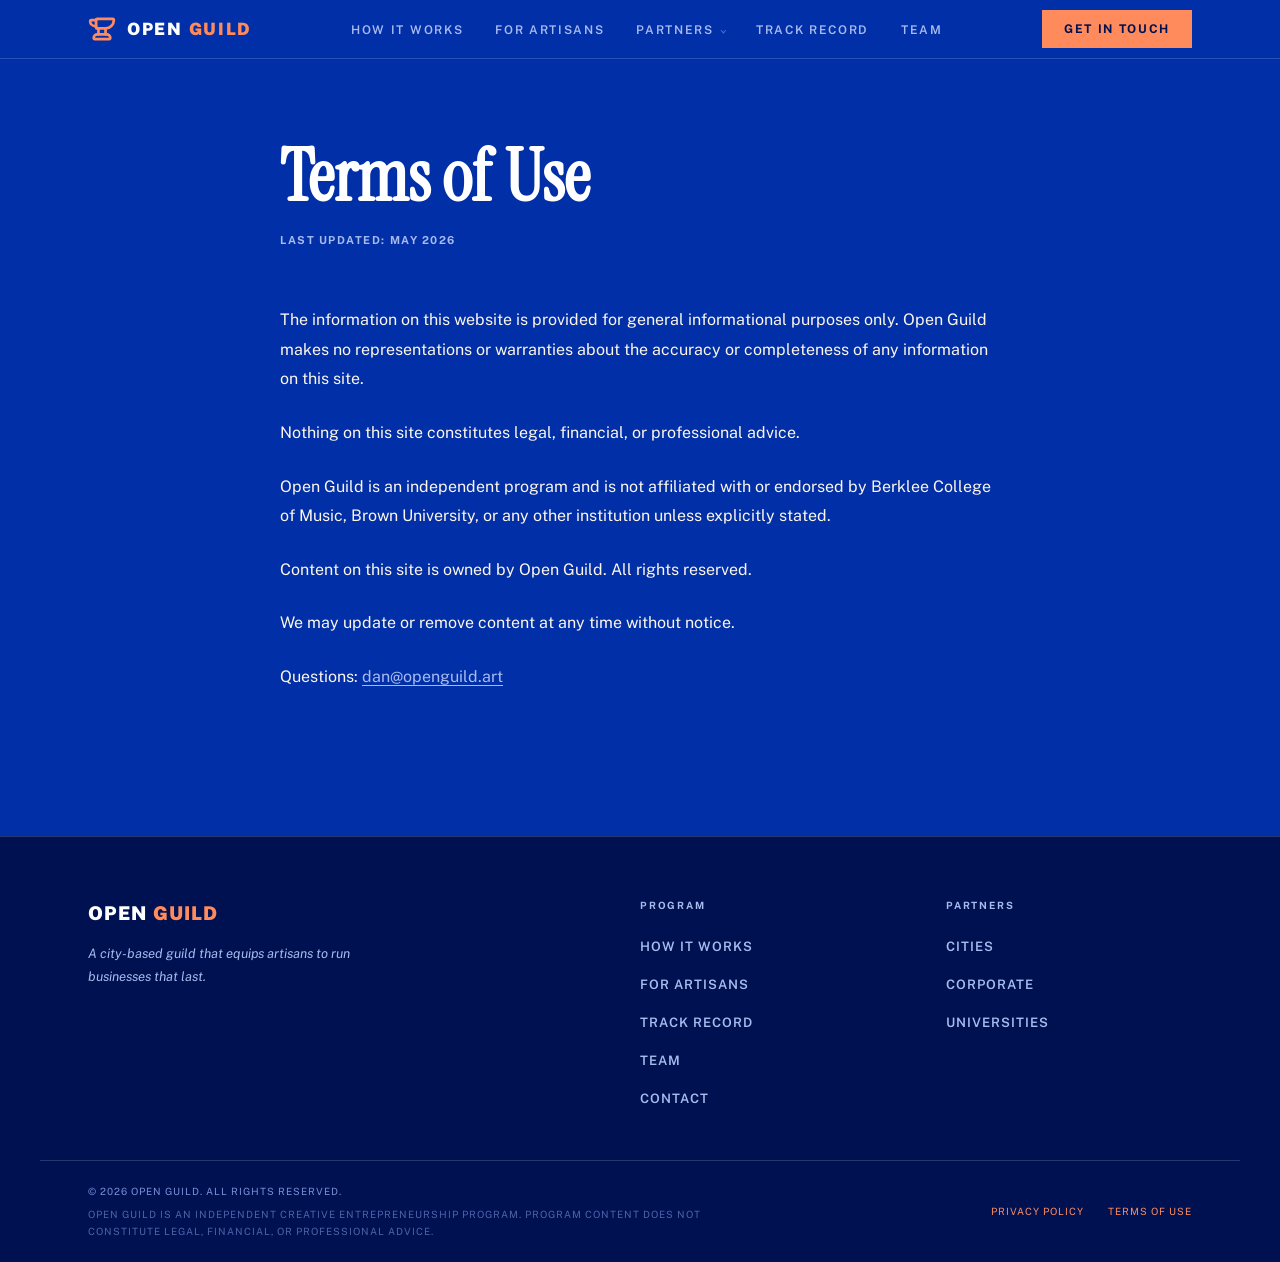
<file: terms.html>
<!DOCTYPE html>
<html lang="en">
<head>
<meta charset="UTF-8">
<meta name="viewport" content="width=device-width, initial-scale=1.0">
<title>Terms of Use — Open Guild</title>
<meta property="og:title" content="Terms of Use — Open Guild">
<meta property="og:type" content="website">
<link rel="icon" type="image/svg+xml" href="/favicon.svg">
<link rel="apple-touch-icon" sizes="180x180" href="/apple-touch-icon.png">
<link rel="icon" type="image/png" sizes="32x32" href="/favicon-32.png">
<meta property="og:image" content="https://openguild.art/og-image.png">
<meta property="og:image:width" content="1200">
<meta property="og:image:height" content="630">
<meta property="og:image:alt" content="Open Guild - the guild, rebuilt for your city">
<meta name="twitter:image" content="https://openguild.art/og-image.png">
<link rel="preconnect" href="https://fonts.googleapis.com">
<link rel="preconnect" href="https://fonts.gstatic.com" crossorigin>
<link href="https://fonts.googleapis.com/css2?family=Instrument+Serif:ital@0;1&family=Public+Sans:ital,wght@0,400;0,500;0,700;1,400&display=swap" rel="stylesheet">
<link rel="stylesheet" href="styles.css">
</head>
<body>

<nav>
  <div class="nav-inner">
    <a href="/" class="wordmark"><img class="wordmark-mark" src="/logo.svg" alt="" width="28" height="24"><span>Open <em>Guild</em></span></a>
    <ul class="nav-links">
      <li><a href="how-it-works.html">How It Works</a></li>
        <li><a href="artisans.html">For Artisans</a></li>
      <li class="nav-dropdown-wrap">
        <a href="partners.html" class="has-dropdown">Partners</a>
        <ul class="nav-dropdown">
          <li><a href="cities.html">Cities</a></li>
          <li><a href="corporate.html">Corporate</a></li>
          <li><a href="universities.html">Universities</a></li>
        </ul>
      </li>
      <li><a href="track-record.html">Track Record</a></li>
      <li><a href="team.html">Team</a></li>
    </ul>
    <div class="nav-right">
      <a href="mailto:dan@openguild.art" class="nav-cta">Get in Touch</a>
      <button class="nav-hamburger" id="navToggle" aria-label="Menu">
        <span></span><span></span><span></span>
      </button>
    </div>
  </div>
  <div class="nav-mobile" id="navMobile">
    <ul>
      <li><a href="how-it-works.html">How It Works</a></li>
        <li><a href="artisans.html">For Artisans</a></li>
      <li><a href="partners.html">Partners</a></li>
      <li><a href="cities.html" class="sub">— Cities</a></li>
      <li><a href="corporate.html" class="sub">— Corporate</a></li>
      <li><a href="universities.html" class="sub">— Universities</a></li>
      <li><a href="track-record.html">Track Record</a></li>
      <li><a href="team.html">Team</a></li>
      <li><a href="mailto:dan@openguild.art">Get in Touch</a></li>
    </ul>
  </div>
</nav>

<!-- CONTENT -->
<div class="legal-page">
  <div class="legal-inner">
    <h1 class="legal-h1">Terms of Use</h1>
    <p class="legal-meta">Last updated: May 2026</p>

    <div class="legal-body">
      <p>The information on this website is provided for general informational purposes only. Open Guild makes no representations or warranties about the accuracy or completeness of any information on this site.</p>

      <p>Nothing on this site constitutes legal, financial, or professional advice.</p>

      <p>Open Guild is an independent program and is not affiliated with or endorsed by Berklee College of Music, Brown University, or any other institution unless explicitly stated.</p>

      <p>Content on this site is owned by Open Guild. All rights reserved.</p>

      <p>We may update or remove content at any time without notice.</p>

      <p>Questions: <a href="mailto:dan@openguild.art">dan@openguild.art</a></p>
    </div>
  </div>
</div>

<footer>
  <div class="footer-inner">
    <div>
      <div class="footer-mark">Open <em>Guild</em></div>
      <p class="footer-tagline">A city-based guild that equips artisans to run businesses that last.</p>
    </div>
    <div>
      <div class="footer-col-h">Program</div>
      <ul class="footer-links">
        <li><a href="how-it-works.html">How It Works</a></li>
        <li><a href="artisans.html">For Artisans</a></li>
        <li><a href="track-record.html">Track Record</a></li>
        <li><a href="team.html">Team</a></li>
        <li><a href="mailto:dan@openguild.art">Contact</a></li>
      </ul>
    </div>
    <div>
      <div class="footer-col-h">Partners</div>
      <ul class="footer-links">
        <li><a href="cities.html">Cities</a></li>
        <li><a href="corporate.html">Corporate</a></li>
        <li><a href="universities.html">Universities</a></li>
      </ul>
    </div>
  </div>
  <div class="footer-bottom">
    <div class="footer-legal-group">
      <span class="footer-legal">© 2026 Open Guild. All rights reserved.</span>
      <span class="footer-legal" style="opacity:0.65;">Open Guild is an independent creative entrepreneurship program. Program content does not constitute legal, financial, or professional advice.</span>
    </div>
    <div class="footer-legal-links">
      <a href="privacy.html" class="footer-legal">Privacy Policy</a>
      <a href="terms.html" class="footer-legal">Terms of Use</a>
    </div>
  </div>
</footer>

<button class="back-to-top" id="backToTop" aria-label="Back to top">
  <svg viewBox="0 0 24 24" fill="none" stroke="currentColor" stroke-width="2" stroke-linecap="round" stroke-linejoin="round"><path d="M12 19V5"/><path d="M5 12l7-7 7 7"/></svg>
</button>

<script>
const obs = new IntersectionObserver((entries) => {
  entries.forEach(e => { if (e.isIntersecting) { e.target.classList.add('in'); obs.unobserve(e.target); } });
}, { threshold: 0.08 });
document.querySelectorAll('.reveal').forEach(el => obs.observe(el));
const toggle = document.getElementById('navToggle');
const mobile = document.getElementById('navMobile');
if (toggle && mobile) {
  toggle.addEventListener('click', () => {
    mobile.classList.toggle('open');
    toggle.classList.toggle('open');
  });

}

const backToTop = document.getElementById('backToTop');
if (backToTop) {
  window.addEventListener('scroll', () => {
    backToTop.classList.toggle('visible', window.scrollY > 500);
  }, { passive: true });
  backToTop.addEventListener('click', () => window.scrollTo({ top: 0, behavior: 'smooth' }));
}
</script>
</body>
</html>
</file>
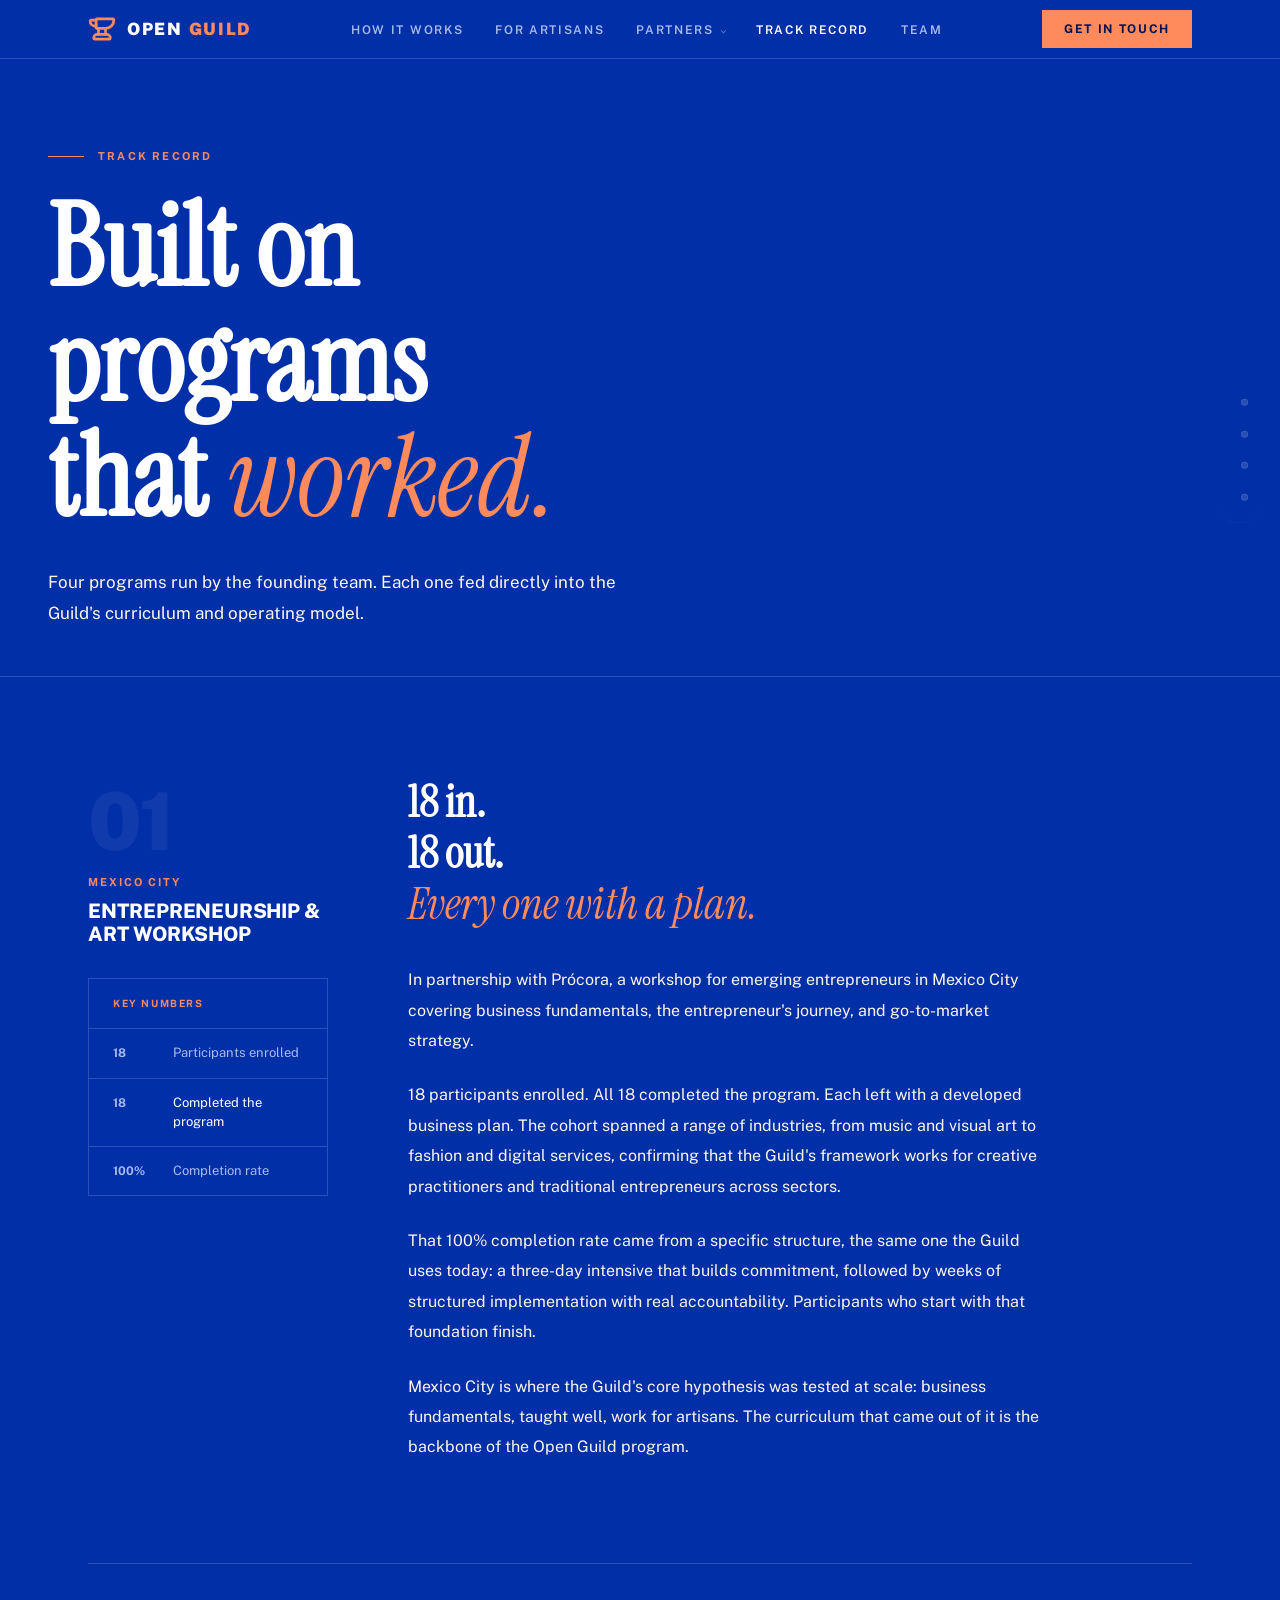
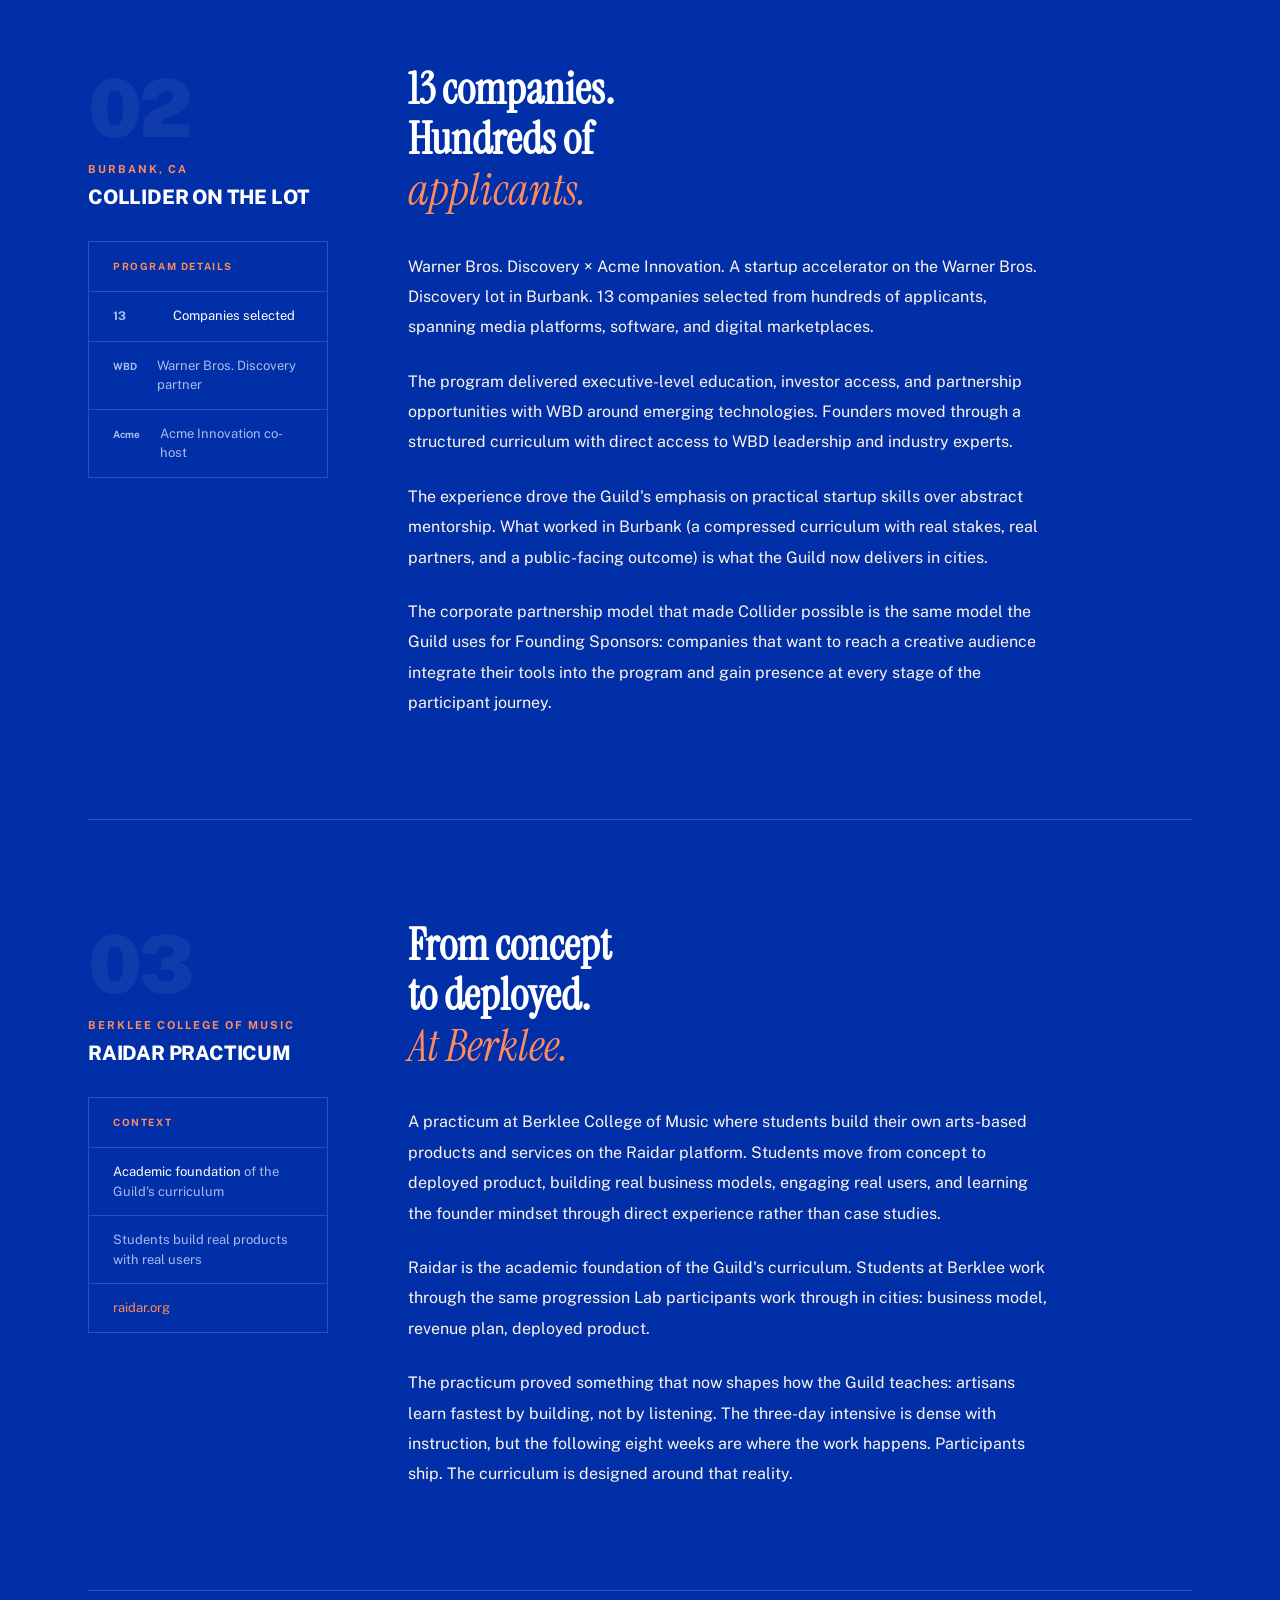
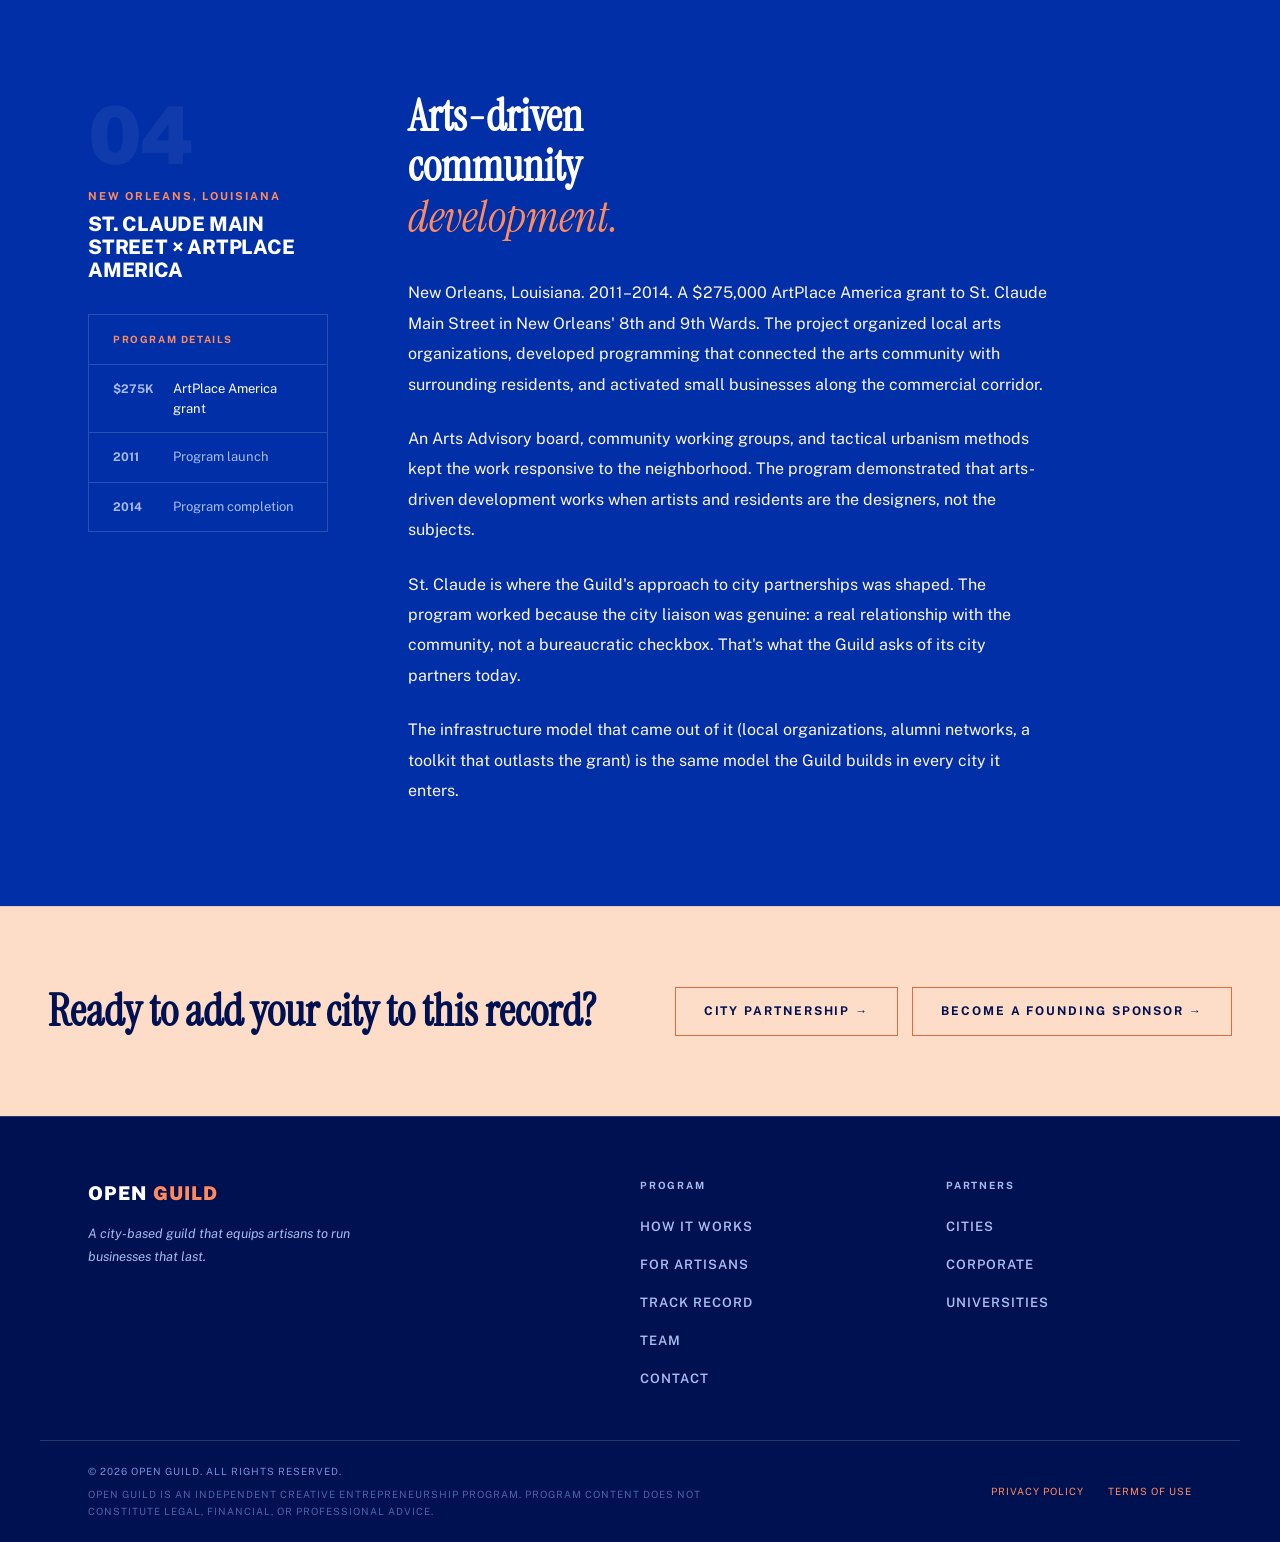
<file: track-record.html>
<!DOCTYPE html>
<html lang="en">
<head>
<meta charset="UTF-8">
<meta name="viewport" content="width=device-width, initial-scale=1.0">
<title>Track Record — Open Guild</title>
<meta property="og:title" content="Track Record — Open Guild">
<meta property="og:description" content="Four programs run by the founding team. Each one fed directly into the Guild's curriculum and operating model.">
<meta property="og:type" content="website">
<meta name="twitter:card" content="summary_large_image">
<link rel="icon" type="image/svg+xml" href="/favicon.svg">
<link rel="apple-touch-icon" sizes="180x180" href="/apple-touch-icon.png">
<link rel="icon" type="image/png" sizes="32x32" href="/favicon-32.png">
<meta property="og:image" content="https://openguild.art/og-image.png">
<meta property="og:image:width" content="1200">
<meta property="og:image:height" content="630">
<meta property="og:image:alt" content="Open Guild - the guild, rebuilt for your city">
<meta name="twitter:image" content="https://openguild.art/og-image.png">
<link rel="preconnect" href="https://fonts.googleapis.com">
<link rel="preconnect" href="https://fonts.gstatic.com" crossorigin>
<link href="https://fonts.googleapis.com/css2?family=Instrument+Serif:ital@0;1&family=Public+Sans:ital,wght@0,400;0,500;0,700;1,400&display=swap" rel="stylesheet">
<link rel="stylesheet" href="styles.css">
</head>
<body>

<nav>
  <div class="nav-inner">
    <a href="/" class="wordmark"><img class="wordmark-mark" src="/logo.svg" alt="" width="28" height="24"><span>Open <em>Guild</em></span></a>
    <ul class="nav-links">
      <li><a href="how-it-works.html">How It Works</a></li>
        <li><a href="artisans.html">For Artisans</a></li>
      <li class="nav-dropdown-wrap">
        <a href="partners.html" class="has-dropdown">Partners</a>
        <ul class="nav-dropdown">
          <li><a href="cities.html">Cities</a></li>
          <li><a href="corporate.html">Corporate</a></li>
          <li><a href="universities.html">Universities</a></li>
        </ul>
      </li>
      <li><a href="track-record.html" class="active">Track Record</a></li>
      <li><a href="team.html">Team</a></li>
    </ul>
    <div class="nav-right">
      <a href="mailto:dan@openguild.art" class="nav-cta">Get in Touch</a>
      <button class="nav-hamburger" id="navToggle" aria-label="Menu">
        <span></span><span></span><span></span>
      </button>
    </div>
  </div>
  <div class="nav-mobile" id="navMobile">
    <ul>
      <li><a href="how-it-works.html">How It Works</a></li>
        <li><a href="artisans.html">For Artisans</a></li>
      <li><a href="partners.html">Partners</a></li>
      <li><a href="cities.html" class="sub">— Cities</a></li>
      <li><a href="corporate.html" class="sub">— Corporate</a></li>
      <li><a href="universities.html" class="sub">— Universities</a></li>
      <li><a href="track-record.html">Track Record</a></li>
      <li><a href="team.html">Team</a></li>
      <li><a href="mailto:dan@openguild.art">Get in Touch</a></li>
    </ul>
  </div>
</nav>

<!-- HERO -->
<div class="cs-hero">
  <div class="cs-hero-inner">
    <div class="hero-kicker reveal">
      <span class="kl"></span>
      <span class="kt">Track Record</span>
    </div>
    <h1 class="cs-hero-h1 reveal d1">Built on<br>programs<br>that <em>worked.</em></h1>
    <p class="cs-hero-lede reveal d2">Four programs run by the founding team. Each one fed directly into the Guild's curriculum and operating model.</p>
  </div>
</div>

<!-- CASE STUDIES -->
<div class="manifesto">

  <!-- Case Study 1: Mexico City -->
  <div class="chapter" id="mexico-city">
    <div class="chapter-left reveal">
      <div class="chapter-num">01</div>
      <div class="chapter-label">Mexico City</div>
      <div class="chapter-title">Entrepreneurship &amp; Art Workshop</div>
      <div class="track-record" style="margin-top:32px;">
        <div class="tr-header"><div class="tr-header-text">Key Numbers</div></div>
        <div class="tr-item">
          <span class="tr-year">18</span>
          <span class="tr-detail">Participants enrolled</span>
        </div>
        <div class="tr-item">
          <span class="tr-year">18</span>
          <span class="tr-detail"><strong>Completed the program</strong></span>
        </div>
        <div class="tr-item">
          <span class="tr-year">100%</span>
          <span class="tr-detail">Completion rate</span>
        </div>
      </div>
    </div>
    <div>
      <h2 class="chapter-pull reveal d1">18 in.<br>18 out.<br><em>Every one with a plan.</em></h2>
      <div class="prose reveal d2">
        <p>In partnership with Prócora, a workshop for emerging entrepreneurs in Mexico City covering business fundamentals, the entrepreneur's journey, and go-to-market strategy.</p>
        <p>18 participants enrolled. All 18 completed the program. Each left with a developed business plan. The cohort spanned a range of industries, from music and visual art to fashion and digital services, confirming that the Guild's framework works for creative practitioners and traditional entrepreneurs across sectors.</p>
        <p>That 100% completion rate came from a specific structure, the same one the Guild uses today: a three-day intensive that builds commitment, followed by weeks of structured implementation with real accountability. Participants who start with that foundation finish.</p>
        <p>Mexico City is where the Guild's core hypothesis was tested at scale: business fundamentals, taught well, work for artisans. The curriculum that came out of it is the backbone of the Open Guild program.</p>
      </div>
    </div>
  </div>

  <!-- Case Study 2: Collider On The Lot -->
  <div class="chapter" id="burbank">
    <div class="chapter-left reveal">
      <div class="chapter-num">02</div>
      <div class="chapter-label">Burbank, CA</div>
      <div class="chapter-title">Collider On The Lot</div>
      <div class="track-record" style="margin-top:32px;">
        <div class="tr-header"><div class="tr-header-text">Program Details</div></div>
        <div class="tr-item">
          <span class="tr-year">13</span>
          <span class="tr-detail"><strong>Companies selected</strong></span>
        </div>
        <div class="tr-item">
          <span class="tr-year" style="width:auto;font-size:10px;">WBD</span>
          <span class="tr-detail">Warner Bros. Discovery partner</span>
        </div>
        <div class="tr-item">
          <span class="tr-year" style="width:auto;font-size:10px;">Acme</span>
          <span class="tr-detail">Acme Innovation co-host</span>
        </div>
      </div>
    </div>
    <div>
      <h2 class="chapter-pull reveal d1">13 companies.<br>Hundreds of<br><em>applicants.</em></h2>
      <div class="prose reveal d2">
        <p>Warner Bros. Discovery × Acme Innovation. A startup accelerator on the Warner Bros. Discovery lot in Burbank. 13 companies selected from hundreds of applicants, spanning media platforms, software, and digital marketplaces.</p>
        <p>The program delivered executive-level education, investor access, and partnership opportunities with WBD around emerging technologies. Founders moved through a structured curriculum with direct access to WBD leadership and industry experts.</p>
        <p>The experience drove the Guild's emphasis on practical startup skills over abstract mentorship. What worked in Burbank (a compressed curriculum with real stakes, real partners, and a public-facing outcome) is what the Guild now delivers in cities.</p>
        <p>The corporate partnership model that made Collider possible is the same model the Guild uses for Founding Sponsors: companies that want to reach a creative audience integrate their tools into the program and gain presence at every stage of the participant journey.</p>
      </div>
    </div>
  </div>

  <!-- Case Study 3: Raidar -->
  <div class="chapter" id="berklee">
    <div class="chapter-left reveal">
      <div class="chapter-num">03</div>
      <div class="chapter-label">Berklee College of Music</div>
      <div class="chapter-title">Raidar Practicum</div>
      <div class="track-record" style="margin-top:32px;">
        <div class="tr-header"><div class="tr-header-text">Context</div></div>
        <div class="tr-item">
          <span class="tr-detail"><strong>Academic foundation</strong> of the Guild's curriculum</span>
        </div>
        <div class="tr-item">
          <span class="tr-detail">Students build real products with real users</span>
        </div>
        <div class="tr-item">
          <span class="tr-detail"><a href="https://raidar.org" style="color:var(--coral);text-decoration:none;">raidar.org</a></span>
        </div>
      </div>
    </div>
    <div>
      <h2 class="chapter-pull reveal d1">From concept<br>to deployed.<br><em>At Berklee.</em></h2>
      <div class="prose reveal d2">
        <p>A practicum at Berklee College of Music where students build their own arts-based products and services on the Raidar platform. Students move from concept to deployed product, building real business models, engaging real users, and learning the founder mindset through direct experience rather than case studies.</p>
        <p>Raidar is the academic foundation of the Guild's curriculum. Students at Berklee work through the same progression Lab participants work through in cities: business model, revenue plan, deployed product.</p>
        <p>The practicum proved something that now shapes how the Guild teaches: artisans learn fastest by building, not by listening. The three-day intensive is dense with instruction, but the following eight weeks are where the work happens. Participants ship. The curriculum is designed around that reality.</p>
      </div>
    </div>
  </div>

  <!-- Case Study 4: St. Claude Main Street -->
  <div class="chapter" id="new-orleans">
    <div class="chapter-left reveal">
      <div class="chapter-num">04</div>
      <div class="chapter-label">New Orleans, Louisiana</div>
      <div class="chapter-title">St. Claude Main Street × ArtPlace America</div>
      <div class="track-record" style="margin-top:32px;">
        <div class="tr-header"><div class="tr-header-text">Program Details</div></div>
        <div class="tr-item">
          <span class="tr-year">$275K</span>
          <span class="tr-detail"><strong>ArtPlace America grant</strong></span>
        </div>
        <div class="tr-item">
          <span class="tr-year">2011</span>
          <span class="tr-detail">Program launch</span>
        </div>
        <div class="tr-item">
          <span class="tr-year">2014</span>
          <span class="tr-detail">Program completion</span>
        </div>
      </div>
    </div>
    <div>
      <h2 class="chapter-pull reveal d1">Arts-driven<br>community<br><em>development.</em></h2>
      <div class="prose reveal d2">
        <p>New Orleans, Louisiana. 2011–2014. A $275,000 ArtPlace America grant to St. Claude Main Street in New Orleans' 8th and 9th Wards. The project organized local arts organizations, developed programming that connected the arts community with surrounding residents, and activated small businesses along the commercial corridor.</p>
        <p>An Arts Advisory board, community working groups, and tactical urbanism methods kept the work responsive to the neighborhood. The program demonstrated that arts-driven development works when artists and residents are the designers, not the subjects.</p>
        <p>St. Claude is where the Guild's approach to city partnerships was shaped. The program worked because the city liaison was genuine: a real relationship with the community, not a bureaucratic checkbox. That's what the Guild asks of its city partners today.</p>
        <p>The infrastructure model that came out of it (local organizations, alumni networks, a toolkit that outlasts the grant) is the same model the Guild builds in every city it enters.</p>
      </div>
    </div>
  </div>

</div>

<!-- CTA -->
<div class="cta-band yellow-band">
  <div class="cta-inner">
    <div class="cta-text">Ready to add your city to this record?</div>
    <div class="cta-btns">
      <a href="cities.html" class="btn-dark">City partnership →</a>
      <a href="corporate.html" class="btn-dark">Become a Founding Sponsor →</a>
    </div>
  </div>
</div>

<footer>
  <div class="footer-inner">
    <div>
      <div class="footer-mark">Open <em>Guild</em></div>
      <p class="footer-tagline">A city-based guild that equips artisans to run businesses that last.</p>
    </div>
    <div>
      <div class="footer-col-h">Program</div>
      <ul class="footer-links">
        <li><a href="how-it-works.html">How It Works</a></li>
        <li><a href="artisans.html">For Artisans</a></li>
        <li><a href="track-record.html">Track Record</a></li>
        <li><a href="team.html">Team</a></li>
        <li><a href="mailto:dan@openguild.art">Contact</a></li>
      </ul>
    </div>
    <div>
      <div class="footer-col-h">Partners</div>
      <ul class="footer-links">
        <li><a href="cities.html">Cities</a></li>
        <li><a href="corporate.html">Corporate</a></li>
        <li><a href="universities.html">Universities</a></li>
      </ul>
    </div>
  </div>
  <div class="footer-bottom">
    <div class="footer-legal-group">
      <span class="footer-legal">© 2026 Open Guild. All rights reserved.</span>
      <span class="footer-legal" style="opacity:0.65;">Open Guild is an independent creative entrepreneurship program. Program content does not constitute legal, financial, or professional advice.</span>
    </div>
    <div class="footer-legal-links">
      <a href="privacy.html" class="footer-legal">Privacy Policy</a>
      <a href="terms.html" class="footer-legal">Terms of Use</a>
    </div>
  </div>
</footer>

<nav class="toc-rail" id="tocRail" aria-label="Page sections">
  <a class="toc-item" href="#mexico-city"><span class="toc-label">Mexico City</span><span class="toc-dot"></span></a>
  <a class="toc-item" href="#burbank"><span class="toc-label">Burbank, CA</span><span class="toc-dot"></span></a>
  <a class="toc-item" href="#berklee"><span class="toc-label">Berklee</span><span class="toc-dot"></span></a>
  <a class="toc-item" href="#new-orleans"><span class="toc-label">New Orleans</span><span class="toc-dot"></span></a>
</nav>

<button class="back-to-top" id="backToTop" aria-label="Back to top">
  <svg viewBox="0 0 24 24" fill="none" stroke="currentColor" stroke-width="2" stroke-linecap="round" stroke-linejoin="round"><path d="M12 19V5"/><path d="M5 12l7-7 7 7"/></svg>
</button>

<script>
const obs = new IntersectionObserver((entries) => {
  entries.forEach(e => { if (e.isIntersecting) { e.target.classList.add('in'); obs.unobserve(e.target); } });
}, { threshold: 0.08 });
document.querySelectorAll('.reveal').forEach(el => obs.observe(el));
const toggle = document.getElementById('navToggle');
const mobile = document.getElementById('navMobile');
if (toggle && mobile) {
  toggle.addEventListener('click', () => {
    mobile.classList.toggle('open');
    toggle.classList.toggle('open');
  });

}

const tocItems = document.querySelectorAll('.toc-item');
if (tocItems.length) {
  const tocSections = Array.from(tocItems).map(a => document.querySelector(a.getAttribute('href')));
  function updateTocActive() {
    let current = -1;
    tocSections.forEach((sec, i) => { if (sec && sec.getBoundingClientRect().top <= 160) current = i; });
    tocItems.forEach((a, i) => a.classList.toggle('active', i === current));
  }
  window.addEventListener('scroll', updateTocActive, { passive: true });
  updateTocActive();
  tocItems.forEach(a => {
    a.addEventListener('click', (e) => {
      e.preventDefault();
      const target = document.querySelector(a.getAttribute('href'));
      if (target) target.scrollIntoView({ behavior: 'smooth', block: 'start' });
    });
  });
}

const backToTop = document.getElementById('backToTop');
if (backToTop) {
  window.addEventListener('scroll', () => {
    backToTop.classList.toggle('visible', window.scrollY > 500);
  }, { passive: true });
  backToTop.addEventListener('click', () => window.scrollTo({ top: 0, behavior: 'smooth' }));
}
</script>
</body>
</html>
</file>
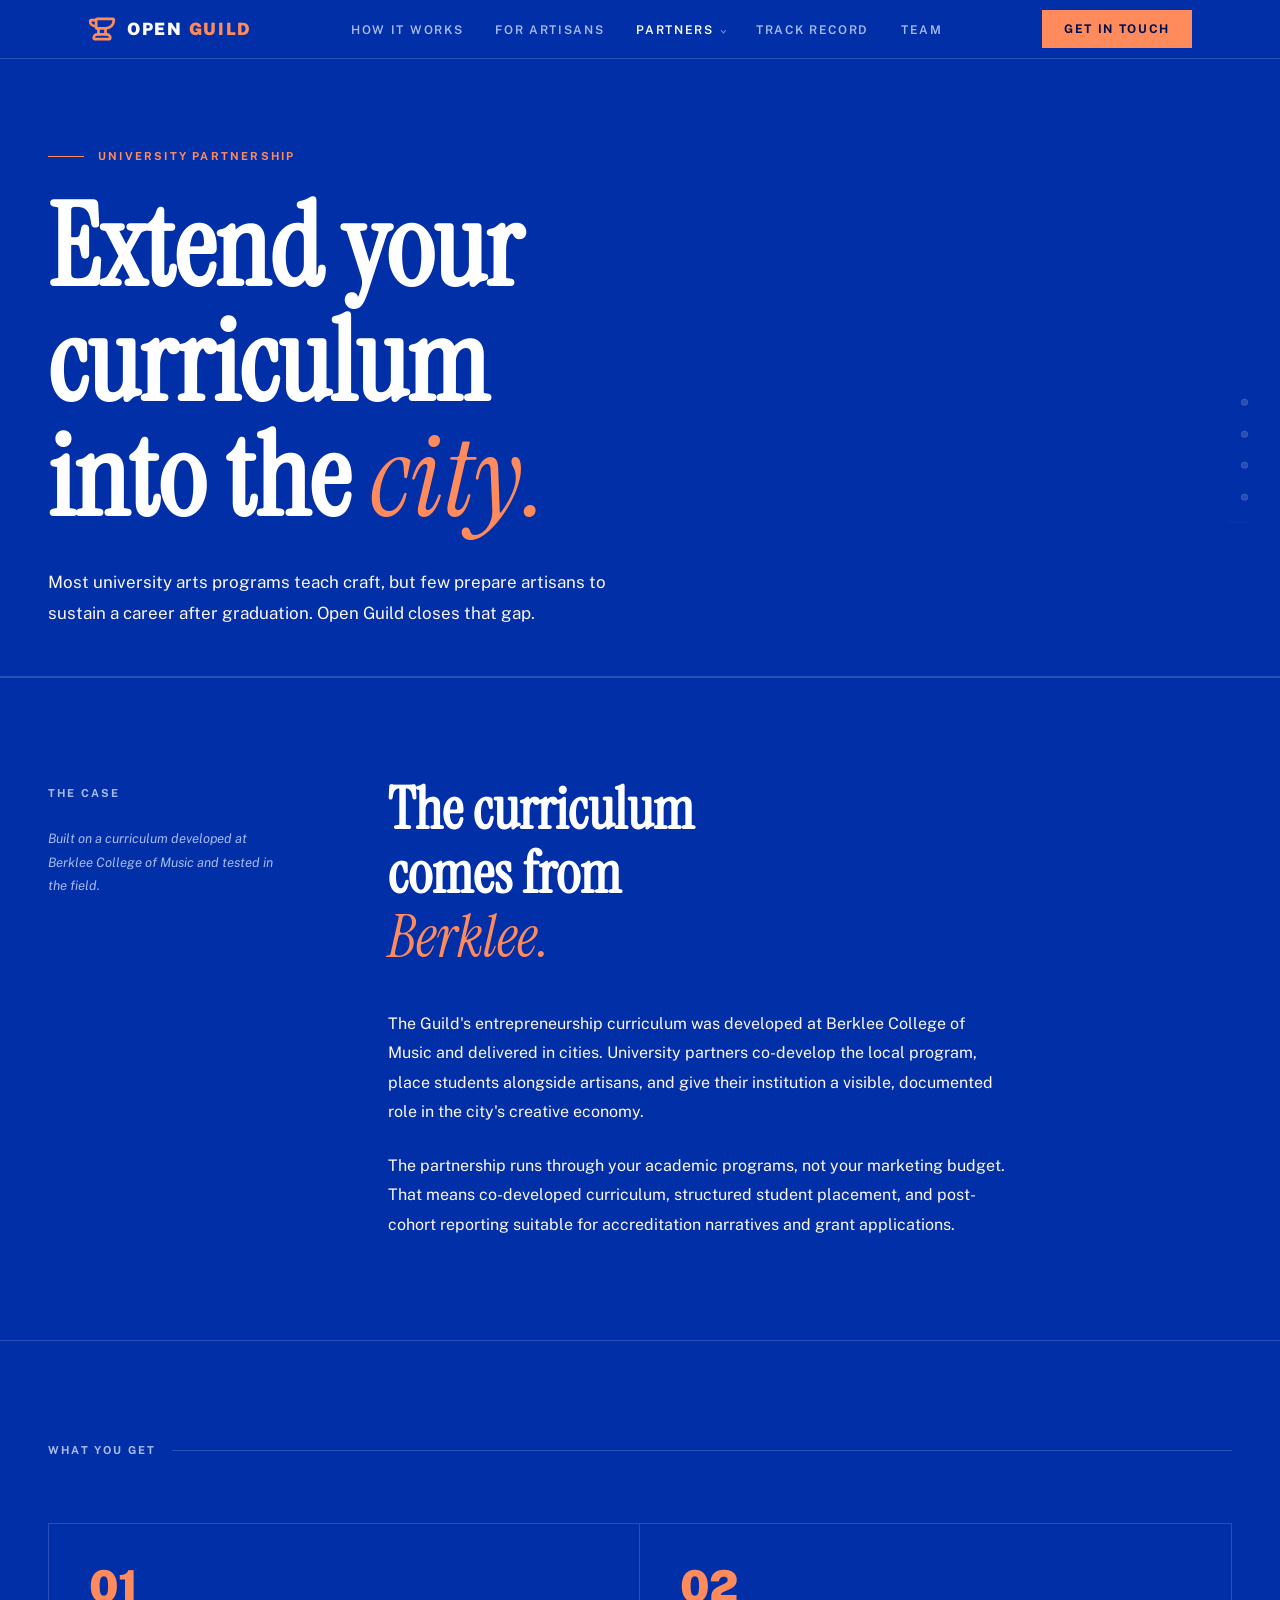
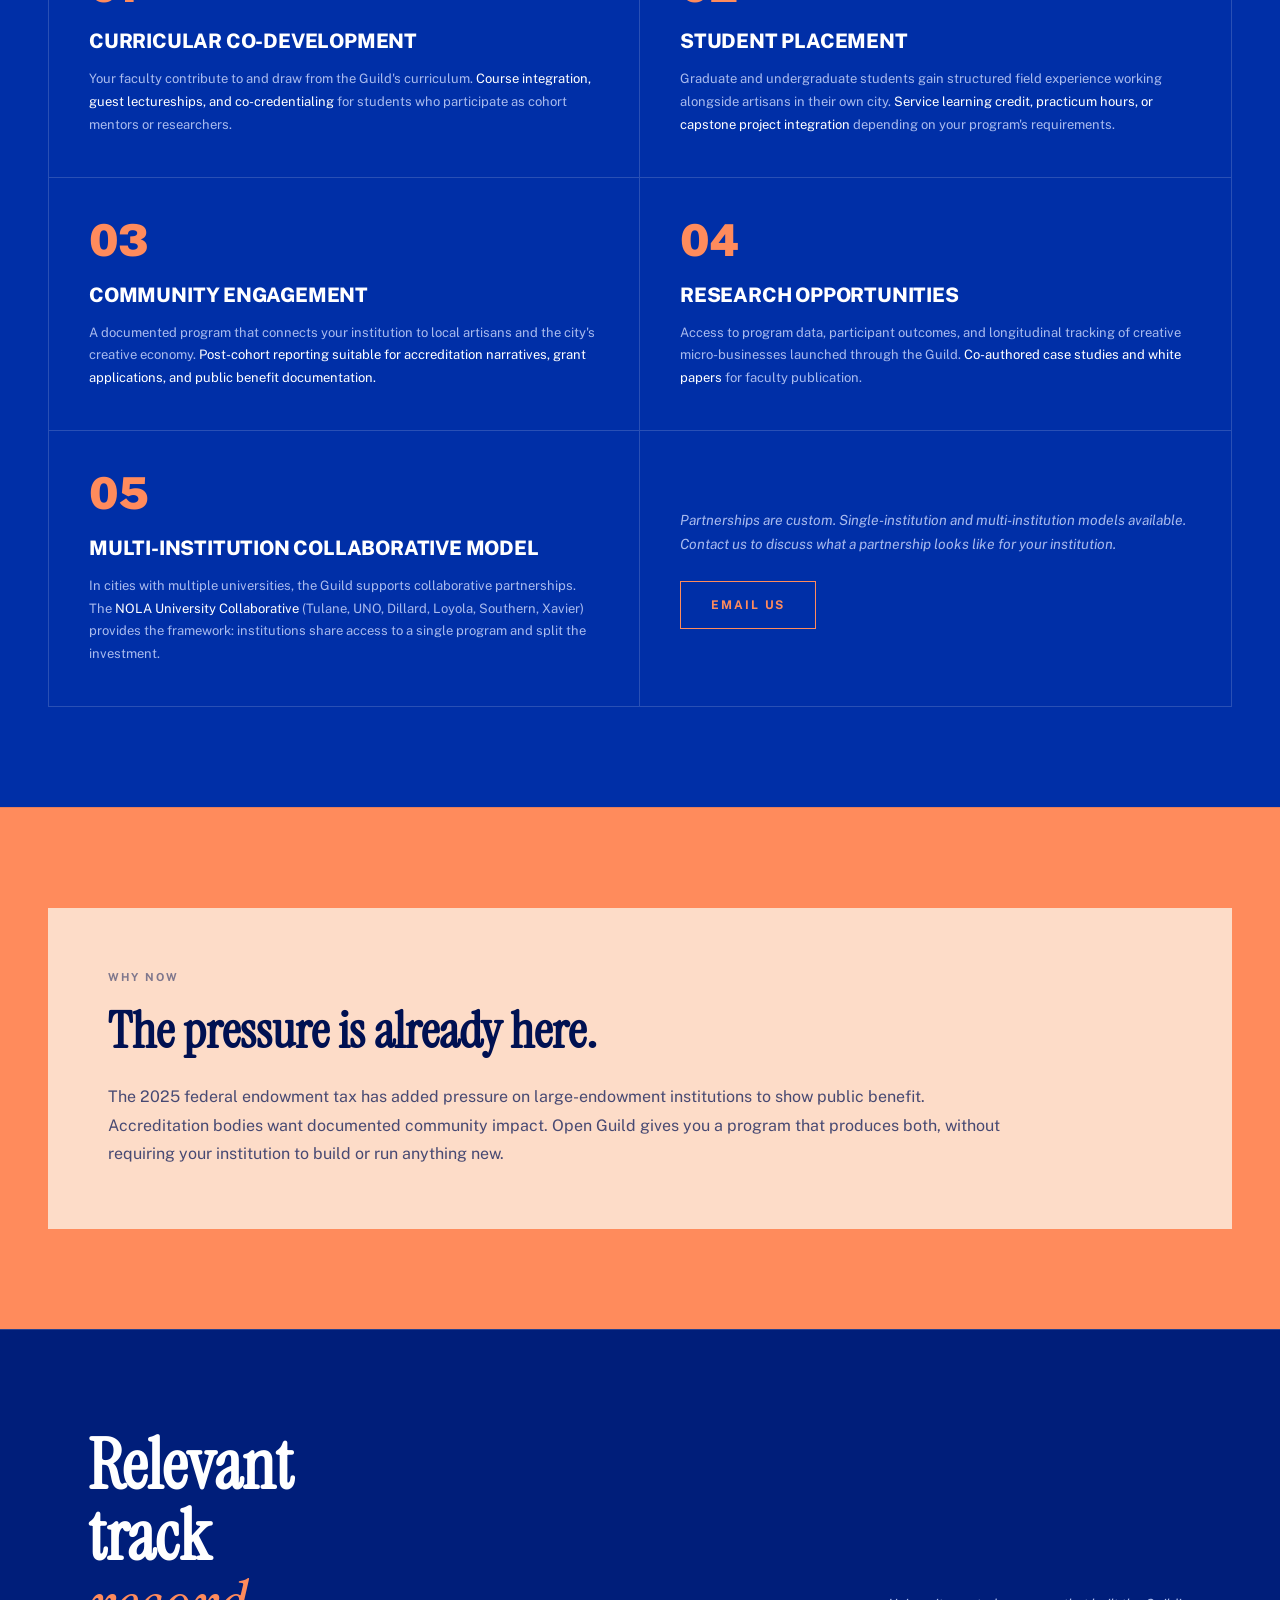
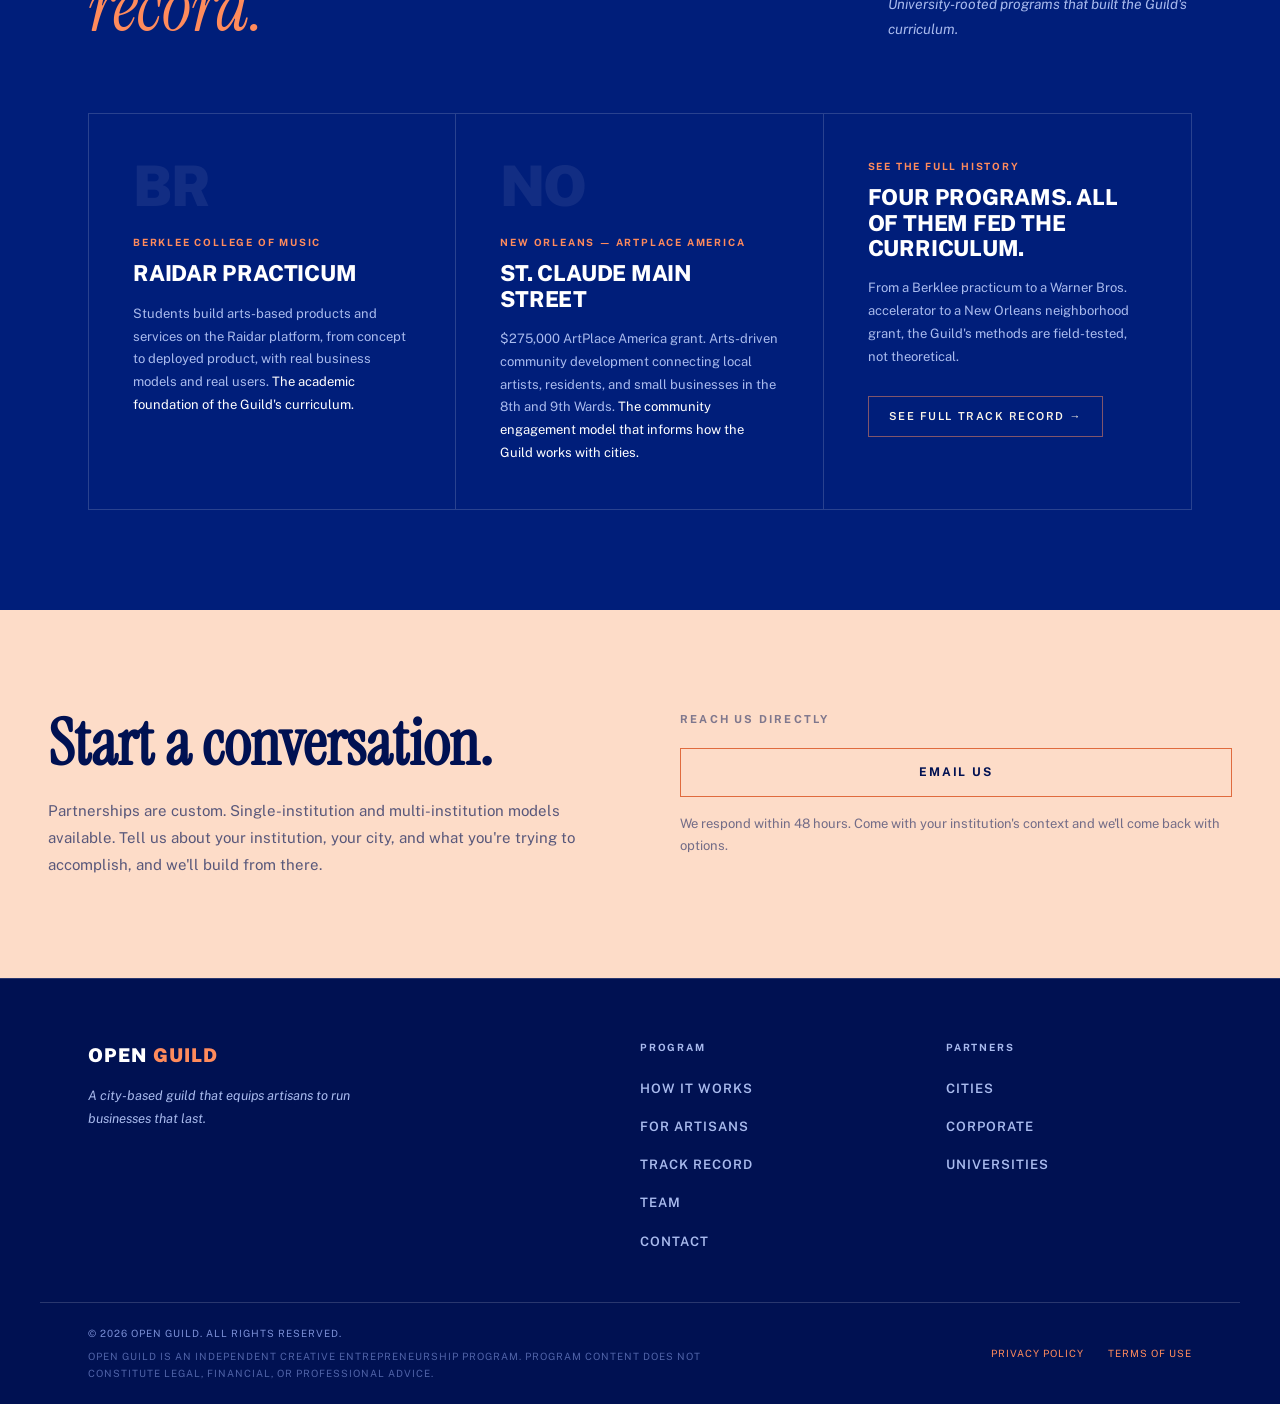
<file: universities.html>
<!DOCTYPE html>
<html lang="en">
<head>
<meta charset="UTF-8">
<meta name="viewport" content="width=device-width, initial-scale=1.0">
<title>University Partners — Open Guild</title>
<meta property="og:title" content="University Partners — Open Guild">
<meta property="og:description" content="Extend your curriculum into the city. Curricular co-development, student placement, and community engagement.">
<meta property="og:type" content="website">
<meta name="twitter:card" content="summary_large_image">
<link rel="icon" type="image/svg+xml" href="/favicon.svg">
<link rel="apple-touch-icon" sizes="180x180" href="/apple-touch-icon.png">
<link rel="icon" type="image/png" sizes="32x32" href="/favicon-32.png">
<meta property="og:image" content="https://openguild.art/og-image.png">
<meta property="og:image:width" content="1200">
<meta property="og:image:height" content="630">
<meta property="og:image:alt" content="Open Guild - the guild, rebuilt for your city">
<meta name="twitter:image" content="https://openguild.art/og-image.png">
<link rel="preconnect" href="https://fonts.googleapis.com">
<link rel="preconnect" href="https://fonts.gstatic.com" crossorigin>
<link href="https://fonts.googleapis.com/css2?family=Instrument+Serif:ital@0;1&family=Public+Sans:ital,wght@0,400;0,500;0,700;1,400&display=swap" rel="stylesheet">
<link rel="stylesheet" href="styles.css">
</head>
<body>

<nav>
  <div class="nav-inner">
    <a href="/" class="wordmark"><img class="wordmark-mark" src="/logo.svg" alt="" width="28" height="24"><span>Open <em>Guild</em></span></a>
    <ul class="nav-links">
      <li><a href="how-it-works.html">How It Works</a></li>
        <li><a href="artisans.html">For Artisans</a></li>
      <li class="nav-dropdown-wrap">
        <a href="partners.html" class="has-dropdown active">Partners</a>
        <ul class="nav-dropdown">
          <li><a href="cities.html">Cities</a></li>
          <li><a href="corporate.html">Corporate</a></li>
          <li><a href="universities.html">Universities</a></li>
        </ul>
      </li>
      <li><a href="track-record.html">Track Record</a></li>
      <li><a href="team.html">Team</a></li>
    </ul>
    <div class="nav-right">
      <a href="mailto:dan@openguild.art" class="nav-cta">Get in Touch</a>
      <button class="nav-hamburger" id="navToggle" aria-label="Menu">
        <span></span><span></span><span></span>
      </button>
    </div>
  </div>
  <div class="nav-mobile" id="navMobile">
    <ul>
      <li><a href="how-it-works.html">How It Works</a></li>
        <li><a href="artisans.html">For Artisans</a></li>
      <li><a href="partners.html">Partners</a></li>
      <li><a href="cities.html" class="sub">— Cities</a></li>
      <li><a href="corporate.html" class="sub">— Corporate</a></li>
      <li><a href="universities.html" class="sub">— Universities</a></li>
      <li><a href="track-record.html">Track Record</a></li>
      <li><a href="team.html">Team</a></li>
      <li><a href="mailto:dan@openguild.art">Get in Touch</a></li>
    </ul>
  </div>
</nav>

<!-- HERO -->
<div class="cs-hero">
  <div class="cs-hero-inner">
    <div class="hero-kicker reveal">
      <span class="kl"></span>
      <span class="kt">University Partnership</span>
    </div>
    <h1 class="cs-hero-h1 reveal d1">Extend your<br>curriculum<br>into the <em>city.</em></h1>
    <p class="cs-hero-lede reveal d2">Most university arts programs teach craft, but few prepare artisans to sustain a career after graduation. Open Guild closes that gap.</p>
  </div>
</div>

<!-- INTRO -->
<div class="thesis-section" id="intro">
  <div class="thesis-inner">
    <div class="thesis-left reveal">
      <span class="label">The case</span>
      <p style="margin-top:20px;">Built on a curriculum developed at Berklee College of Music and tested in the field.</p>
    </div>
    <div>
      <h2 class="thesis-pull reveal d1">
        The curriculum<br>comes from<br><em>Berklee.</em>
      </h2>
      <div class="thesis-body reveal d2">
        <p>
          The Guild's entrepreneurship curriculum was developed at Berklee College of Music and delivered in cities. University partners co-develop the local program, place students alongside artisans, and give their institution a visible, documented role in the city's creative economy.
        </p>
        <p>
          The partnership runs through your academic programs, not your marketing budget. That means co-developed curriculum, structured student placement, and post-cohort reporting suitable for accreditation narratives and grant applications.
        </p>
      </div>
    </div>
  </div>
</div>

<!-- BENEFITS -->
<div class="why-section" id="benefits">
  <div class="why-inner">
    <div class="why-header reveal">
      <span class="section-label">What you get</span>
    </div>
    <div class="returns">
      <div class="ret reveal">
        <div class="ret-num">01</div>
        <div class="ret-title">Curricular Co-Development</div>
        <p class="ret-body">Your faculty contribute to and draw from the Guild's curriculum. <strong>Course integration, guest lectureships, and co-credentialing</strong> for students who participate as cohort mentors or researchers.</p>
      </div>
      <div class="ret reveal d1">
        <div class="ret-num">02</div>
        <div class="ret-title">Student Placement</div>
        <p class="ret-body">Graduate and undergraduate students gain structured field experience working alongside artisans in their own city. <strong>Service learning credit, practicum hours, or capstone project integration</strong> depending on your program's requirements.</p>
      </div>
      <div class="ret reveal d2">
        <div class="ret-num">03</div>
        <div class="ret-title">Community Engagement</div>
        <p class="ret-body">A documented program that connects your institution to local artisans and the city's creative economy. <strong>Post-cohort reporting suitable for accreditation narratives, grant applications, and public benefit documentation.</strong></p>
      </div>
      <div class="ret reveal d3">
        <div class="ret-num">04</div>
        <div class="ret-title">Research Opportunities</div>
        <p class="ret-body">Access to program data, participant outcomes, and longitudinal tracking of creative micro-businesses launched through the Guild. <strong>Co-authored case studies and white papers</strong> for faculty publication.</p>
      </div>
      <div class="ret reveal">
        <div class="ret-num">05</div>
        <div class="ret-title">Multi-Institution Collaborative Model</div>
        <p class="ret-body">In cities with multiple universities, the Guild supports collaborative partnerships. The <strong>NOLA University Collaborative</strong> (Tulane, UNO, Dillard, Loyola, Southern, Xavier) provides the framework: institutions share access to a single program and split the investment.</p>
      </div>
      <div class="ret reveal d1" style="display:flex;flex-direction:column;justify-content:center;padding:40px;">
        <p style="font-size:14px;color:#A9BBEE;line-height:1.75;font-style:italic;">Partnerships are custom. Single-institution and multi-institution models available. Contact us to discuss what a partnership looks like for your institution.</p>
        <div style="margin-top:24px;"><a href="mailto:dan@openguild.art" class="btn-y">Email us</a></div>
      </div>
    </div>
  </div>
</div>

<!-- WHY NOW -->
<div class="section" id="why-now" style="background:var(--coral);border-top:0.5px solid rgba(0,17,82,0.1);">
  <div class="section-inner">
    <div class="ask-box" style="margin-bottom:0;">
      <div class="ask-inner">
        <div class="ask-label">Why now</div>
        <h2 class="ask-h">The pressure is already here.</h2>
        <div class="ask-body">
          <p>The 2025 federal endowment tax has added pressure on large-endowment institutions to show public benefit. Accreditation bodies want documented community impact. Open Guild gives you a program that produces both, without requiring your institution to build or run anything new.</p>
        </div>
      </div>
    </div>
  </div>
</div>

<!-- TRACK RECORD -->
<div class="shift-section" id="track-record">
  <div class="shift-inner">
    <div class="shift-header">
      <h2 class="shift-title reveal">Relevant<br>track<br><em>record.</em></h2>
      <p class="shift-sub reveal d1">University-rooted programs that built the Guild's curriculum.</p>
    </div>
    <div class="shift-grid">
      <div class="shift-card reveal">
        <div class="shift-card-num">BR</div>
        <div class="shift-card-tag">Berklee College of Music</div>
        <div class="shift-card-title">Raidar Practicum</div>
        <p class="shift-card-body">Students build arts-based products and services on the Raidar platform, from concept to deployed product, with real business models and real users. <strong>The academic foundation of the Guild's curriculum.</strong></p>
      </div>
      <div class="shift-card reveal d1">
        <div class="shift-card-num">NO</div>
        <div class="shift-card-tag">New Orleans — ArtPlace America</div>
        <div class="shift-card-title">St. Claude Main Street</div>
        <p class="shift-card-body">$275,000 ArtPlace America grant. Arts-driven community development connecting local artists, residents, and small businesses in the 8th and 9th Wards. <strong>The community engagement model that informs how the Guild works with cities.</strong></p>
      </div>
      <div class="shift-card reveal d2">
        <div class="shift-card-tag">See the full history</div>
        <div class="shift-card-title">Four programs. All of them fed the curriculum.</div>
        <p class="shift-card-body">From a Berklee practicum to a Warner Bros. accelerator to a New Orleans neighborhood grant, the Guild's methods are field-tested, not theoretical.</p>
        <div style="margin-top:28px;"><a href="track-record.html" class="btn-ghost" style="font-size:11px;padding:10px 20px;">See full track record →</a></div>
      </div>
    </div>
  </div>
</div>

<!-- CTA -->
<div class="sponsor-contact-section">
  <div class="sponsor-contact-inner">
    <div>
      <div class="contact-pull">Start a conversation.</div>
      <p class="contact-sub">Partnerships are custom. Single-institution and multi-institution models available. Tell us about your institution, your city, and what you're trying to accomplish, and we'll build from there.</p>
    </div>
    <div>
      <p style="font-family:var(--display);font-size:11px;font-weight:700;letter-spacing:0.2em;text-transform:uppercase;color:rgba(0,17,82,0.5);margin-bottom:20px;">Reach us directly</p>
      <a href="mailto:dan@openguild.art" class="btn-dark" style="display:inline-block;margin-bottom:16px;width:100%;text-align:center;">Email us</a>
      <p style="font-size:13px;color:rgba(0,17,82,0.55);line-height:1.75;">We respond within 48 hours. Come with your institution's context and we'll come back with options.</p>
    </div>
  </div>
</div>

<footer>
  <div class="footer-inner">
    <div>
      <div class="footer-mark">Open <em>Guild</em></div>
      <p class="footer-tagline">A city-based guild that equips artisans to run businesses that last.</p>
    </div>
    <div>
      <div class="footer-col-h">Program</div>
      <ul class="footer-links">
        <li><a href="how-it-works.html">How It Works</a></li>
        <li><a href="artisans.html">For Artisans</a></li>
        <li><a href="track-record.html">Track Record</a></li>
        <li><a href="team.html">Team</a></li>
        <li><a href="mailto:dan@openguild.art">Contact</a></li>
      </ul>
    </div>
    <div>
      <div class="footer-col-h">Partners</div>
      <ul class="footer-links">
        <li><a href="cities.html">Cities</a></li>
        <li><a href="corporate.html">Corporate</a></li>
        <li><a href="universities.html">Universities</a></li>
      </ul>
    </div>
  </div>
  <div class="footer-bottom">
    <div class="footer-legal-group">
      <span class="footer-legal">© 2026 Open Guild. All rights reserved.</span>
      <span class="footer-legal" style="opacity:0.65;">Open Guild is an independent creative entrepreneurship program. Program content does not constitute legal, financial, or professional advice.</span>
    </div>
    <div class="footer-legal-links">
      <a href="privacy.html" class="footer-legal">Privacy Policy</a>
      <a href="terms.html" class="footer-legal">Terms of Use</a>
    </div>
  </div>
</footer>

<nav class="toc-rail" id="tocRail" aria-label="Page sections">
  <a class="toc-item" href="#intro"><span class="toc-label">Intro</span><span class="toc-dot"></span></a>
  <a class="toc-item" href="#benefits"><span class="toc-label">Benefits</span><span class="toc-dot"></span></a>
  <a class="toc-item" href="#why-now"><span class="toc-label">Why Now</span><span class="toc-dot"></span></a>
  <a class="toc-item" href="#track-record"><span class="toc-label">Track Record</span><span class="toc-dot"></span></a>
</nav>

<button class="back-to-top" id="backToTop" aria-label="Back to top">
  <svg viewBox="0 0 24 24" fill="none" stroke="currentColor" stroke-width="2" stroke-linecap="round" stroke-linejoin="round"><path d="M12 19V5"/><path d="M5 12l7-7 7 7"/></svg>
</button>

<script>
const obs = new IntersectionObserver((entries) => {
  entries.forEach(e => { if (e.isIntersecting) { e.target.classList.add('in'); obs.unobserve(e.target); } });
}, { threshold: 0.08 });
document.querySelectorAll('.reveal').forEach(el => obs.observe(el));
const toggle = document.getElementById('navToggle');
const mobile = document.getElementById('navMobile');
if (toggle && mobile) {
  toggle.addEventListener('click', () => {
    mobile.classList.toggle('open');
    toggle.classList.toggle('open');
  });

}

const tocItems = document.querySelectorAll('.toc-item');
if (tocItems.length) {
  const tocSections = Array.from(tocItems).map(a => document.querySelector(a.getAttribute('href')));
  function updateTocActive() {
    let current = -1;
    tocSections.forEach((sec, i) => { if (sec && sec.getBoundingClientRect().top <= 160) current = i; });
    tocItems.forEach((a, i) => a.classList.toggle('active', i === current));
  }
  window.addEventListener('scroll', updateTocActive, { passive: true });
  updateTocActive();
  tocItems.forEach(a => {
    a.addEventListener('click', (e) => {
      e.preventDefault();
      const target = document.querySelector(a.getAttribute('href'));
      if (target) target.scrollIntoView({ behavior: 'smooth', block: 'start' });
    });
  });
}

const backToTop = document.getElementById('backToTop');
if (backToTop) {
  window.addEventListener('scroll', () => {
    backToTop.classList.toggle('visible', window.scrollY > 500);
  }, { passive: true });
  backToTop.addEventListener('click', () => window.scrollTo({ top: 0, behavior: 'smooth' }));
}
</script>
</body>
</html>
</file>
<file: styles.css>
/* ═══════════════════════════════════════════════
   AML — CONSOLIDATED STYLESHEET
   Arts & Music Entrepreneurship Lab
   ═══════════════════════════════════════════════ */

/* ── CUSTOM PROPERTIES ── */
:root {
  --ikb:       #002FA7;
  --ikb-dark:  #001E7A;
  --ikb-deep:  #001152;
  --ikb-mid:   #2B4FD1;
  --coral:     #FF8B5C;
  --coral-dk:  #E06B3E;
  --coral-pale: #FDDCC8;
  --white:     #FFFFFF;
  --off-white: #FDF6E8;
  --muted:     #A9BBEE;
  --muted-dim: #7A8FD6;
  --rule:      rgba(255,255,255,0.16);
  --display:   'Public Sans', sans-serif;
  --body:      'Public Sans', sans-serif;
  --headline:  'Instrument Serif', serif;
}

/* ── RESET + BASE ── */
*, *::before, *::after { box-sizing: border-box; margin: 0; padding: 0; }
html { scroll-behavior: smooth; }
body {
  background: var(--ikb);
  color: var(--white);
  font-family: var(--body);
  font-size: 16px;
  line-height: 1.7;
  overflow-x: hidden;
}

/* ── UTILITIES ── */
.container { max-width: 1200px; margin: 0 auto; padding: 0 48px; }
.label {
  font-family: var(--display);
  font-size: 11px; font-weight: 700;
  letter-spacing: 0.2em; text-transform: uppercase;
  color: var(--muted);
}
.rule-h { border: none; border-top: 0.5px solid var(--rule); }
.yellow { color: var(--coral); }

/* ── REVEAL ANIMATIONS ── */
.reveal {
  opacity: 0;
  transform: translateY(22px);
  transition: opacity 0.75s cubic-bezier(0.16,1,0.3,1),
              transform 0.75s cubic-bezier(0.16,1,0.3,1);
}
.reveal.in { opacity: 1; transform: translateY(0); }
.d1 { transition-delay: 0.08s; }
.d2 { transition-delay: 0.16s; }
.d3 { transition-delay: 0.24s; }
.d4 { transition-delay: 0.32s; }

/* ── NAV ── */
nav {
  position: sticky; top: 0; z-index: 100;
  background: var(--ikb);
  border-bottom: 0.5px solid var(--rule);
}
.nav-inner {
  max-width: 1200px; margin: 0 auto;
  display: flex; align-items: center;
  justify-content: space-between;
  height: 58px; padding: 0 48px;
}
.wordmark {
  display: inline-flex; align-items: center; gap: 11px;
  font-family: var(--display);
  font-size: 17px; font-weight: 900;
  letter-spacing: 0.1em; text-transform: uppercase;
  color: var(--white); text-decoration: none;
}
.wordmark-mark { display: block; width: 28px; height: 24px; flex-shrink: 0; }
.wordmark span { white-space: nowrap; }
.wordmark em { color: var(--coral); font-style: normal; }
.nav-links { display: flex; gap: 32px; list-style: none; }
.nav-links a {
  font-family: var(--display); font-size: 12px;
  font-weight: 600; letter-spacing: 0.14em;
  text-transform: uppercase; color: var(--muted);
  text-decoration: none; transition: color 0.2s;
}
.nav-links a:hover, .nav-links a.active { color: var(--white); }
.nav-cta {
  font-family: var(--display); font-size: 12px;
  font-weight: 700; letter-spacing: 0.14em;
  text-transform: uppercase; background: var(--coral);
  color: var(--ikb-deep); padding: 9px 22px;
  text-decoration: none; transition: background 0.2s;
}
.nav-cta:hover { background: var(--coral-dk); }
/* ── NAV DROPDOWN ── */
.nav-right { display: flex; align-items: center; gap: 16px; }
.nav-dropdown-wrap { position: relative; }
.nav-dropdown-wrap:hover .nav-dropdown,
.nav-dropdown-wrap:focus-within .nav-dropdown { opacity: 1; pointer-events: all; transform: translateY(0); }
.has-dropdown::after {
  content: ''; display: inline-block;
  width: 4px; height: 4px;
  border-right: 1px solid currentColor; border-bottom: 1px solid currentColor;
  transform: rotate(45deg) translateY(-2px);
  margin-left: 6px; opacity: 0.5;
}
.nav-dropdown {
  position: absolute; top: calc(100% + 8px); left: 0;
  background: var(--ikb-dark); border: 0.5px solid var(--rule);
  list-style: none; min-width: 160px; z-index: 200;
  opacity: 0; pointer-events: none;
  transform: translateY(-6px);
  transition: opacity 0.15s, transform 0.15s;
}
.nav-dropdown li a {
  display: block; padding: 10px 16px;
  font-family: var(--display); font-size: 11px;
  font-weight: 600; letter-spacing: 0.14em;
  text-transform: uppercase; color: var(--muted);
  text-decoration: none; border-bottom: 0.5px solid var(--rule);
  transition: color 0.2s, background 0.2s;
}
.nav-dropdown li:last-child a { border-bottom: none; }
.nav-dropdown li a:hover { color: var(--white); background: var(--ikb); }

/* ── NAV HAMBURGER ── */
.nav-hamburger {
  display: none; flex-direction: column; gap: 5px;
  background: none; border: none; cursor: pointer; padding: 4px;
}
.nav-hamburger span {
  display: block; width: 22px; height: 1.5px;
  background: var(--white); transition: transform 0.2s, opacity 0.2s;
}
.nav-hamburger.open span:nth-child(1) { transform: translateY(6.5px) rotate(45deg); }
.nav-hamburger.open span:nth-child(2) { opacity: 0; }
.nav-hamburger.open span:nth-child(3) { transform: translateY(-6.5px) rotate(-45deg); }

/* ── NAV MOBILE ── */
.nav-mobile {
  display: none; background: var(--ikb-dark);
  border-top: 0.5px solid var(--rule);
}
.nav-mobile.open { display: block; }
.nav-mobile ul { list-style: none; }
.nav-mobile ul a {
  display: block; padding: 14px 24px;
  font-family: var(--display); font-size: 13px; font-weight: 600;
  letter-spacing: 0.14em; text-transform: uppercase;
  color: var(--muted); text-decoration: none;
  border-bottom: 0.5px solid var(--rule); transition: color 0.2s;
}
.nav-mobile ul a:hover { color: var(--white); }
.nav-mobile ul li:last-child a { border-bottom: none; }
.nav-mobile ul a.sub { padding-left: 36px; font-size: 11px; color: var(--muted-dim); }

/* The logo mark eats horizontal room, so tighten the nav before the
   wordmark can collide with the links. */
@media (max-width: 1100px) {
  .nav-inner { padding: 0 28px; }
  .nav-links { gap: 22px; }
}

@media (max-width: 768px) {
  .nav-inner { padding: 0 24px; }
  .nav-links { display: none; }
  .nav-hamburger { display: flex; }
}

/* On phones the logo lockup and the CTA can't both fit. The mobile
   menu carries its own "Get in Touch" link, so drop the header one. */
@media (max-width: 480px) {
  .nav-cta { display: none; }
}

/* ── FOOTER ── */
footer { border-top: 0.5px solid var(--rule); background: var(--ikb-deep); }
.footer-inner {
  max-width: 1200px; margin: 0 auto;
  padding: 60px 48px 48px;
  display: grid; grid-template-columns: 2fr 1fr 1fr;
  gap: 60px;
}
.footer-mark {
  font-family: var(--display); font-size: 19px;
  font-weight: 900; letter-spacing: 0.06em;
  text-transform: uppercase; color: var(--white);
  margin-bottom: 14px;
}
.footer-mark em { color: var(--coral); font-style: normal; }
.footer-tagline {
  font-size: 13px; color: var(--muted);
  line-height: 1.75; font-style: italic;
  max-width: 36ch;
}
.footer-col-h {
  font-family: var(--display); font-size: 10px;
  font-weight: 700; letter-spacing: 0.18em;
  text-transform: uppercase; color: var(--muted);
  margin-bottom: 18px;
}
.footer-links { list-style: none; display: flex; flex-direction: column; gap: 11px; }
.footer-links a {
  font-family: var(--display); font-size: 13px;
  font-weight: 600; text-transform: uppercase;
  letter-spacing: 0.08em; color: var(--muted);
  text-decoration: none; transition: color 0.2s;
}
.footer-links a:hover { color: var(--white); }
.footer-bottom {
  max-width: 1200px; margin: 0 auto;
  padding: 22px 48px;
  border-top: 0.5px solid var(--rule);
  display: flex; justify-content: space-between; align-items: center; gap: 32px;
}
.footer-legal {
  font-family: var(--display); font-size: 10px;
  letter-spacing: 0.1em; color: var(--muted-dim);
  text-transform: uppercase;
}
.footer-legal-group { display: flex; flex-direction: column; gap: 6px; max-width: 640px; }
.footer-legal-links { display: flex; gap: 24px; flex-shrink: 0; }
.footer-legal-links a.footer-legal { color: var(--coral); text-decoration: none; }
@media (max-width: 768px) {
  .footer-inner { grid-template-columns: 1fr; gap: 40px; padding: 48px 24px; }
  .footer-bottom { flex-direction: column; gap: 16px; padding: 22px 24px; text-align: center; }
  .footer-legal-group { max-width: none; align-items: center; }
  .footer-legal-links { justify-content: center; }
}

/* ── SHARED BUTTONS ── */
.btn-y {
  font-family: var(--display); font-size: 12px;
  font-weight: 700; letter-spacing: 0.16em;
  text-transform: uppercase; background: transparent;
  color: var(--coral); padding: 13px 30px;
  border: 1.5px solid var(--coral);
  text-decoration: none; display: inline-block;
  transition: background 0.2s, color 0.2s, transform 0.15s;
}
.btn-y:hover { background: var(--coral); color: var(--ikb-deep); transform: translateY(-1px); }

.btn-ghost {
  font-family: var(--display); font-size: 12px;
  font-weight: 600; letter-spacing: 0.14em;
  text-transform: uppercase; color: var(--off-white);
  padding: 13px 30px; text-decoration: none;
  border: 1px solid rgba(255,139,92,0.5); display: inline-block;
  transition: border-color 0.2s, color 0.2s, transform 0.15s;
}
.btn-ghost:hover { border-color: var(--coral); color: var(--white); transform: translateY(-1px); }

.btn-dark {
  font-family: var(--display); font-size: 12px;
  font-weight: 700; letter-spacing: 0.16em;
  text-transform: uppercase; background: transparent;
  color: var(--ikb-deep); padding: 13px 28px;
  border: 1.5px solid var(--coral-dk);
  text-decoration: none; display: inline-block;
  transition: background 0.2s, color 0.2s;
}
.btn-dark:hover { background: var(--coral-dk); color: var(--white); }

.btn-outline-dk {
  font-family: var(--display); font-size: 12px;
  font-weight: 600; letter-spacing: 0.14em;
  text-transform: uppercase; color: var(--ikb-deep);
  padding: 13px 28px; text-decoration: none;
  border: 0.5px solid var(--coral-dk); display: inline-block;
  transition: border-color 0.2s, background 0.2s, color 0.2s;
}
.btn-outline-dk:hover { background: var(--coral-dk); color: var(--white); border-color: var(--coral-dk); }

/* ── TOP-LEVEL SECTION DIVIDERS ── */
section[id] + section[id] { border-top: 0.5px solid var(--rule); }

/* ── SHARED SECTION PATTERN ── */
.section { padding: 100px 48px; border-top: 0.5px solid var(--rule); }
.section-inner { max-width: 1200px; margin: 0 auto; }
@media (max-width: 768px) { .section { padding: 72px 24px; } }

/* Section header with trailing rule */
.section-header, .sh {
  display: flex; align-items: center; gap: 16px;
  margin-bottom: 60px;
}
.section-header::after, .sh::after {
  content: ''; flex: 1; height: 0.5px; background: var(--rule);
}
.section-label, .sl {
  font-family: var(--display); font-size: 11px;
  font-weight: 700; letter-spacing: 0.2em;
  text-transform: uppercase; color: var(--muted);
}

/* Shared hero kicker line/text (most pages) */
.hero-kicker { display: flex; align-items: center; gap: 14px; margin-bottom: 24px; }
.kl { width: 36px; height: 1px; background: var(--coral); flex-shrink: 0; }
.kt {
  font-family: var(--display); font-size: 11px;
  font-weight: 700; letter-spacing: 0.2em;
  text-transform: uppercase; color: var(--coral);
}
/* Shared across manifesto/team/cities page heros */
.hero-lede { font-size: 17px; line-height: 1.8; color: var(--off-white); margin-bottom: 32px; }
.hero-note {
  font-family: var(--display); font-size: 11px;
  font-weight: 600; letter-spacing: 0.14em;
  text-transform: uppercase; color: var(--muted);
  border-top: 0.5px solid var(--rule); padding-top: 18px;
}
.hero-ctas { display: flex; gap: 14px; flex-wrap: wrap; }

/* Shared CTA band (casestudies, team) */
.cta-band { padding: 80px 48px; }
.cta-band.yellow-band { background: var(--coral-pale); border-top: 0.5px solid rgba(0,17,82,0.1); }
.cta-inner {
  max-width: 1200px; margin: 0 auto;
  display: flex; align-items: center;
  justify-content: space-between; gap: 40px; flex-wrap: wrap;
}
.cta-text {
  font-family: var(--headline);
  font-size: clamp(28px,3.5vw,44px);
  font-weight: 900; color: var(--ikb-deep); line-height: 1.1;
}
.cta-btns { display: flex; gap: 14px; flex-wrap: wrap; }
@media (max-width: 768px) {
  .cta-band { padding: 60px 24px; }
  .cta-inner { flex-direction: column; align-items: flex-start; }
}

/* ═══════════════════════════════════════════════
   PAGE-SPECIFIC
   ═══════════════════════════════════════════════ */

/* ── HOMEPAGE ── */
.hero-wrap {
  max-width: 1200px; margin: 0 auto;
  padding: 88px 48px 80px;
  display: grid; grid-template-columns: 1fr 380px;
  gap: 80px; align-items: start;
}
.hero-kicker-line { width: 40px; height: 1px; background: var(--coral); flex-shrink: 0; }
.hero-kicker-text {
  font-family: var(--display); font-size: 11px;
  font-weight: 700; letter-spacing: 0.2em;
  text-transform: uppercase; color: var(--coral);
}
.hero-h1 {
  font-family: var(--headline);
  font-size: clamp(44px,5.5vw,76px);
  font-weight: 400; line-height: 1.05;
  margin-bottom: 28px;
}
.hero-h1 em { font-style: italic; font-weight: 400; color: var(--coral); }
.hero-body {
  font-size: 17px; line-height: 1.8;
  color: var(--off-white); max-width: 54ch; margin-bottom: 44px;
}
.hero-stats {
  display: flex; flex-direction: column;
  border: 0.5px solid var(--rule); margin-top: 8px;
}
.hero-stat { padding: 18px 22px; border-bottom: 0.5px solid var(--rule); }
.hero-stat:last-child { border-bottom: none; }
.stat-n {
  font-family: var(--display);
  font-size: clamp(44px,5vw,64px);
  font-weight: 900; line-height: 1;
  color: var(--coral); letter-spacing: -0.02em;
}
.stat-l {
  font-family: var(--display); font-size: 14px;
  font-weight: 700; letter-spacing: 0.03em;
  text-transform: uppercase; color: var(--white); margin-top: 0;
}
.stat-d { font-size: 12.5px; color: var(--muted); margin-top: 4px; line-height: 1.55; }
@media (max-width: 900px) {
  .hero-wrap { grid-template-columns: 1fr; padding: 60px 24px; gap: 48px; }
  .hero-stats { display: none; }
}

.ticker {
  border-top: 0.5px solid var(--rule); border-bottom: 0.5px solid var(--rule);
  background: var(--ikb-dark); overflow: hidden; padding: 13px 0;
}
.ticker-track { display: flex; white-space: nowrap; animation: tick 32s linear infinite; }
.ticker-item {
  font-family: var(--display); font-size: 11px;
  font-weight: 700; letter-spacing: 0.18em;
  text-transform: uppercase; color: var(--muted);
  padding: 0 36px; display: flex; align-items: center; gap: 14px;
}
.ticker-dot { width: 4px; height: 4px; background: var(--coral); border-radius: 50%; flex-shrink: 0; }
@keyframes tick { 0% { transform: translateX(0); } 100% { transform: translateX(-50%); } }

.thesis-section { border-top: 0.5px solid var(--rule); padding: 100px 48px; }
.thesis-inner {
  max-width: 1200px; margin: 0 auto;
  display: grid; grid-template-columns: 240px 1fr;
  gap: 100px; align-items: start;
}
.thesis-left { padding-top: 6px; }
.thesis-left .label { margin-bottom: 24px; display: block; }
.thesis-left p { font-size: 13px; color: var(--muted); font-style: italic; line-height: 1.8; }
.thesis-pull {
  font-family: var(--headline);
  font-size: clamp(38px,4.5vw,60px);
  font-weight: 800; line-height: 1.1; margin-bottom: 40px;
}
.thesis-pull em { color: var(--coral); font-style: italic; font-weight: 400; }
.thesis-body { font-size: 16px; line-height: 1.85; color: var(--off-white); max-width: 62ch; }
.thesis-body p { margin-bottom: 24px; }
.thesis-body p:last-child { margin-bottom: 0; }
.thesis-subhead {
  font-family: var(--display); font-size: 12px; font-weight: 700;
  letter-spacing: 0.14em; text-transform: uppercase;
  color: var(--coral); margin-bottom: 10px; margin-top: 28px;
}
.thesis-subhead:first-child { margin-top: 0; }
.thesis-body strong { color: var(--white); font-weight: 700; }

/* ── WHY NOW TIMELINE ── */
.timeline-track { display: flex; align-items: flex-start; gap: 0; margin-top: 8px; }
.timeline-step { flex: 1; position: relative; padding: 0 22px; }
.timeline-step:first-child { padding-left: 0; }
.timeline-step:last-child { padding-right: 0; }
.timeline-dot {
  width: 12px; height: 12px; border-radius: 50%; background: var(--coral);
  margin-bottom: 20px; position: relative; z-index: 2;
  transition: transform 0.25s, box-shadow 0.25s;
}
.timeline-dot.dot-active { transform: scale(1.4); box-shadow: 0 0 0 4px rgba(255,139,92,0.25); }
.timeline-line {
  position: absolute; top: 5px; left: calc(50% + 6px); width: 100%; height: 2px;
  background: rgba(255,139,92,0.3); transition: background 0.3s;
}
.timeline-line.line-active { background: var(--coral); }
.timeline-step:last-child .timeline-line { display: none; }
.timeline-tag {
  font-family: var(--display); font-weight: 700; font-size: 12px;
  letter-spacing: 0.14em; text-transform: uppercase; color: var(--coral); margin-bottom: 14px;
}
.flip-card { perspective: 1400px; height: 260px; cursor: pointer; }
.flip-card:focus-visible { outline: 1.5px solid var(--coral); outline-offset: 4px; }
.flip-card-inner {
  position: relative; width: 100%; height: 100%;
  transition: transform 0.5s cubic-bezier(.4,.2,.2,1); transform-style: preserve-3d;
}
.flip-card.flipped .flip-card-inner { transform: rotateY(180deg); }
@media (hover: hover) and (pointer: fine) {
  .flip-card:hover .flip-card-inner { transform: rotateY(180deg); }
}
.flip-face { position: absolute; inset: 0; backface-visibility: hidden; display: flex; flex-direction: column; }
.flip-back { transform: rotateY(180deg); }
.flip-text { font-size: 15px; line-height: 1.6; color: var(--off-white); }
.flip-front .flip-text { font-family: var(--headline); font-size: 24px; line-height: 1.22; color: var(--off-white); }
.flip-back .flip-text { color: var(--white); }
.flip-hint { margin-top: auto; font-size: 11px; color: var(--muted-dim); letter-spacing: 0.06em; text-transform: uppercase; }
@media (max-width: 900px) {
  .timeline-track { flex-direction: column; align-items: stretch; gap: 40px; }
  .timeline-step { padding: 0; }
  .timeline-line { display: none; }
  .flip-card { height: 190px; }
}

@media (max-width: 900px) {
  .thesis-section { padding: 80px 24px; }
  .thesis-inner { grid-template-columns: 1fr; gap: 40px; }
}

.shift-section { border-top: 0.5px solid var(--rule); background: var(--ikb-dark); }
.shift-inner { max-width: 1200px; margin: 0 auto; padding: 100px 48px; }
.shift-header {
  display: flex; align-items: flex-end;
  justify-content: space-between; gap: 48px; margin-bottom: 72px;
}
.shift-title {
  font-family: var(--headline);
  font-size: clamp(42px,5.5vw,76px);
  font-weight: 900; line-height: 1.0;
}
.shift-title em { color: var(--coral); font-style: italic; font-weight: 400; }
.shift-sub { font-size: 14px; color: var(--muted); max-width: 38ch; line-height: 1.75; font-style: italic; flex-shrink: 0; }
.shift-grid { display: grid; grid-template-columns: 1fr 1fr 1fr; gap: 0; border: 0.5px solid var(--rule); }
.shift-card { padding: 44px; border-right: 0.5px solid var(--rule); }
.shift-card:last-child { border-right: none; }
.shift-card-num {
  font-family: var(--display); font-size: 56px;
  font-weight: 900; color: rgba(255,255,255,0.07);
  line-height: 1; letter-spacing: -0.04em; margin-bottom: 20px;
}
.shift-card-tag {
  font-family: var(--display); font-size: 10px;
  font-weight: 700; letter-spacing: 0.18em;
  text-transform: uppercase; color: var(--coral); margin-bottom: 10px;
}
.shift-card-title {
  font-family: var(--display); font-size: 22px;
  font-weight: 800; text-transform: uppercase;
  letter-spacing: -0.01em; line-height: 1.15; margin-bottom: 16px;
}
.shift-card-body { font-size: 13px; color: var(--muted); line-height: 1.75; }
.shift-card-body strong { color: var(--white); font-weight: 400; }
@media (max-width: 900px) {
  .shift-inner { padding: 80px 24px; }
  .shift-header { flex-direction: column; align-items: flex-start; }
  .shift-grid { grid-template-columns: 1fr; }
  .shift-card { border-right: none; border-bottom: 0.5px solid var(--rule); }
  .shift-card:last-child { border-bottom: none; }
}

.phases-section { border-top: 0.5px solid var(--rule); padding-bottom: 72px; }
.phases-header {
  max-width: 1200px; margin: 0 auto;
  padding: 80px 48px 56px;
  display: flex; align-items: flex-end;
  justify-content: space-between; gap: 48px;
}
.phases-title {
  font-family: var(--headline);
  font-size: clamp(42px,5vw,70px);
  font-weight: 900; line-height: 1.0;
}
.phases-intro { font-size: 14px; color: var(--muted); max-width: 38ch; line-height: 1.75; font-style: italic; flex-shrink: 0; }
.phases-grid { border-top: 0.5px solid var(--rule); display: grid; grid-template-columns: repeat(4, 1fr); }
.phases-grid.cols-3 { grid-template-columns: repeat(3, 1fr); }
.phase-card { padding: 44px 40px; border-right: 0.5px solid var(--rule); transition: background 0.2s; }
.phase-card:last-child { border-right: none; }
.phase-card:hover { background: var(--ikb-dark); }
.phase-n {
  font-family: var(--display); font-size: 72px;
  font-weight: 900; line-height: 1;
  color: rgba(255,255,255,0.06); letter-spacing: -0.04em;
  margin-bottom: 14px; transition: color 0.2s;
}
.phase-card:hover .phase-n { color: rgba(255,139,92,0.12); }
.phase-tag {
  font-family: var(--display); font-size: 10px;
  font-weight: 700; letter-spacing: 0.18em;
  text-transform: uppercase; color: var(--coral); margin-bottom: 10px;
}
.phase-name {
  font-family: var(--display); font-size: 22px;
  font-weight: 800; text-transform: uppercase;
  letter-spacing: -0.01em; line-height: 1.1; margin-bottom: 20px;
  min-height: 2.2em; display: flex; align-items: flex-end;
}
hr.pr { border: none; border-top: 0.5px solid var(--rule); margin-bottom: 18px; }
.phase-items { list-style: none; display: flex; flex-direction: column; gap: 9px; }
.phase-items li {
  font-size: 13px; color: var(--muted);
  line-height: 1.55; padding-left: 14px; position: relative;
}
.phase-items li::before {
  content: ''; position: absolute; left: 0; top: 9px;
  width: 5px; height: 1px; background: var(--coral);
}
@media (max-width: 900px) {
  .phases-header { flex-direction: column; padding: 60px 24px 40px; align-items: flex-start; }
  .phases-grid, .phases-grid.cols-3 { grid-template-columns: 1fr; }
  .phase-card { border-right: none; border-bottom: 0.5px solid var(--rule); }
  .phase-card:last-child { border-bottom: none; }
}

.berklee-section { border-top: 0.5px solid var(--rule); background: var(--ikb-deep); }
.berklee-inner {
  max-width: 1200px; margin: 0 auto; padding: 88px 48px;
  display: grid; grid-template-columns: 1fr 320px;
  gap: 100px; align-items: start;
}
.berklee-quote-text {
  font-family: var(--headline);
  font-size: clamp(28px,3.8vw,50px);
  font-weight: 700; line-height: 1.15; margin-bottom: 36px;
}
.berklee-quote-text em { font-style: italic; font-weight: 400; color: var(--coral); }
.berklee-attr {
  font-size: 13px; color: var(--muted); font-style: italic; line-height: 1.65;
  border-top: 0.5px solid var(--rule); padding-top: 20px;
}
.berklee-attr strong { color: var(--white); font-style: normal; }
.berklee-facts { display: flex; flex-direction: column; gap: 0; border: 0.5px solid var(--rule); }
.bf-item { padding: 24px 28px; border-bottom: 0.5px solid var(--rule); }
.bf-item:last-child { border-bottom: none; }
.bf-label {
  font-family: var(--display); font-size: 12px;
  font-weight: 700; letter-spacing: 0.14em;
  text-transform: uppercase; color: var(--muted); margin-bottom: 5px;
}
.bf-val { font-family: var(--display); font-size: 16px; font-weight: 700; color: var(--white); }
@media (max-width: 900px) { .berklee-inner { grid-template-columns: 1fr; gap: 48px; padding: 80px 24px; } }

.why-section { border-top: 0.5px solid var(--rule); padding: 100px 48px; }
.why-inner { max-width: 1200px; margin: 0 auto; }
.why-header { display: flex; align-items: center; gap: 16px; margin-bottom: 64px; }
.why-header::after { content: ''; flex: 1; height: 0.5px; background: var(--rule); }
.why-grid { display: grid; grid-template-columns: 1fr 1fr; gap: 0; border: 0.5px solid var(--rule); }
.why-card { padding: 44px; border-right: 0.5px solid var(--rule); border-bottom: 0.5px solid var(--rule); }
.why-card:nth-child(2n) { border-right: none; }
.why-card:nth-last-child(-n+2) { border-bottom: none; }
.why-card-num {
  font-family: var(--display); font-size: 32px;
  font-weight: 900; color: var(--coral);
  line-height: 1; margin-bottom: 18px; letter-spacing: -0.02em;
}
.why-card-title {
  font-family: var(--display); font-size: 20px;
  font-weight: 800; text-transform: uppercase;
  letter-spacing: -0.01em; margin-bottom: 12px;
}
.why-card-body { font-size: 14px; color: var(--muted); line-height: 1.78; }
.why-card-body strong { color: var(--white); font-weight: 400; }
@media (max-width: 768px) {
  .why-section { padding: 80px 24px; }
  .why-grid { grid-template-columns: 1fr; }
  .why-card { border-right: none; }
  .why-card:nth-last-child(-n+2) { border-bottom: 0.5px solid var(--rule); }
  .why-card:last-child { border-bottom: none; }
}

.cta-split { display: grid; grid-template-columns: 1fr 1fr; border-top: 0.5px solid var(--rule); }
.cta-panel {
  padding: 100px 64px; display: flex; flex-direction: column;
  justify-content: space-between; gap: 44px; min-height: 440px;
}
.cta-panel-a { background: var(--coral-pale); }
.cta-panel-b { background: var(--ikb-deep); }
.cta-kicker {
  font-family: var(--display); font-size: 10px;
  font-weight: 700; letter-spacing: 0.2em; text-transform: uppercase;
}
.cta-panel-a .cta-kicker { color: rgba(0,17,82,0.5); }
.cta-panel-b .cta-kicker { color: var(--muted); }
.cta-panel-h {
  font-family: var(--headline);
  font-size: clamp(32px,4vw,52px);
  font-weight: 900; line-height: 1.1; margin-top: 4px;
}
.cta-panel-a .cta-panel-h { color: var(--ikb-deep); }
.cta-panel-b .cta-panel-h { color: var(--white); }
.cta-panel-body { font-size: 14px; line-height: 1.75; margin-top: 16px; }
.cta-panel-a .cta-panel-body { color: rgba(0,17,82,0.65); }
.cta-panel-b .cta-panel-body { color: var(--muted); }
.cta-btn-dark {
  display: inline-block; font-family: var(--display);
  font-size: 12px; font-weight: 700; letter-spacing: 0.16em;
  text-transform: uppercase; background: transparent;
  color: var(--ikb-deep); padding: 13px 28px; text-decoration: none;
  border: 1.5px solid var(--coral-dk);
  width: fit-content; transition: background 0.2s, color 0.2s;
}
.cta-btn-dark:hover { background: var(--coral-dk); color: var(--white); }
.cta-btn-yel {
  display: inline-block; font-family: var(--display);
  font-size: 12px; font-weight: 700; letter-spacing: 0.16em;
  text-transform: uppercase; background: transparent;
  color: var(--coral); padding: 13px 28px; text-decoration: none;
  border: 1.5px solid var(--coral);
  width: fit-content; transition: background 0.2s, color 0.2s;
}
.cta-btn-yel:hover { background: var(--coral); color: var(--ikb-deep); }
@media (max-width: 768px) {
  .cta-split { grid-template-columns: 1fr; }
  .cta-panel { padding: 64px 28px; min-height: auto; }
}

.partners-section { border-top: 0.5px solid var(--rule); padding: 80px 48px; }
.partners-inner { max-width: 1200px; margin: 0 auto; }
.partners-label { margin-bottom: 44px; }
.partners-grid { display: grid; grid-template-columns: repeat(5, 1fr); gap: 0; border: 0.5px solid var(--rule); }
.p-cell { padding: 28px 24px; border-right: 0.5px solid var(--rule); transition: background 0.2s; }
.p-cell:last-child { border-right: none; }
.p-cell:hover { background: var(--ikb-dark); }
.p-name { font-family: var(--display); font-size: 14px; font-weight: 800; text-transform: uppercase; letter-spacing: 0.04em; color: var(--white); }
.p-role { font-family: var(--display); font-size: 10px; font-weight: 600; letter-spacing: 0.14em; text-transform: uppercase; color: var(--muted); margin-top: 5px; }
@media (max-width: 900px) {
  .partners-section { padding: 60px 24px; }
  .partners-grid { grid-template-columns: repeat(2, 1fr); }
  .p-cell:nth-child(2n) { border-right: none; }
  .p-cell { border-bottom: 0.5px solid var(--rule); }
  .p-cell:last-child { border-bottom: none; }
}

/* ── MANIFESTO ── */
.manifesto-hero { padding: 88px 48px 80px; border-bottom: 0.5px solid var(--rule); }
.manifesto-hero-inner {
  max-width: 1200px; margin: 0 auto;
  display: grid; grid-template-columns: 1fr 1fr;
  gap: 80px; align-items: end;
}
.kicker-line { width: 36px; height: 1px; background: var(--coral); flex-shrink: 0; }
.kicker-text {
  font-family: var(--display); font-size: 11px;
  font-weight: 700; letter-spacing: 0.2em;
  text-transform: uppercase; color: var(--coral);
}
.manifesto-h1 {
  font-family: var(--display);
  font-size: clamp(64px,8.5vw,112px);
  font-weight: 900; line-height: 1.0;
  letter-spacing: 0.01em; text-transform: uppercase;
}
.manifesto-h1 em { color: var(--coral); font-style: italic; font-weight: 400; }
@media (max-width: 900px) {
  .manifesto-hero { padding: 60px 24px 56px; }
  .manifesto-hero-inner { grid-template-columns: 1fr; gap: 40px; }
}

.manifesto { max-width: 1200px; margin: 0 auto; padding: 0 48px; }
@media (max-width: 768px) { .manifesto { padding: 0 24px; } }

.chapter {
  display: grid; grid-template-columns: 240px 1fr;
  gap: 80px; padding: 100px 0; border-bottom: 0.5px solid var(--rule);
}
.chapter:last-of-type { border-bottom: none; }
.chapter-left { position: sticky; top: 80px; height: fit-content; padding-top: 4px; }
.chapter-num {
  font-family: var(--display); font-size: 80px;
  font-weight: 900; line-height: 1;
  color: rgba(255,255,255,0.06); letter-spacing: -0.04em; margin-bottom: 12px;
}
.chapter-label {
  font-family: var(--display); font-size: 11px;
  font-weight: 700; letter-spacing: 0.18em;
  text-transform: uppercase; color: var(--coral); margin-bottom: 8px;
}
.chapter-title {
  font-family: var(--display); font-size: 20px;
  font-weight: 800; text-transform: uppercase;
  letter-spacing: -0.01em; line-height: 1.15; color: var(--white);
}
.chapter-pull {
  font-family: var(--headline);
  font-size: clamp(28px,3.5vw,44px);
  font-weight: 800; line-height: 1.15; margin-bottom: 36px;
}
.chapter-pull em { color: var(--coral); font-style: italic; font-weight: 400; }
.prose { font-size: 16px; line-height: 1.9; color: var(--off-white); max-width: 64ch; }
.prose p { margin-bottom: 24px; }
.prose p:last-child { margin-bottom: 0; }
.prose strong { color: var(--white); font-weight: 700; }
.prose em { color: var(--coral); font-style: italic; }
@media (max-width: 900px) {
  .chapter { grid-template-columns: 1fr; gap: 36px; padding: 64px 0; }
  .chapter-left { position: static; }
}

.pull-quote { border-left: 2px solid var(--coral); padding-left: 24px; margin: 40px 0; }
.pull-quote p {
  font-family: var(--display); font-size: 22px;
  font-weight: 700; text-transform: uppercase;
  letter-spacing: -0.01em; line-height: 1.2; color: var(--white);
}
.pull-quote cite {
  font-family: var(--display); font-size: 10px;
  letter-spacing: 0.16em; text-transform: uppercase;
  color: var(--muted); display: block; margin-top: 10px; font-style: normal;
}

.callout { background: var(--ikb-dark); border: 0.5px solid var(--rule); padding: 32px 36px; margin: 36px 0; }
.callout-label {
  font-family: var(--display); font-size: 10px;
  font-weight: 700; letter-spacing: 0.16em;
  text-transform: uppercase; color: var(--coral); margin-bottom: 12px;
}
.callout p { font-size: 15px; line-height: 1.75; color: var(--muted); }
.callout p strong { color: var(--white); }

.stat-divider { display: grid; grid-template-columns: repeat(3,1fr); gap: 0; border: 0.5px solid var(--rule); margin: 48px 0; }
.sd-item { padding: 32px; border-right: 0.5px solid var(--rule); }
.sd-item:last-child { border-right: none; }
.sd-num { font-family: var(--display); font-size: 48px; font-weight: 900; color: var(--coral); line-height: 1; letter-spacing: -0.02em; }
.sd-label { font-family: var(--display); font-size: 12px; font-weight: 700; letter-spacing: 0.14em; text-transform: uppercase; color: var(--muted); margin-top: 6px; }
@media (max-width: 768px) {
  .stat-divider { grid-template-columns: 1fr; }
  .sd-item { border-right: none; border-bottom: 0.5px solid var(--rule); }
  .sd-item:last-child { border-bottom: none; }
}

.cta-band-manifesto { background: var(--coral-pale); padding: 72px 48px; }
.cta-band-inner {
  max-width: 1200px; margin: 0 auto;
  display: flex; align-items: center;
  justify-content: space-between; gap: 40px; flex-wrap: wrap;
}
.cta-band-text {
  font-family: var(--display);
  font-size: clamp(28px,3.5vw,44px);
  font-weight: 900; text-transform: uppercase;
  letter-spacing: 0.01em; color: var(--ikb-deep); line-height: 1.1;
}
.cta-band-btns { display: flex; gap: 14px; flex-wrap: wrap; }
@media (max-width: 768px) {
  .cta-band-manifesto { padding: 56px 24px; }
  .cta-band-inner { flex-direction: column; align-items: flex-start; }
}

/* ── SPONSORS ── */
.sponsors-hero { background: var(--coral-pale); padding: 88px 48px 80px; border-bottom: 0.5px solid rgba(0,17,82,0.15); }
.sponsors-hero-inner {
  max-width: 1200px; margin: 0 auto;
  display: grid; grid-template-columns: 1fr 1fr;
  gap: 80px; align-items: end;
}
.sponsors-hero-kicker {
  font-family: var(--display); font-size: 11px;
  font-weight: 700; letter-spacing: 0.2em;
  text-transform: uppercase; color: rgba(0,17,82,0.55); margin-bottom: 22px;
}
.sponsors-hero-h1 {
  font-family: var(--headline);
  font-size: clamp(60px,8vw,104px);
  font-weight: 900; line-height: 1.0; color: var(--ikb-deep);
}
.sponsors-hero-lede { font-size: 17px; line-height: 1.8; color: rgba(0,17,82,0.75); margin-bottom: 32px; }
.sponsors-hero-ctas { display: flex; gap: 14px; flex-wrap: wrap; }
.hero-stat-grid { display: grid; grid-template-rows: auto auto auto; border: 0.5px solid rgba(0,17,82,0.2); }
.hs { padding: 24px 28px; border-bottom: 0.5px solid rgba(0,17,82,0.15); }
.hs:last-child { border-bottom: none; }
.hs-num { font-family: var(--display); font-size: 44px; font-weight: 900; color: var(--ikb-deep); line-height: 1; letter-spacing: -0.02em; }
.hs-label { font-family: var(--display); font-size: 12px; font-weight: 700; letter-spacing: 0.14em; text-transform: uppercase; color: rgba(0,17,82,0.65); margin-top: 4px; }
@media (max-width: 900px) {
  .sponsors-hero { padding: 60px 24px 56px; }
  .sponsors-hero-inner { grid-template-columns: 1fr; gap: 44px; }
  .hero-stat-grid { display: none; }
}

.why-grid-sponsors { display: grid; grid-template-columns: 1fr 1fr; gap: 80px; align-items: start; margin-bottom: 64px; }
.why-pull {
  font-family: var(--display);
  font-size: clamp(34px,4vw,52px);
  font-weight: 900; text-transform: uppercase;
  letter-spacing: 0.01em; line-height: 1.05;
}
.why-pull em { color: var(--coral); font-style: italic; font-weight: 400; }
.why-body { font-size: 15px; line-height: 1.85; color: var(--off-white); }
.why-body p { margin-bottom: 20px; }
.why-body p:last-child { margin-bottom: 0; }
.why-body strong { color: var(--white); }
@media (max-width: 900px) { .why-grid-sponsors { grid-template-columns: 1fr; gap: 36px; } }

.segments { display: grid; grid-template-columns: 1fr 1fr; gap: 0; border: 0.5px solid var(--rule); margin-bottom: 64px; }
.seg { padding: 40px; border-right: 0.5px solid var(--rule); }
.seg:last-child { border-right: none; }
.seg-icon { font-family: var(--display); font-size: 32px; font-weight: 900; color: var(--coral); line-height: 1; margin-bottom: 16px; letter-spacing: -0.02em; }
.seg-title { font-family: var(--display); font-size: 20px; font-weight: 800; text-transform: uppercase; letter-spacing: -0.01em; margin-bottom: 10px; }
.seg-body { font-size: 13px; color: var(--muted); line-height: 1.75; }
.seg-examples { margin-top: 16px; display: flex; flex-wrap: wrap; gap: 6px; }
.seg-pill {
  font-family: var(--display); font-size: 10px;
  font-weight: 600; letter-spacing: 0.12em;
  text-transform: uppercase; color: var(--muted);
  border: 0.5px solid var(--rule); padding: 4px 10px;
}
@media (max-width: 768px) {
  .segments { grid-template-columns: 1fr; }
  .seg { border-right: none; border-bottom: 0.5px solid var(--rule); }
  .seg:last-child { border-bottom: none; }
}

.returns { display: grid; grid-template-columns: 1fr 1fr; gap: 0; border: 0.5px solid var(--rule); }
.ret { padding: 40px; border-right: 0.5px solid var(--rule); border-bottom: 0.5px solid var(--rule); }
.ret:nth-child(2n) { border-right: none; }
.ret:nth-last-child(-n+2) { border-bottom: none; }
.ret-num { font-family: var(--display); font-size: 44px; font-weight: 900; color: var(--coral); line-height: 1; letter-spacing: -0.02em; margin-bottom: 16px; }
.ret-title { font-family: var(--display); font-size: 20px; font-weight: 800; text-transform: uppercase; letter-spacing: -0.01em; margin-bottom: 10px; }
.ret-body { font-size: 13px; color: var(--muted); line-height: 1.75; }
.ret-body strong { color: var(--white); font-weight: 400; }
@media (max-width: 768px) {
  .returns { grid-template-columns: 1fr; }
  .ret { border-right: none; }
  .ret:nth-last-child(-n+2) { border-bottom: 0.5px solid var(--rule); }
  .ret:last-child { border-bottom: none; }
}

.tiers { display: grid; grid-template-columns: repeat(3,1fr); gap: 0; border: 0.5px solid var(--rule); }
.tier { padding: 44px 36px; border-right: 0.5px solid var(--rule); display: flex; flex-direction: column; gap: 0; }
.tier:last-child { border-right: none; }
.tier-name { font-family: var(--display); font-size: 28px; font-weight: 900; text-transform: uppercase; letter-spacing: -0.01em; margin-bottom: 6px; }
.tier-scope { font-family: var(--display); font-size: 11px; font-weight: 600; letter-spacing: 0.14em; text-transform: uppercase; color: var(--muted); margin-bottom: 28px; }
hr.tr { border: none; border-top: 0.5px solid var(--rule); margin-bottom: 24px; }
.tier-items { list-style: none; display: flex; flex-direction: column; gap: 10px; flex: 1; }
.tier-items li { font-size: 13px; color: var(--muted); line-height: 1.5; padding-left: 16px; position: relative; }
.tier-items li::before { content: ''; position: absolute; left: 0; top: 8px; width: 5px; height: 1px; background: var(--coral); }
.tier-items li strong { color: var(--white); font-weight: 400; }
.tier-cta { margin-top: 32px; }
.tier-btn {
  font-family: var(--display); font-size: 12px; font-weight: 700;
  letter-spacing: 0.14em; text-transform: uppercase;
  background: var(--coral); color: var(--ikb-deep);
  padding: 12px 24px; text-decoration: none; display: inline-block; transition: background 0.2s;
}
.tier-btn:hover { background: var(--coral-dk); }
.tier-btn-ghost {
  font-family: var(--display); font-size: 12px; font-weight: 600;
  letter-spacing: 0.14em; text-transform: uppercase;
  color: var(--muted); padding: 12px 24px; text-decoration: none;
  border: 0.5px solid var(--rule); display: inline-block; transition: color 0.2s, border-color 0.2s;
}
.tier-btn-ghost:hover { color: var(--white); border-color: rgba(255,255,255,0.4); }
.tier-featured { background: var(--ikb-dark); }
@media (max-width: 900px) {
  .tiers { grid-template-columns: 1fr; }
  .tier { border-right: none; border-bottom: 0.5px solid var(--rule); }
  .tier:last-child { border-bottom: none; }
}

.toolkit { background: var(--ikb-dark); border-top: 0.5px solid var(--rule); padding: 100px 48px; }
.toolkit-inner { max-width: 1200px; margin: 0 auto; display: grid; grid-template-columns: 1fr 1fr; gap: 80px; align-items: center; }
.toolkit-label { font-family: var(--display); font-size: 11px; font-weight: 700; letter-spacing: 0.2em; text-transform: uppercase; color: var(--coral); margin-bottom: 20px; }
.toolkit-h { font-family: var(--display); font-size: clamp(34px,4vw,52px); font-weight: 900; text-transform: uppercase; letter-spacing: -0.02em; line-height: 1.05; margin-bottom: 24px; }
.toolkit-h em { color: var(--coral); font-style: italic; font-weight: 400; }
.toolkit-body { font-size: 15px; line-height: 1.85; color: var(--off-white); }
.toolkit-visual { border: 0.5px solid var(--rule); background: var(--ikb-deep); }
.tk-header { padding: 20px 24px; border-bottom: 0.5px solid var(--rule); }
.tk-header-text { font-family: var(--display); font-size: 11px; font-weight: 700; letter-spacing: 0.14em; text-transform: uppercase; color: var(--muted); }
.tk-row { display: flex; align-items: center; justify-content: space-between; padding: 16px 24px; border-bottom: 0.5px solid var(--rule); }
.tk-row:last-child { border-bottom: none; }
.tk-name { font-family: var(--display); font-size: 14px; font-weight: 700; color: var(--white); }
.tk-detail { font-family: var(--display); font-size: 11px; font-weight: 600; letter-spacing: 0.1em; text-transform: uppercase; color: var(--coral); }
@media (max-width: 900px) { .toolkit { padding: 80px 24px; } .toolkit-inner { grid-template-columns: 1fr; gap: 44px; } }

.process-grid { display: grid; grid-template-columns: repeat(4,1fr); gap: 0; border: 0.5px solid var(--rule); }
.proc { padding: 36px 32px; border-right: 0.5px solid var(--rule); }
.proc:last-child { border-right: none; }
.proc-n { font-family: var(--display); font-size: 60px; font-weight: 900; color: rgba(255,255,255,0.06); line-height: 1; letter-spacing: -0.04em; margin-bottom: 12px; }
.proc-label { font-family: var(--display); font-size: 10px; font-weight: 700; letter-spacing: 0.16em; text-transform: uppercase; color: var(--coral); margin-bottom: 8px; }
.proc-title { font-family: var(--display); font-size: 18px; font-weight: 800; text-transform: uppercase; letter-spacing: -0.01em; margin-bottom: 12px; }
.proc-body { font-size: 13px; color: var(--muted); line-height: 1.65; }
@media (max-width: 900px) {
  .process-grid { grid-template-columns: 1fr 1fr; }
  .proc:nth-child(2n) { border-right: none; }
  .proc { border-bottom: 0.5px solid var(--rule); }
  .proc:nth-last-child(-n+2) { border-bottom: none; }
}
@media (max-width: 560px) {
  .process-grid { grid-template-columns: 1fr; }
  .proc:nth-child(2n) { border-right: none; }
  .proc:nth-last-child(-n+2) { border-bottom: 0.5px solid var(--rule); }
  .proc:last-child { border-bottom: none; }
}

.sponsor-contact-section { background: var(--coral-pale); padding: 100px 48px; }
.sponsor-contact-inner { max-width: 1200px; margin: 0 auto; display: grid; grid-template-columns: 1fr 1fr; gap: 80px; align-items: start; }
.contact-pull { font-family: var(--headline); font-size: clamp(38px,5vw,64px); font-weight: 900; line-height: 1.05; color: var(--ikb-deep); margin-bottom: 20px; }
.contact-sub { font-size: 15px; line-height: 1.8; color: rgba(0,17,82,0.65); }
.contact-label { font-family: var(--display); font-size: 10px; font-weight: 700; letter-spacing: 0.16em; text-transform: uppercase; color: rgba(0,17,82,0.5); margin-bottom: 6px; display: block; }
.contact-input { width: 100%; border: none; border-bottom: 0.5px solid rgba(0,17,82,0.3); background: transparent; font-family: var(--body); font-size: 15px; color: var(--ikb-deep); padding: 10px 0; margin-bottom: 24px; outline: none; transition: border-color 0.2s; }
.contact-input:focus { border-color: var(--ikb-deep); }
.contact-input::placeholder { color: rgba(0,17,82,0.3); }
.contact-select { width: 100%; border: none; border-bottom: 0.5px solid rgba(0,17,82,0.3); background: transparent; font-family: var(--display); font-size: 13px; font-weight: 600; letter-spacing: 0.08em; text-transform: uppercase; color: var(--ikb-deep); padding: 10px 0; margin-bottom: 24px; outline: none; cursor: pointer; appearance: none; }
.contact-select option { background: var(--ikb); color: var(--white); }
.contact-submit { font-family: var(--display); font-size: 12px; font-weight: 700; letter-spacing: 0.16em; text-transform: uppercase; background: transparent; color: var(--ikb-deep); padding: 14px 32px; border: 1.5px solid var(--coral-dk); cursor: pointer; transition: background 0.2s, color 0.2s; width: 100%; margin-top: 8px; }
.contact-submit:hover { background: var(--coral-dk); color: var(--white); }
@media (max-width: 900px) {
  .sponsor-contact-section { padding: 72px 24px; }
  .sponsor-contact-inner { grid-template-columns: 1fr; gap: 48px; }
}

/* ── CITIES ── */
.cities-hero { padding: 88px 48px 80px; border-bottom: 0.5px solid var(--rule); }
.cities-hero-inner { max-width: 1200px; margin: 0 auto; display: grid; grid-template-columns: 1fr 1fr; gap: 80px; align-items: start; }
.cities-hero-h1 { font-family: var(--headline); font-size: clamp(60px,8vw,104px); font-weight: 900; line-height: 1.0; }
.cities-hero-h1 em { color: var(--coral); font-style: italic; font-weight: 400; }
@media (max-width: 900px) { .cities-hero { padding: 60px 24px 56px; } .cities-hero-inner { grid-template-columns: 1fr; gap: 44px; } }

.ask-box { background: var(--coral-pale); padding: 60px; margin-bottom: 72px; }
.ask-inner { max-width: 900px; }
.ask-label { font-family: var(--display); font-size: 11px; font-weight: 700; letter-spacing: 0.2em; text-transform: uppercase; color: rgba(0,17,82,0.5); margin-bottom: 16px; }
.ask-h { font-family: var(--headline); font-size: clamp(32px,4vw,52px); font-weight: 900; line-height: 1.1; color: var(--ikb-deep); margin-bottom: 24px; }
.ask-body { font-size: 16px; line-height: 1.8; color: rgba(0,17,82,0.72); }
.ask-body strong { color: var(--ikb-deep); font-weight: 700; }
@media (max-width: 768px) { .ask-box { padding: 40px 28px; } }

.pillars { display: grid; grid-template-columns: repeat(3,1fr); gap: 0; border: 0.5px solid var(--rule); }
.pillar { padding: 44px; border-right: 0.5px solid var(--rule); display: flex; flex-direction: column; }
.pillar:last-child { border-right: none; }
.pillar > div:last-child { margin-top: auto !important; padding-top: 24px; }
.pillar-num { font-family: var(--display); font-size: 60px; font-weight: 900; line-height: 1; color: rgba(255,255,255,0.06); letter-spacing: -0.04em; margin-bottom: 16px; }
.pillar-tag { font-family: var(--display); font-size: 10px; font-weight: 700; letter-spacing: 0.18em; text-transform: uppercase; color: var(--coral); margin-bottom: 10px; }
.pillar-title { font-family: var(--display); font-size: 24px; font-weight: 800; text-transform: uppercase; letter-spacing: -0.01em; line-height: 1.1; margin-bottom: 16px; }
.pillar-body { font-size: 13px; color: var(--muted); line-height: 1.75; }
.pillar-body strong { color: var(--white); font-weight: 400; }
@media (max-width: 900px) {
  .pillars { grid-template-columns: 1fr; }
  .pillar { border-right: none; border-bottom: 0.5px solid var(--rule); }
  .pillar:last-child { border-bottom: none; }
}

.exchange { display: grid; grid-template-columns: 1fr 1fr; gap: 0; border: 0.5px solid var(--rule); }
.ex-col { padding: 44px; }
.ex-col:first-child { border-right: 0.5px solid var(--rule); }
.ex-label { font-family: var(--display); font-size: 11px; font-weight: 700; letter-spacing: 0.18em; text-transform: uppercase; margin-bottom: 24px; }
.ex-label.gives { color: var(--muted); }
.ex-label.gets { color: var(--coral); }
.ex-items { list-style: none; display: flex; flex-direction: column; gap: 14px; }
.ex-items li { font-size: 14px; color: var(--off-white); line-height: 1.6; padding-left: 18px; position: relative; }
.ex-items li::before { content: ''; position: absolute; left: 0; top: 9px; width: 6px; height: 1px; background: var(--coral); }
.ex-items li span { font-size: 12px; color: var(--muted); display: block; margin-top: 2px; font-style: italic; }
@media (max-width: 768px) { .exchange { grid-template-columns: 1fr; } .ex-col:first-child { border-right: none; border-bottom: 0.5px solid var(--rule); } }

.sequence { display: grid; grid-template-columns: repeat(4,1fr); gap: 0; border: 0.5px solid var(--rule); margin-top: 64px; }
.seq { padding: 36px 32px; border-right: 0.5px solid var(--rule); transition: background 0.2s; }
.seq:last-child { border-right: none; }
.seq:hover { background: var(--ikb-dark); }
.seq-n { font-family: var(--display); font-size: 56px; font-weight: 900; line-height: 1; color: rgba(255,255,255,0.06); letter-spacing: -0.04em; margin-bottom: 12px; transition: color 0.2s; }
.seq:hover .seq-n { color: rgba(255,139,92,0.1); }
.seq-tag { font-family: var(--display); font-size: 10px; font-weight: 700; letter-spacing: 0.16em; text-transform: uppercase; color: var(--coral); margin-bottom: 8px; }
.seq-title { font-family: var(--display); font-size: 18px; font-weight: 800; text-transform: uppercase; letter-spacing: -0.01em; margin-bottom: 12px; }
.seq-body { font-size: 12px; color: var(--muted); line-height: 1.6; }
@media (max-width: 900px) {
  .sequence { grid-template-columns: 1fr 1fr; }
  .seq:nth-child(2n) { border-right: none; }
  .seq { border-bottom: 0.5px solid var(--rule); }
  .seq:nth-last-child(-n+2) { border-bottom: none; }
}
@media (max-width: 560px) {
  .sequence { grid-template-columns: 1fr; }
  .seq:nth-child(2n) { border-right: none; }
  .seq:nth-last-child(-n+2) { border-bottom: 0.5px solid var(--rule); }
  .seq:last-child { border-bottom: none; }
}

.cities-map-section { background: var(--ikb-dark); border-top: 0.5px solid var(--rule); padding: 100px 48px; }
.cities-inner { max-width: 1200px; margin: 0 auto; }
.cities-pull { font-family: var(--headline); font-size: clamp(38px,5vw,64px); font-weight: 900; line-height: 1.05; margin-bottom: 16px; }
.cities-pull em { color: var(--coral); font-style: italic; font-weight: 400; }
.cities-sub { font-size: 14px; color: var(--muted); max-width: 52ch; line-height: 1.75; font-style: italic; margin-bottom: 56px; }
.city-grid { display: grid; grid-template-columns: repeat(4,1fr); gap: 0; border: 0.5px solid var(--rule); }
.city-cell { padding: 28px 24px; border-right: 0.5px solid var(--rule); border-bottom: 0.5px solid var(--rule); transition: background 0.2s; cursor: default; }
.city-cell:hover { background: var(--ikb); }
.city-cell:nth-child(4n) { border-right: none; }
.city-cell:nth-last-child(-n+4) { border-bottom: none; }
.city-name { font-family: var(--display); font-size: 18px; font-weight: 800; text-transform: uppercase; letter-spacing: 0.02em; color: var(--white); }
.city-detail { font-family: var(--display); font-size: 10px; font-weight: 600; letter-spacing: 0.12em; text-transform: uppercase; color: var(--muted); margin-top: 4px; }
.city-cell.active .city-name { color: var(--coral); }
.city-cell.active .city-detail { color: rgba(255,139,92,0.6); }
.city-cell-wide { grid-column: span 4; }
@media (max-width: 900px) {
  .cities-map-section { padding: 72px 24px; }
  .city-grid { grid-template-columns: repeat(2,1fr); }
  .city-cell:nth-child(4n) { border-right: 0.5px solid var(--rule); }
  .city-cell:nth-child(2n) { border-right: none; }
  .city-cell:nth-last-child(-n+4) { border-bottom: 0.5px solid var(--rule); }
  .city-cell:nth-last-child(-n+2) { border-bottom: none; }
  .city-cell-wide { grid-column: span 2; }
}

.endorsement { border-top: 0.5px solid var(--rule); padding: 100px 48px; }
.endorsement-inner { max-width: 1200px; margin: 0 auto; display: grid; grid-template-columns: 1fr 1fr; gap: 80px; align-items: start; }
.endorse-h { font-family: var(--headline); font-size: clamp(34px,4vw,52px); font-weight: 900; line-height: 1.1; margin-bottom: 24px; }
.endorse-h em { color: var(--coral); font-style: italic; font-weight: 400; }
.endorse-body { font-size: 15px; line-height: 1.85; color: var(--off-white); }
.endorse-body p { margin-bottom: 20px; }
.endorse-body strong { color: var(--white); }
.cert-preview { border: 0.5px solid var(--rule); background: var(--ikb-deep); }
.cert-header { padding: 20px 28px; border-bottom: 0.5px solid var(--rule); }
.cert-header-text { font-family: var(--display); font-size: 10px; font-weight: 700; letter-spacing: 0.16em; text-transform: uppercase; color: var(--coral); }
.cert-body-pad { padding: 32px 28px; }
.cert-name { font-family: var(--display); font-size: 28px; font-weight: 900; text-transform: uppercase; letter-spacing: -0.01em; color: var(--white); margin-bottom: 6px; }
.cert-sub { font-family: var(--display); font-size: 11px; font-weight: 600; letter-spacing: 0.14em; text-transform: uppercase; color: var(--muted); margin-bottom: 28px; }
.cert-divider { height: 0.5px; background: var(--rule); margin-bottom: 24px; }
.cert-row { display: flex; justify-content: space-between; margin-bottom: 12px; }
.cert-key { font-family: var(--display); font-size: 10px; font-weight: 700; letter-spacing: 0.14em; text-transform: uppercase; color: var(--muted); }
.cert-val { font-family: var(--display); font-size: 12px; font-weight: 700; color: var(--white); }
.cert-logos { display: flex; gap: 0; border-top: 0.5px solid var(--rule); margin-top: 24px; }
.cert-logo { flex: 1; padding: 16px 20px; border-right: 0.5px solid var(--rule); font-family: var(--display); font-size: 11px; font-weight: 800; text-transform: uppercase; letter-spacing: 0.06em; color: var(--coral); }
.cert-logo:last-child { border-right: none; }
@media (max-width: 900px) { .endorsement { padding: 72px 24px; } .endorsement-inner { grid-template-columns: 1fr; gap: 44px; } }

.city-contact-band { background: var(--coral-pale); padding: 88px 48px; }
.city-contact-inner { max-width: 1200px; margin: 0 auto; display: grid; grid-template-columns: 1fr 1fr; gap: 80px; align-items: start; }
.city-contact-h { font-family: var(--headline); font-size: clamp(36px,5vw,60px); font-weight: 900; line-height: 1.05; color: var(--ikb-deep); margin-bottom: 20px; }
.city-contact-body { font-size: 15px; line-height: 1.8; color: rgba(0,17,82,0.68); }
.clabel { font-family: var(--display); font-size: 10px; font-weight: 700; letter-spacing: 0.16em; text-transform: uppercase; color: rgba(0,17,82,0.5); margin-bottom: 6px; display: block; }
.cinput { width: 100%; border: none; border-bottom: 0.5px solid rgba(0,17,82,0.3); background: transparent; font-family: var(--body); font-size: 15px; color: var(--ikb-deep); padding: 10px 0; margin-bottom: 24px; outline: none; transition: border-color 0.2s; }
.cinput:focus { border-color: var(--ikb-deep); }
.cinput::placeholder { color: rgba(0,17,82,0.3); }
.cselect { width: 100%; border: none; border-bottom: 0.5px solid rgba(0,17,82,0.3); background: transparent; font-family: var(--display); font-size: 13px; font-weight: 600; letter-spacing: 0.08em; text-transform: uppercase; color: var(--ikb-deep); padding: 10px 0; margin-bottom: 24px; outline: none; cursor: pointer; appearance: none; }
.cselect option { background: var(--ikb); color: var(--white); }
.csubmit { font-family: var(--display); font-size: 12px; font-weight: 700; letter-spacing: 0.16em; text-transform: uppercase; background: transparent; color: var(--ikb-deep); padding: 14px 32px; border: 1.5px solid var(--coral-dk); cursor: pointer; transition: background 0.2s, color 0.2s; width: 100%; margin-top: 8px; }
.csubmit:hover { background: var(--coral-dk); color: var(--white); }
@media (max-width: 900px) { .city-contact-band { padding: 64px 24px; } .city-contact-inner { grid-template-columns: 1fr; gap: 44px; } }

/* ── CASE STUDIES ── */
.cs-hero { padding: 88px 48px 48px; border-bottom: 0.5px solid var(--rule); }
.cs-hero-inner { max-width: 1200px; margin: 0 auto; }
.cs-hero-h1 { font-family: var(--headline); font-size: clamp(64px,9vw,116px); font-weight: 900; line-height: 1.0; margin-bottom: 32px; }
.cs-hero-h1 em { color: var(--coral); font-style: italic; font-weight: 400; }
.cs-hero-lede { font-size: 17px; line-height: 1.8; color: var(--off-white); max-width: 58ch; }
@media (max-width: 768px) { .cs-hero { padding: 60px 24px 56px; } }

.featured { border-top: 0.5px solid var(--rule); background: var(--ikb-dark); }
.featured-inner { max-width: 1200px; margin: 0 auto; padding: 100px 48px; }
.featured-label {
  font-family: var(--display); font-size: 11px; font-weight: 700;
  letter-spacing: 0.2em; text-transform: uppercase; color: var(--coral);
  margin-bottom: 48px; display: flex; align-items: center; gap: 16px;
}
.featured-label::after { content: ''; flex: 1; height: 0.5px; background: rgba(255,139,92,0.2); }
.cs-grid { display: grid; grid-template-columns: 1fr 340px; gap: 80px; align-items: start; }
.cs-quote { font-family: var(--display); font-size: clamp(30px,4vw,50px); font-weight: 800; text-transform: uppercase; letter-spacing: -0.015em; line-height: 1.1; margin-bottom: 36px; }
.cs-quote em { color: var(--coral); font-style: italic; font-weight: 400; }
.cs-narrative { font-size: 16px; line-height: 1.85; color: var(--off-white); margin-bottom: 32px; }
.cs-narrative p { margin-bottom: 20px; }
.cs-narrative strong { color: var(--white); }
.cs-attr { font-family: var(--display); font-size: 11px; font-weight: 600; letter-spacing: 0.14em; text-transform: uppercase; color: var(--muted); border-top: 0.5px solid var(--rule); padding-top: 18px; }
.cs-meta { display: flex; flex-direction: column; gap: 0; border: 0.5px solid var(--rule); }
.cm { padding: 22px 26px; border-bottom: 0.5px solid var(--rule); }
.cm:last-child { border-bottom: none; }
.cm-label { font-family: var(--display); font-size: 12px; font-weight: 700; letter-spacing: 0.14em; text-transform: uppercase; color: var(--muted); margin-bottom: 5px; }
.cm-val { font-family: var(--display); font-size: 15px; font-weight: 700; color: var(--white); }
@media (max-width: 900px) { .featured-inner { padding: 72px 24px; } .cs-grid { grid-template-columns: 1fr; gap: 44px; } }

.outcomes { border-top: 0.5px solid var(--rule); padding: 80px 48px; }
.outcomes-inner { max-width: 1200px; margin: 0 auto; }
.outcome-grid { display: grid; grid-template-columns: repeat(4,1fr); gap: 0; border: 0.5px solid var(--rule); }
.oc { padding: 36px 32px; border-right: 0.5px solid var(--rule); }
.oc:last-child { border-right: none; }
.oc-num { font-family: var(--display); font-size: 56px; font-weight: 900; color: var(--coral); line-height: 1; letter-spacing: -0.02em; }
.oc-label { font-family: var(--display); font-size: 12px; font-weight: 700; letter-spacing: 0.14em; text-transform: uppercase; color: var(--muted); margin-top: 6px; }
.oc-detail { font-size: 13px; color: var(--muted); margin-top: 8px; font-style: italic; line-height: 1.5; }
@media (max-width: 900px) {
  .outcomes { padding: 64px 24px; }
  .outcome-grid { grid-template-columns: 1fr 1fr; }
  .oc:nth-child(2n) { border-right: none; }
  .oc { border-bottom: 0.5px solid var(--rule); }
  .oc:nth-last-child(-n+2) { border-bottom: none; }
}
@media (max-width: 560px) {
  .outcome-grid { grid-template-columns: 1fr; }
  .oc:nth-child(2n) { border-right: none; }
  .oc:nth-last-child(-n+2) { border-bottom: 0.5px solid var(--rule); }
  .oc:last-child { border-bottom: none; }
}

.stories { border-top: 0.5px solid var(--rule); padding: 100px 48px; }
.stories-inner { max-width: 1200px; margin: 0 auto; }
.stories-header { display: flex; align-items: center; gap: 16px; margin-bottom: 64px; }
.stories-header::after { content: ''; flex: 1; height: 0.5px; background: var(--rule); }
.story-grid { display: grid; grid-template-columns: repeat(3,1fr); gap: 0; border: 0.5px solid var(--rule); }
.story { padding: 44px; border-right: 0.5px solid var(--rule); }
.story:last-child { border-right: none; }
.story-city { font-family: var(--display); font-size: 10px; font-weight: 700; letter-spacing: 0.18em; text-transform: uppercase; color: var(--coral); margin-bottom: 20px; }
.story-quote { font-family: var(--display); font-size: 22px; font-weight: 700; text-transform: uppercase; letter-spacing: -0.01em; line-height: 1.2; margin-bottom: 20px; }
.story-quote em { color: var(--coral); font-style: italic; font-weight: 400; }
hr.sr { border: none; border-top: 0.5px solid var(--rule); margin-bottom: 18px; }
.story-person { font-family: var(--display); font-size: 12px; font-weight: 700; text-transform: uppercase; letter-spacing: 0.08em; color: var(--white); margin-bottom: 3px; }
.story-role { font-size: 12px; color: var(--muted); font-style: italic; }
.story-outcome { margin-top: 20px; padding: 16px 18px; background: rgba(255,139,92,0.06); border: 0.5px solid rgba(255,139,92,0.15); }
.story-outcome-label { font-family: var(--display); font-size: 9px; font-weight: 700; letter-spacing: 0.16em; text-transform: uppercase; color: rgba(255,139,92,0.6); margin-bottom: 5px; }
.story-outcome-val { font-size: 13px; color: var(--muted); line-height: 1.5; }
.story.upcoming { opacity: 0.5; }
.story.upcoming .story-city { color: var(--muted); }
.upcoming-note { font-family: var(--display); font-size: 28px; font-weight: 800; text-transform: uppercase; color: var(--muted-dim); text-align: center; padding: 40px 0; }
@media (max-width: 900px) {
  .stories { padding: 72px 24px; }
  .story-grid { grid-template-columns: 1fr; }
  .story { border-right: none; border-bottom: 0.5px solid var(--rule); }
  .story:last-child { border-bottom: none; }
}

.method { border-top: 0.5px solid var(--rule); background: var(--ikb-dark); padding: 100px 48px; }
.method-inner { max-width: 1200px; margin: 0 auto; display: grid; grid-template-columns: 1fr 1fr; gap: 80px; align-items: start; }
.method-h { font-family: var(--display); font-size: clamp(34px,4vw,52px); font-weight: 900; text-transform: uppercase; letter-spacing: -0.02em; line-height: 1.05; margin-bottom: 28px; }
.method-h em { color: var(--coral); font-style: italic; font-weight: 400; }
.method-body { font-size: 15px; line-height: 1.85; color: var(--off-white); }
.method-body p { margin-bottom: 20px; }
.method-body p:last-child { margin-bottom: 0; }
.method-body strong { color: var(--white); }
.method-measures { display: flex; flex-direction: column; gap: 0; border: 0.5px solid var(--rule); }
.mm { padding: 24px 28px; border-bottom: 0.5px solid var(--rule); }
.mm:last-child { border-bottom: none; }
.mm-label { font-family: var(--display); font-size: 10px; font-weight: 700; letter-spacing: 0.16em; text-transform: uppercase; color: var(--coral); margin-bottom: 5px; }
.mm-val { font-size: 14px; color: var(--off-white); line-height: 1.6; }
@media (max-width: 900px) { .method { padding: 72px 24px; } .method-inner { grid-template-columns: 1fr; gap: 44px; } }

/* ── TEAM ── */
.team-hero { padding: 88px 48px 80px; border-bottom: 0.5px solid var(--rule); }
.team-hero-inner { max-width: 1200px; margin: 0 auto; display: grid; grid-template-columns: 1fr 1fr; gap: 80px; align-items: end; }
.team-hero-h1 { font-family: var(--headline); font-size: clamp(60px,8.5vw,112px); font-weight: 900; line-height: 1.0; }
.team-hero-h1 em { color: var(--coral); font-style: italic; font-weight: 400; }
@media (max-width: 900px) { .team-hero { padding: 60px 24px 56px; } .team-hero-inner { grid-template-columns: 1fr; gap: 40px; } }

.team-section { border-top: 0.5px solid var(--rule); padding: 0 48px; }
.team-section-inner { max-width: 1200px; margin: 0 auto; }
@media (max-width: 768px) { .team-section { padding: 0 24px; } }

.member { display: grid; grid-template-columns: 280px 1fr; gap: 80px; padding: 100px 0; border-bottom: 0.5px solid var(--rule); align-items: start; }
.member:last-child { border-bottom: none; }
.member-avatar-wrap { position: sticky; top: 80px; height: fit-content; }
.member-avatar { width: 100%; aspect-ratio: 1; background: var(--ikb-dark); border: 0.5px solid var(--rule); display: flex; align-items: center; justify-content: center; margin-bottom: 20px; overflow: hidden; }
.member-initials { font-family: var(--display); font-size: 72px; font-weight: 900; color: rgba(255,255,255,0.12); letter-spacing: -0.04em; user-select: none; }
.member-name { font-family: var(--display); font-size: 22px; font-weight: 900; text-transform: uppercase; letter-spacing: -0.01em; color: var(--white); margin-bottom: 4px; }
.member-title { font-family: var(--display); font-size: 11px; font-weight: 600; letter-spacing: 0.14em; text-transform: uppercase; color: var(--coral); margin-bottom: 16px; }
.member-creds { list-style: none; display: flex; flex-direction: column; gap: 6px; }
.member-creds li { font-family: var(--display); font-size: 11px; font-weight: 600; letter-spacing: 0.1em; text-transform: uppercase; color: var(--muted); padding-left: 12px; position: relative; }
.member-creds li::before { content: ''; position: absolute; left: 0; top: 6px; width: 4px; height: 1px; background: var(--coral); }
.member-pull { font-family: var(--headline); font-size: clamp(28px,3.5vw,44px); font-weight: 800; line-height: 1.15; margin-bottom: 36px; }
.member-pull em { color: var(--coral); font-style: italic; font-weight: 400; }
.member-body { font-size: 16px; line-height: 1.88; color: var(--off-white); max-width: 62ch; }
.member-body p { margin-bottom: 22px; }
.member-body p:last-child { margin-bottom: 0; }
.member-body strong { color: var(--white); }
.track-record { margin-top: 40px; border: 0.5px solid var(--rule); }
.tr-header { padding: 16px 24px; border-bottom: 0.5px solid var(--rule); }
.tr-header-text { font-family: var(--display); font-size: 10px; font-weight: 700; letter-spacing: 0.16em; text-transform: uppercase; color: var(--coral); }
.tr-item { display: flex; align-items: baseline; gap: 20px; padding: 14px 24px; border-bottom: 0.5px solid var(--rule); }
.tr-item:last-child { border-bottom: none; }
.tr-year { font-family: var(--display); font-size: 12px; font-weight: 700; color: var(--muted); flex-shrink: 0; width: 40px; }
.tr-detail { font-size: 13px; color: var(--muted); line-height: 1.5; }
.tr-detail strong { color: var(--white); font-weight: 400; }
@media (max-width: 900px) {
  .member { grid-template-columns: 1fr; gap: 40px; padding: 64px 0; }
  .member-avatar-wrap { position: static; }
  .member-avatar { aspect-ratio: auto; height: 200px; }
}

.advisors { border-top: 0.5px solid var(--rule); background: var(--ikb-dark); padding: 100px 48px; }
.advisors-inner { max-width: 1200px; margin: 0 auto; }
.adv-header { display: flex; align-items: center; gap: 16px; margin-bottom: 60px; }
.adv-header::after { content: ''; flex: 1; height: 0.5px; background: var(--rule); }
.adv-label { font-family: var(--display); font-size: 11px; font-weight: 700; letter-spacing: 0.2em; text-transform: uppercase; color: var(--muted); }
.adv-pull { font-family: var(--display); font-size: clamp(28px,3.5vw,44px); font-weight: 900; text-transform: uppercase; letter-spacing: 0.01em; line-height: 1.1; margin-bottom: 56px; }
.adv-pull em { color: var(--coral); font-style: italic; font-weight: 400; }
.adv-grid { display: grid; grid-template-columns: repeat(3,1fr); gap: 0; border: 0.5px solid var(--rule); }
.adv-card { padding: 36px; border-right: 0.5px solid var(--rule); }
.adv-card:last-child { border-right: none; }
.adv-name { font-family: var(--display); font-size: 20px; font-weight: 800; text-transform: uppercase; letter-spacing: -0.01em; margin-bottom: 4px; }
.adv-org { font-family: var(--display); font-size: 11px; font-weight: 600; letter-spacing: 0.12em; text-transform: uppercase; color: var(--coral); margin-bottom: 16px; }
.adv-desc { font-size: 13px; color: var(--muted); line-height: 1.65; }
@media (max-width: 900px) {
  .advisors { padding: 72px 24px; }
  .adv-grid { grid-template-columns: 1fr; }
  .adv-card { border-right: none; border-bottom: 0.5px solid var(--rule); }
  .adv-card:last-child { border-bottom: none; }
}

.ethos { border-top: 0.5px solid var(--rule); padding: 100px 48px; }
.ethos-inner { max-width: 1200px; margin: 0 auto; display: grid; grid-template-columns: 1fr 1fr; gap: 80px; align-items: start; }
.ethos-h { font-family: var(--display); font-size: clamp(34px,4vw,52px); font-weight: 900; text-transform: uppercase; letter-spacing: 0.01em; line-height: 1.1; margin-bottom: 28px; }
.ethos-h em { color: var(--coral); font-style: italic; font-weight: 400; }
.ethos-body { font-size: 15px; line-height: 1.85; color: var(--off-white); }
.ethos-body p { margin-bottom: 20px; }
.ethos-body strong { color: var(--white); }
.ethos-principles { display: flex; flex-direction: column; gap: 0; border: 0.5px solid var(--rule); }
.ep { padding: 24px 28px; border-bottom: 0.5px solid var(--rule); }
.ep:last-child { border-bottom: none; }
.ep-num { font-family: var(--display); font-size: 10px; font-weight: 700; letter-spacing: 0.16em; text-transform: uppercase; color: var(--coral); margin-bottom: 6px; }
.ep-text { font-size: 14px; color: var(--off-white); line-height: 1.65; }
.ep-text strong { color: var(--white); }
@media (max-width: 900px) { .ethos { padding: 72px 24px; } .ethos-inner { grid-template-columns: 1fr; gap: 44px; } }

/* ── LEGAL PAGES (privacy.html, terms.html) ── */
.legal-page { padding: 80px 48px 120px; }
.legal-inner { max-width: 720px; margin: 0 auto; }
.legal-h1 { font-family: var(--headline); font-size: clamp(40px,6vw,72px); font-weight: 900; line-height: 1.05; color: var(--white); margin-bottom: 16px; }
.legal-meta { font-family: var(--display); font-size: 11px; font-weight: 700; letter-spacing: 0.14em; text-transform: uppercase; color: var(--muted); margin-bottom: 56px; }
.legal-body p { font-family: var(--body); font-size: 16px; line-height: 1.85; color: var(--off-white); margin-bottom: 24px; }
.legal-body a { color: var(--muted); text-underline-offset: 3px; }
.legal-body a:hover { color: var(--white); }
.legal-body code { font-family: monospace; font-size: 14px; background: rgba(255,255,255,0.08); padding: 2px 6px; border-radius: 3px; }
@media (max-width: 768px) { .legal-page { padding: 56px 24px 80px; } }

/* ── TOC RAIL (sticky in-page navigation) ── */
.toc-rail {
  position: fixed; right: 20px; top: 50%; transform: translateY(-50%);
  z-index: 400;
  display: flex; flex-direction: column; gap: 13px;
  padding: 16px 12px; border-radius: 22px;
  background: transparent; opacity: 0.32;
  transition: opacity 0.3s ease, background 0.3s ease;
}
.toc-rail:hover {
  opacity: 1;
  background: rgba(0, 17, 82, 0.65);
  box-shadow: 0 8px 28px rgba(0,0,0,0.25);
}
.toc-item {
  display: flex; align-items: center; justify-content: flex-end; gap: 10px;
  text-decoration: none; cursor: pointer;
}
.toc-dot {
  width: 7px; height: 7px; border-radius: 50%; flex-shrink: 0;
  background: rgba(255,255,255,0.45);
  border: 1px solid rgba(255,255,255,0.45);
  transition: background 0.2s, border-color 0.2s, transform 0.2s;
}
.toc-item:hover .toc-dot { border-color: var(--coral); }
.toc-item.active .toc-dot { background: var(--coral); border-color: var(--coral); transform: scale(1.35); }
.toc-label {
  font-family: var(--display); font-size: 11px; font-weight: 600;
  letter-spacing: 0.06em; text-transform: uppercase; color: var(--off-white);
  white-space: nowrap; max-width: 0; overflow: hidden; opacity: 0;
  transition: max-width 0.3s ease, opacity 0.2s ease;
}
.toc-rail:hover .toc-label { max-width: 220px; opacity: 1; }
.toc-item.active .toc-label { color: var(--coral); }
@media (max-width: 1100px) { .toc-rail { display: none; } }

/* ── BACK TO TOP ── */
.back-to-top {
  position: fixed; right: 24px; bottom: 24px; z-index: 400;
  width: 46px; height: 46px; border-radius: 50%;
  background: var(--ikb-dark); border: 1.5px solid var(--coral);
  color: var(--coral); display: flex; align-items: center; justify-content: center;
  cursor: pointer;
  opacity: 0; visibility: hidden; transform: translateY(10px);
  transition: opacity 0.3s ease, transform 0.3s ease, visibility 0.3s, background 0.2s, color 0.2s;
}
.back-to-top.visible { opacity: 1; visibility: visible; transform: translateY(0); }
.back-to-top:hover { background: var(--coral); color: var(--ikb-deep); }
.back-to-top svg { width: 18px; height: 18px; }
@media (max-width: 640px) { .back-to-top { right: 16px; bottom: 16px; width: 42px; height: 42px; } }
</file>
